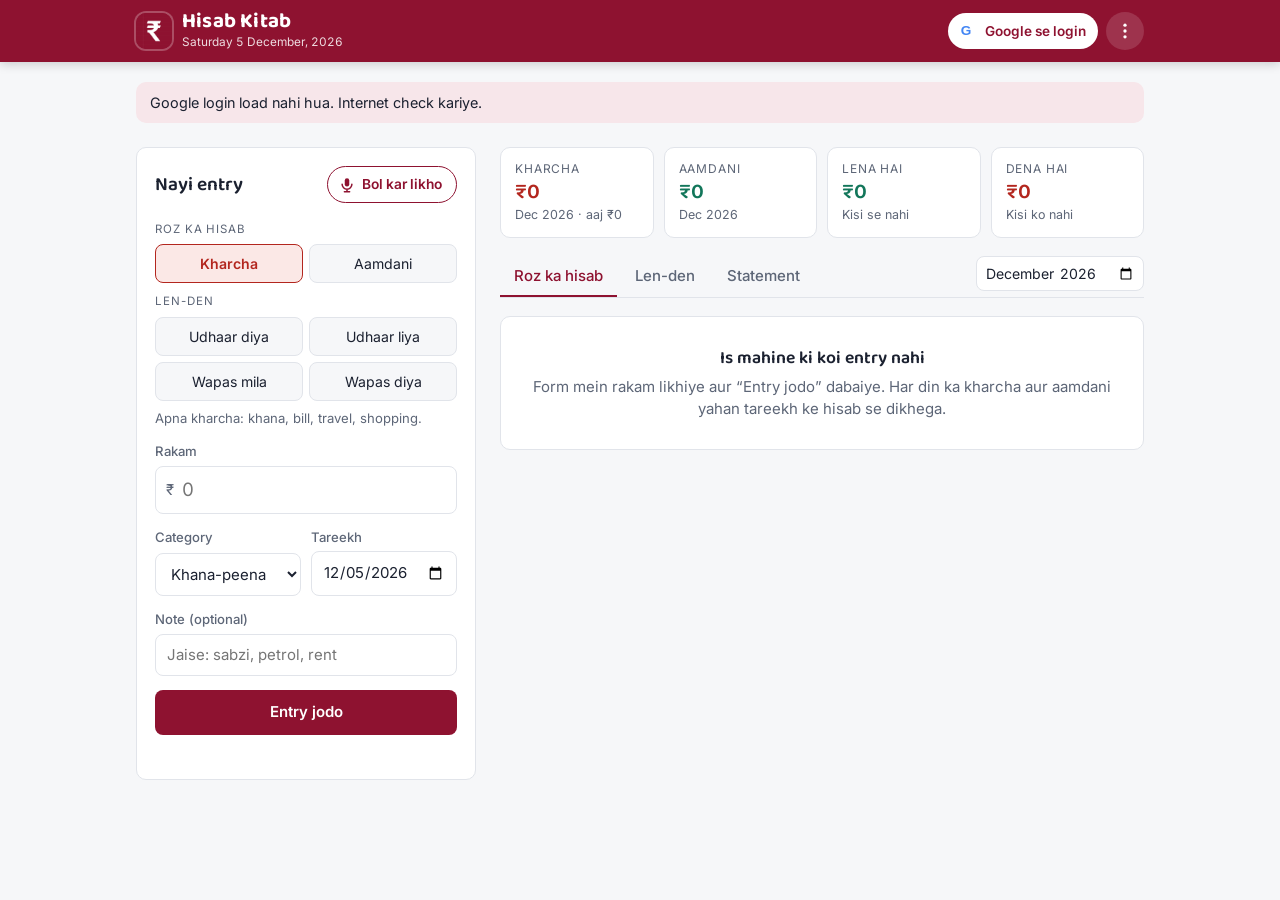
<file: index.html>
<!doctype html>
<html lang="hi-Latn">
<head>
<script>
// Moved from the old address (nazimkhan1.github.io/hisab-kitab). The old page sends this phone's saved data
// in the link after "#migrate=" because each address has its own browser storage. Nothing leaves the phone.
(function () {
  var h = location.hash;
  if (h.indexOf("#migrate=") !== 0) return;
  var ok = "1";
  try {
    var data = JSON.parse(decodeURIComponent(escape(atob(decodeURIComponent(h.slice(9))))));
    for (var k in data) {
      if (k.indexOf("hisab") !== 0 || typeof data[k] !== "string") continue;
      var cur = localStorage.getItem(k);
      if (cur == null) { localStorage.setItem(k, data[k]); continue; }
      if (k === "hisab-kitab-entries-v1") {
        var a = JSON.parse(cur) || [], b = JSON.parse(data[k]) || [], seen = {};
        a.forEach(function (e) { if (e) seen[e.id] = 1; });
        b.forEach(function (e) { if (e && !seen[e.id]) a.push(e); });
        localStorage.setItem(k, JSON.stringify(a));
      }
    }
  } catch (e) { ok = "err"; }
  try { sessionStorage.setItem("hisab-moved", ok); } catch (e) {}
  history.replaceState(null, "", location.pathname + location.search);
})();
</script>
<meta charset="utf-8">
<meta name="viewport" content="width=device-width,initial-scale=1,viewport-fit=cover">
<title>Hisab Kitab</title>
<link rel="manifest" href="manifest.json">
<meta name="theme-color" content="#8E1230">
<link rel="icon" type="image/png" sizes="192x192" href="icons/icon-192.png">
<link rel="apple-touch-icon" href="icons/apple-touch-icon.png">
<meta name="apple-mobile-web-app-capable" content="yes">
<meta name="mobile-web-app-capable" content="yes">
<meta name="apple-mobile-web-app-title" content="Hisab Kitab">
<meta name="apple-mobile-web-app-status-bar-style" content="black-translucent">
<link rel="preconnect" href="https://fonts.googleapis.com">
<link rel="preconnect" href="https://fonts.gstatic.com" crossorigin>
<link rel="stylesheet" href="https://fonts.googleapis.com/css2?family=Baloo+2:wght@600;700&family=Inter:wght@400;500;600&display=swap">
<style>
/* Layout: bahi-khata. A maroon cover band on top, then a ruled ledger page. Wide screens: entry form on the left, ledger on the right. Phones: one column. */
:root {
  --paper: #F6F7F9;
  --surface: #FFFFFF;
  --ink: #1B2130;
  --muted: #5D6677;
  --line: #E1E4EA;
  --khata: #8E1230;
  --khata-ink: #FFFFFF;
  --khata-soft: #F7E6EA;
  --accent-text: #8E1230;
  --jama: #12765A;
  --jama-soft: #E2F2EB;
  --naam: #B3261E;
  --naam-soft: #FBE8E6;
  --font-display: "Baloo 2", "Trebuchet MS", system-ui, sans-serif;
  --font-body: "Inter", system-ui, -apple-system, "Segoe UI", sans-serif;
  --radius: 10px;
}
@media (prefers-color-scheme: dark) {
  :root:not([data-theme="light"]) {
    --paper: #11141B; --surface: #191E28; --ink: #E7EAF0; --muted: #9AA3B3; --line: #2A3141;
    --khata: #6E0F27; --khata-ink: #FBECEF; --khata-soft: #3A1620; --accent-text: #F28DA2;
    --jama: #4FC79C; --jama-soft: #10302A; --naam: #F2786C; --naam-soft: #3A1916;
    color-scheme: dark;
  }
}
:root[data-theme="dark"] {
  --paper: #11141B; --surface: #191E28; --ink: #E7EAF0; --muted: #9AA3B3; --line: #2A3141;
  --khata: #6E0F27; --khata-ink: #FBECEF; --khata-soft: #3A1620; --accent-text: #F28DA2;
  --jama: #4FC79C; --jama-soft: #10302A; --naam: #F2786C; --naam-soft: #3A1916;
  color-scheme: dark;
}
* { box-sizing: border-box; }
[hidden] { display: none !important; }
html, body { margin: 0; }
img { max-width: 100%; }
body { background: var(--paper); color: var(--ink); font-family: var(--font-body); font-size: 15px; line-height: 1.5; }
.wrap { max-width: 1040px; margin: 0 auto; padding-left: max(16px, env(safe-area-inset-left, 0px)); padding-right: max(16px, env(safe-area-inset-right, 0px)); }

header.cover { background: var(--khata); color: var(--khata-ink); }
header.cover .wrap { padding-block: 22px 20px; display: flex; flex-wrap: wrap; align-items: flex-end; justify-content: space-between; gap: 8px 24px; }
header.cover h1 { font-family: var(--font-display); font-weight: 700; font-size: 2rem; line-height: 1; margin: 0; letter-spacing: .01em; }
header.cover p { margin: 4px 0 0; opacity: .85; font-size: .9rem; }
.head-side { display: grid; gap: 8px; justify-items: end; }
@media (max-width: 560px) { .head-side { justify-items: start; } }
.acct { display: flex; gap: 8px; align-items: center; flex-wrap: wrap; justify-content: flex-end; font-size: .82rem; }
@media (max-width: 560px) { .acct { justify-content: flex-start; } }
.acct .who { font-weight: 600; overflow-wrap: anywhere; display: inline-flex; gap: 7px; align-items: center; min-width: 0; }
.acct .avatar { width: 28px; height: 28px; border-radius: 50%; object-fit: cover; border: 2px solid rgba(255,255,255,.7); flex: none; }
.acct .initial { width: 28px; height: 28px; border-radius: 50%; display: inline-grid; place-items: center; background: var(--khata-ink); color: var(--khata); font-size: .85rem; font-weight: 700; flex: none; }
.acct .sync { padding: 2px 9px; border-radius: 999px; background: rgba(255,255,255,.16); white-space: nowrap; }
.acct .sync.err { background: #FFE1DC; color: #8A1C12; }
.acct button, .backup button.solid { font: inherit; font-size: .8rem; padding: 5px 10px; border-radius: 6px; border: 1px solid var(--khata-ink); background: var(--khata-ink); color: var(--khata); cursor: pointer; font-weight: 600; }
.acct button.ghost { background: transparent; color: var(--khata-ink); font-weight: 500; opacity: .9; }
.head-top { display: flex; gap: 10px; align-items: center; flex-wrap: wrap; justify-content: flex-end; }
@media (max-width: 560px) { .head-top { justify-content: flex-start; } }
.lang-pick select { font: inherit; font-size: .82rem; padding: 4px 8px; border-radius: 6px; border: 1px solid var(--khata-ink); background: transparent; color: var(--khata-ink); cursor: pointer; }
.lang-pick select option { color: var(--ink); background: var(--surface); }
.amt, .stat .v { unicode-bidi: isolate; direction: ltr; }
:root[lang="hi"] { --font-body: "Inter", "Noto Sans Devanagari", system-ui, sans-serif; }
:root[lang="bn"] { --font-display: "Baloo Da 2", "Noto Sans Bengali", system-ui, sans-serif; --font-body: "Noto Sans Bengali", system-ui, sans-serif; }
:root[lang="ur"] { --font-display: "Noto Nastaliq Urdu", "Noto Naskh Arabic", serif; --font-body: "Noto Nastaliq Urdu", "Noto Naskh Arabic", serif; }
:root[lang="ur"] body { line-height: 2; }
:root[lang="ur"] header.cover h1 { line-height: 1.6; }
.backup { display: flex; gap: 6px; flex-wrap: wrap; }
.backup button { font: inherit; font-size: .8rem; padding: 5px 10px; border-radius: 6px; border: 1px solid currentColor; background: transparent; color: var(--khata-ink); cursor: pointer; opacity: .9; }
.backup button:hover { opacity: 1; }
header.cover .today { font-size: .85rem; opacity: .9; font-variant-numeric: tabular-nums; }

main.wrap { padding-block: 20px 48px; display: grid; grid-template-columns: 340px minmax(0, 1fr); gap: 24px; align-items: start; }
@media (max-width: 820px) { main.wrap { grid-template-columns: minmax(0, 1fr); } }

.panel { background: var(--surface); border: 1px solid var(--line); border-radius: var(--radius); }
.note { grid-column: 1 / -1; padding: 10px 14px; border-radius: var(--radius); background: var(--khata-soft); color: var(--ink); font-size: .9rem; }

/* Entry form */
form.entry { padding: 18px; display: grid; gap: 14px; position: sticky; top: calc(env(safe-area-inset-top, 0px) + 12px); }
@media (max-width: 820px) { form.entry { position: static; } }
form.entry h2, .section-title { font-family: var(--font-display); font-weight: 600; font-size: 1.2rem; margin: 0; line-height: 1.2; }
.types { display: grid; grid-template-columns: 1fr 1fr; gap: 6px; }
.types button { font: inherit; font-size: .88rem; padding: 8px 6px; border-radius: 8px; border: 1px solid var(--line); background: var(--paper); color: var(--ink); cursor: pointer; }
.types button[aria-pressed="true"].in { background: var(--jama-soft); border-color: var(--jama); color: var(--jama); font-weight: 600; }
.types button[aria-pressed="true"].out { background: var(--naam-soft); border-color: var(--naam); color: var(--naam); font-weight: 600; }
.types .group-label { grid-column: 1 / -1; font-size: .72rem; text-transform: uppercase; letter-spacing: .08em; color: var(--muted); margin-top: 4px; }
.hint { font-size: .82rem; color: var(--muted); margin: -6px 0 0; }
.field { display: grid; gap: 4px; }
.field label { font-size: .82rem; font-weight: 500; color: var(--muted); }
.field input, .field select { font: inherit; padding: 9px 11px; border-radius: 8px; border: 1px solid var(--line); background: var(--surface); color: var(--ink); width: 100%; min-width: 0; }
.field input:focus-visible, .field select:focus-visible, button:focus-visible { outline: 2px solid var(--accent-text); outline-offset: 2px; }
.amount-input { position: relative; }
.amount-input span { position: absolute; inset-inline-start: 11px; top: 50%; transform: translateY(-50%); color: var(--muted); }
.amount-input input { padding-inline-start: 26px; font-size: 1.15rem; font-variant-numeric: tabular-nums; }
.row2 { display: grid; grid-template-columns: 1fr 1fr; gap: 10px; }
.primary { font: inherit; font-weight: 600; padding: 11px; border-radius: 8px; border: 0; background: var(--khata); color: var(--khata-ink); cursor: pointer; }
.primary:disabled { opacity: .6; cursor: default; }
.form-msg { font-size: .85rem; margin: -4px 0 0; min-height: 1.2em; }
.form-msg.err { color: var(--naam); }
.form-msg.ok { color: var(--jama); }

/* Ledger side */
.ledger { display: grid; gap: 18px; min-width: 0; }
.ledger > * { min-width: 0; }
.stats { display: grid; grid-template-columns: repeat(4, minmax(0, 1fr)); gap: 10px; }
@media (max-width: 560px) { .stats { grid-template-columns: repeat(2, minmax(0, 1fr)); } }
.stat { padding: 12px 14px; }
.stat .k { font-size: .75rem; text-transform: uppercase; letter-spacing: .07em; color: var(--muted); }
.stat .v { font-family: var(--font-display); font-size: 1.35rem; font-weight: 600; font-variant-numeric: tabular-nums; line-height: 1.3; overflow-wrap: anywhere; }
.stat .s { font-size: .78rem; color: var(--muted); }
.v.in { color: var(--jama); } .v.out { color: var(--naam); }

.tabs { display: flex; gap: 4px; border-bottom: 1px solid var(--line); flex-wrap: wrap; align-items: center; }
.tabs button { font: inherit; font-weight: 500; padding: 8px 14px; border: 0; background: none; color: var(--muted); cursor: pointer; border-bottom: 2px solid transparent; margin-bottom: -1px; }
.tabs button[aria-selected="true"] { color: var(--accent-text); border-bottom-color: var(--accent-text); }
.tabs .month { margin-inline-start: auto; padding-bottom: 6px; }
.tabs .month input { font: inherit; font-size: .88rem; padding: 5px 8px; border-radius: 8px; border: 1px solid var(--line); background: var(--surface); color: var(--ink); }

.day { overflow: hidden; }
.day-head { display: flex; justify-content: space-between; align-items: baseline; gap: 12px; padding: 10px 14px; background: var(--paper); border-bottom: 1px solid var(--line); flex-wrap: wrap; }
.day-head b { font-weight: 600; }
.day-head .tot { font-size: .85rem; color: var(--muted); font-variant-numeric: tabular-nums; }
.entry-row { display: grid; grid-template-columns: auto minmax(0, 1fr) auto auto; gap: 10px; align-items: center; padding: 10px 14px; border-bottom: 1px solid var(--line); }
.entry-row:last-child { border-bottom: 0; }
.pill { font-size: .72rem; font-weight: 600; padding: 3px 8px; border-radius: 999px; white-space: nowrap; }
.pill.in { background: var(--jama-soft); color: var(--jama); }
.pill.out { background: var(--naam-soft); color: var(--naam); }
.desc { min-width: 0; }
.desc .t { overflow-wrap: anywhere; }
.desc .m { font-size: .8rem; color: var(--muted); overflow-wrap: anywhere; }
.amt { font-weight: 600; font-variant-numeric: tabular-nums; white-space: nowrap; }
.amt.in { color: var(--jama); } .amt.out { color: var(--naam); }
.icon-btn { font: inherit; border: 0; background: none; color: var(--muted); cursor: pointer; padding: 4px 6px; border-radius: 6px; font-size: 1.1rem; line-height: 1; }
.icon-btn:hover { background: var(--paper); color: var(--naam); }
.confirm { display: flex; gap: 6px; align-items: center; font-size: .82rem; flex-wrap: wrap; justify-content: flex-end; }
.confirm button { font: inherit; font-size: .82rem; padding: 4px 9px; border-radius: 6px; border: 1px solid var(--line); background: var(--surface); color: var(--ink); cursor: pointer; }
.confirm button.danger { background: var(--naam); border-color: var(--naam); color: var(--surface); }

.cats { padding: 14px; display: grid; gap: 8px; }
.cat { display: grid; grid-template-columns: 90px minmax(0, 1fr) auto; gap: 10px; align-items: center; font-size: .88rem; }
.bar { height: 8px; background: var(--paper); border-radius: 999px; overflow: hidden; }
.bar i { display: block; height: 100%; background: var(--naam); border-radius: 999px; }
.cat .amt { font-weight: 500; }

.person { overflow: hidden; }
.person-head { width: 100%; font: inherit; color: inherit; display: flex; justify-content: space-between; align-items: center; gap: 12px; padding: 12px 14px; border: 0; background: none; cursor: pointer; text-align: start; flex-wrap: wrap; }
.person-head .name { font-weight: 600; overflow-wrap: anywhere; }
.bal { font-size: .85rem; font-weight: 600; padding: 4px 10px; border-radius: 999px; font-variant-numeric: tabular-nums; white-space: nowrap; }
.bal.in { background: var(--jama-soft); color: var(--jama); }
.bal.out { background: var(--naam-soft); color: var(--naam); }
.bal.zero { background: var(--paper); color: var(--muted); }
.person-body { border-top: 1px solid var(--line); }
.person-actions { display: flex; gap: 8px; padding: 10px 14px; flex-wrap: wrap; background: var(--paper); }
.person-actions button { font: inherit; font-size: .85rem; padding: 6px 12px; border-radius: 8px; border: 1px solid var(--line); background: var(--surface); color: var(--ink); cursor: pointer; }

.empty { padding: 28px 18px; text-align: center; color: var(--muted); }
.empty b { display: block; color: var(--ink); font-family: var(--font-display); font-size: 1.1rem; font-weight: 600; margin-bottom: 4px; }
.list { display: grid; gap: 12px; }
.welcome { position: fixed; inset: 0; z-index: 60; display: grid; place-items: center; padding: max(16px, env(safe-area-inset-top, 0px)) max(16px, env(safe-area-inset-right, 0px)) max(16px, env(safe-area-inset-bottom, 0px)) max(16px, env(safe-area-inset-left, 0px)); background: rgba(10, 12, 18, .55); }
.welcome .card { width: min(420px, 100%); background: var(--surface); color: var(--ink); border-radius: 16px; padding: 24px 20px 18px; display: grid; gap: 12px; text-align: center; box-shadow: 0 20px 60px rgba(0,0,0,.3); border-top: 5px solid var(--khata); }
.welcome img { width: 64px; height: 64px; border-radius: 14px; justify-self: center; }
.welcome h2 { font-family: var(--font-display); font-weight: 700; font-size: 1.35rem; margin: 0; line-height: 1.3; }
.welcome p { margin: 0; color: var(--muted); font-size: .95rem; }
.welcome .g { font: inherit; font-weight: 600; font-size: 1rem; padding: 13px; border-radius: 10px; border: 0; background: var(--khata); color: var(--khata-ink); cursor: pointer; display: flex; gap: 10px; align-items: center; justify-content: center; }
.welcome .g:disabled { opacity: .6; cursor: default; }
.welcome .g b { display: inline-grid; place-items: center; width: 24px; height: 24px; border-radius: 50%; background: #fff; color: #4285F4; font-family: Arial, sans-serif; font-weight: 700; }
.welcome .skip { font: inherit; font-size: .88rem; padding: 8px; border: 0; background: none; color: var(--muted); cursor: pointer; text-decoration: underline; }
.welcome .privacy { font-size: .78rem; color: var(--muted); margin: 0; }
.welcome .privacy a { color: var(--muted); }
.welcome select { justify-self: center; font: inherit; font-size: .85rem; padding: 5px 9px; border-radius: 8px; border: 1px solid var(--line); background: var(--paper); color: var(--ink); }
.install-sheet { position: fixed; left: 0; right: 0; bottom: 0; z-index: 50; padding: 16px max(16px, env(safe-area-inset-right, 0px)) calc(16px + env(safe-area-inset-bottom, 0px)) max(16px, env(safe-area-inset-left, 0px)); background: var(--surface); border-top: 3px solid var(--khata); box-shadow: 0 -8px 30px rgba(0,0,0,.18); }
.install-sheet .in { max-width: 560px; margin: 0 auto; display: grid; grid-template-columns: 56px minmax(0, 1fr); gap: 4px 14px; align-items: center; }
.install-sheet img { width: 56px; height: 56px; border-radius: 12px; grid-row: span 2; }
.install-sheet b { font-family: var(--font-display); font-size: 1.15rem; font-weight: 600; }
.install-sheet p { margin: 0; color: var(--muted); font-size: .88rem; }
.install-sheet ol { grid-column: 1 / -1; margin: 8px 0 0; padding-inline-start: 20px; font-size: .9rem; display: grid; gap: 4px; }
.install-sheet .acts { grid-column: 1 / -1; display: flex; gap: 8px; margin-top: 10px; }
.install-sheet .acts button { flex: 1; font: inherit; font-weight: 600; padding: 11px; border-radius: 8px; cursor: pointer; border: 1px solid var(--line); background: var(--paper); color: var(--ink); }
.install-sheet .acts button.go { background: var(--khata); border-color: var(--khata); color: var(--khata-ink); }
@media (prefers-reduced-motion: no-preference) { .install-sheet { animation: sheet-up .25s ease-out; } @keyframes sheet-up { from { transform: translateY(100%); } to { transform: none; } } }
@media (prefers-reduced-motion: no-preference) { .form-msg.ok { transition: opacity .3s; } }

/* ---- app bar ---- */
header.appbar { position: sticky; top: env(safe-area-inset-top, 0px); z-index: 30; box-shadow: 0 2px 10px rgba(0,0,0,.18); }
body::before { content: ""; position: fixed; inset: 0 0 auto; height: env(safe-area-inset-top, 0px); z-index: 31; background: var(--khata); }
header.appbar .appbar-row { padding-block: 10px; display: flex; align-items: center; justify-content: space-between; gap: 10px; flex-wrap: nowrap; }
.brand { display: flex; align-items: center; gap: 10px; min-width: 0; }
.brand img { width: 36px; height: 36px; border-radius: 10px; flex: none; box-shadow: 0 0 0 2px rgba(255,255,255,.25); }
.brand-text { min-width: 0; }
header.appbar h1 { font-size: 1.3rem; line-height: 1.15; white-space: nowrap; overflow: hidden; text-overflow: ellipsis; }
header.appbar .today { font-size: .74rem; opacity: .85; white-space: nowrap; overflow: hidden; text-overflow: ellipsis; }
.bar-actions { display: flex; align-items: center; gap: 8px; flex: none; }
.bar-actions .acct { display: flex; align-items: center; gap: 8px; flex-wrap: nowrap; }
.icon-round { width: 38px; height: 38px; border-radius: 50%; display: grid; place-items: center; border: 0; background: rgba(255,255,255,.14); color: var(--khata-ink); cursor: pointer; padding: 0; }
.icon-round:hover { background: rgba(255,255,255,.24); }
.bar-actions .acct .login-pill { display: inline-flex; align-items: center; gap: 7px; font: inherit; font-size: .85rem; font-weight: 600; padding: 6px 12px 6px 6px; border-radius: 999px; border: 0; background: var(--khata-ink); color: var(--khata); cursor: pointer; white-space: nowrap; }
.bar-actions .acct .login-pill b { width: 24px; height: 24px; border-radius: 50%; display: inline-grid; place-items: center; background: #fff; color: #4285F4; font-family: Arial, sans-serif; }
.bar-actions .acct .sync-dot { width: 30px; height: 30px; border-radius: 50%; border: 0; display: grid; place-items: center; font: inherit; font-size: .9rem; font-weight: 700; cursor: pointer; padding: 0; }
.bar-actions .acct .sync-dot.ok { background: rgba(255,255,255,.16); color: #B9F6D8; }
.bar-actions .acct .sync-dot.saving { background: rgba(255,255,255,.16); color: var(--khata-ink); }
.bar-actions .acct .sync-dot.warn { background: #FFE9B0; color: #6B4A00; }
.bar-actions .acct .sync-dot.err { background: #FFE1DC; color: #8A1C12; }
.acct .who .nm { max-width: 9em; overflow: hidden; text-overflow: ellipsis; white-space: nowrap; }
@media (max-width: 560px) { .acct .who .nm { display: none; } .bar-actions .acct .login-pill span { display: none; } .bar-actions .acct .login-pill { padding: 5px; } }
.menu-wrap { position: relative; }
.menu { position: absolute; top: calc(100% + 8px); inset-inline-end: 0; min-width: 240px; max-width: calc(100vw - 32px); background: var(--surface); color: var(--ink); border: 1px solid var(--line); border-radius: 14px; box-shadow: 0 14px 40px rgba(0,0,0,.28); padding: 6px; z-index: 40; display: grid; gap: 2px; }
.menu > button, .menu > a { font: inherit; font-size: .95rem; text-align: start; padding: 11px 12px; border-radius: 10px; border: 0; background: none; color: var(--ink); cursor: pointer; text-decoration: none; }
.menu > button:hover, .menu > a:hover, .menu > button:focus-visible, .menu > a:focus-visible { background: var(--paper); }
.menu > a { color: var(--muted); font-size: .88rem; }
.menu .danger { color: var(--naam); font-weight: 600; }
.menu-lang { display: flex; align-items: center; justify-content: space-between; gap: 10px; padding: 8px 12px; font-size: .95rem; }
.menu-lang select { font: inherit; font-size: .9rem; padding: 5px 8px; border-radius: 8px; border: 1px solid var(--line); background: var(--paper); color: var(--ink); }
.menu-sep { height: 1px; background: var(--line); margin: 4px 6px; }

/* ---- bottom tabs (phones) ---- */
.bottom-nav { display: none; }
@media (max-width: 820px) {
  .bottom-nav { display: grid; grid-template-columns: repeat(4, 1fr); position: fixed; left: 0; right: 0; bottom: 0; z-index: 35; background: var(--surface); border-top: 1px solid var(--line); box-shadow: 0 -4px 16px rgba(0,0,0,.08); padding: 6px max(8px, env(safe-area-inset-right, 0px)) calc(6px + env(safe-area-inset-bottom, 0px)) max(8px, env(safe-area-inset-left, 0px)); }
  .bottom-nav button { font: inherit; font-size: .74rem; font-weight: 500; display: grid; justify-items: center; gap: 2px; padding: 6px 4px; border: 0; background: none; color: var(--muted); cursor: pointer; border-radius: 12px; }
  .bottom-nav button svg { padding: 3px 14px; box-sizing: content-box; border-radius: 999px; }
  .bottom-nav button[aria-current="page"] { color: var(--accent-text); font-weight: 600; }
  .bottom-nav button[aria-current="page"] svg { background: var(--khata-soft); }
  main.wrap { padding-bottom: calc(96px + env(safe-area-inset-bottom, 0px)); }
  body[data-view="add"] .ledger { display: none; }
  body[data-view="roz"] form.entry, body[data-view="lenden"] form.entry, body[data-view="stmt"] form.entry { display: none; }
  .tabs [role=tab] { display: none; }
  .tabs { border-bottom: 0; }
  .install-sheet { bottom: calc(64px + env(safe-area-inset-bottom, 0px)); }
}
.stmt-ctl { padding: 12px 14px; display: grid; gap: 10px; }
.seg { display: inline-flex; border: 1px solid var(--line); border-radius: 999px; padding: 3px; gap: 2px; background: var(--paper); justify-self: start; flex-wrap: wrap; }
.seg button { font: inherit; font-size: .86rem; font-weight: 500; border: 0; background: none; color: var(--muted); padding: 6px 14px; border-radius: 999px; cursor: pointer; }
.seg button[aria-pressed="true"] { background: var(--surface); color: var(--accent-text); font-weight: 600; box-shadow: 0 1px 3px rgba(0,0,0,.12); }
.stmt-row { display: flex; flex-wrap: wrap; gap: 8px; align-items: end; }
.stmt-row label { display: grid; gap: 3px; font-size: .78rem; color: var(--muted); }
.stmt-row input, .stmt-row select { font: inherit; font-size: .9rem; padding: 7px 9px; border-radius: 8px; border: 1px solid var(--line); background: var(--surface); color: var(--ink); min-width: 0; }
.stmt-actions { display: flex; flex-wrap: wrap; gap: 8px; }
.stmt-actions button { font: inherit; font-size: .85rem; font-weight: 500; padding: 7px 12px; border-radius: 999px; border: 1px solid var(--line); background: var(--surface); color: var(--accent-text); cursor: pointer; }
.stmt-sum { display: grid; grid-template-columns: repeat(4, minmax(0, 1fr)); }
.stmt-sum > div { padding: 10px 12px; border-inline-end: 1px solid var(--line); }
.stmt-sum > div:last-child { border-inline-end: 0; }
.stmt-sum .k { font-size: .75rem; color: var(--muted); }
.stmt-sum .v { font-weight: 600; font-variant-numeric: tabular-nums; unicode-bidi: isolate; direction: ltr; }
@media (max-width: 560px) { .stmt-sum { grid-template-columns: repeat(2, minmax(0, 1fr)); } .stmt-sum > div:nth-child(2) { border-inline-end: 0; } .stmt-sum > div:nth-child(-n+2) { border-bottom: 1px solid var(--line); } }
.stmt-head { padding: 10px 14px; display: flex; justify-content: space-between; gap: 8px; flex-wrap: wrap; border-bottom: 1px solid var(--line); }
.stmt-head b { font-weight: 600; }
.stmt-head span { color: var(--muted); font-size: .85rem; }
.stmt-scroll { overflow-x: auto; }
table.stmt { width: 100%; border-collapse: collapse; font-size: .85rem; }
table.stmt th { text-align: start; font-weight: 600; font-size: .74rem; color: var(--muted); padding: 8px 10px; background: var(--paper); border-bottom: 1px solid var(--line); white-space: nowrap; }
table.stmt td { padding: 8px 10px; border-bottom: 1px solid var(--line); vertical-align: top; }
table.stmt tr:last-child td { border-bottom: 0; }
table.stmt .num { text-align: end; font-variant-numeric: tabular-nums; white-space: nowrap; unicode-bidi: isolate; direction: ltr; }
table.stmt td.num { text-align: end; }
table.stmt .dt { white-space: nowrap; color: var(--muted); }
table.stmt .ds b { font-weight: 500; display: block; }
table.stmt .ds small { color: var(--muted); }
table.stmt .op td { background: var(--paper); font-weight: 600; }
table.stmt .dr { color: var(--naam); }
table.stmt .cr { color: var(--jama); }
@media (max-width: 420px) { table.stmt { font-size: .78rem; } table.stmt th, table.stmt td { padding: 7px 6px; } }
.print-only { display: none; }
@media print {
  body { background: #fff !important; color: #000 !important; }
  header.cover, form.entry, .bottom-nav, .tabs, #stats, .stmt-ctl, .install-sheet, #welcome, .note, .no-print { display: none !important; }
  main.wrap { display: block !important; padding: 0 !important; max-width: none !important; }
  .ledger { display: block !important; }
  .print-only { display: block; margin: 0 0 10px; }
  .panel { border-color: #ccc !important; box-shadow: none !important; break-inside: auto; }
  table.stmt tr { break-inside: avoid; }
}
#splash { position: fixed; inset: 0; z-index: 100; display: grid; place-content: center; justify-items: center; gap: 14px; background: #8E1230; color: #fff; transition: opacity .3s; }
#splash img { width: 84px; height: 84px; border-radius: 22px; box-shadow: 0 8px 24px rgba(0,0,0,.25); }
#splash b { font: 700 1.5rem/1 "Baloo 2", system-ui, sans-serif; letter-spacing: .3px; }
#splash i { width: 26px; height: 26px; border-radius: 50%; border: 3px solid rgba(255,255,255,.3); border-top-color: #fff; animation: hk-spin .8s linear infinite; }
#splash.gone { opacity: 0; pointer-events: none; }
@keyframes hk-spin { to { transform: rotate(360deg); } }
@media print { #splash { display: none !important; } }
.form-head { display: flex; align-items: center; justify-content: space-between; gap: 10px; }
.mic-btn { font: inherit; font-size: .86rem; font-weight: 600; display: inline-flex; align-items: center; gap: 6px; padding: 7px 14px 7px 10px; border-radius: 999px; border: 1px solid var(--khata); background: var(--surface); color: var(--accent-text); cursor: pointer; white-space: nowrap; }
.mic-btn svg { flex: none; }
.mic-btn.on { background: var(--khata); color: #fff; border-color: var(--khata); }
@media (prefers-reduced-motion: no-preference) { .mic-btn.on { animation: mic-pulse 1.2s ease-out infinite; } @keyframes mic-pulse { 0% { box-shadow: 0 0 0 0 rgba(142,18,48,.45); } 100% { box-shadow: 0 0 0 14px rgba(142,18,48,0); } } }
.voice-msg { font-size: .88rem; margin: -6px 0 0; padding: 8px 12px; border-radius: 10px; background: var(--paper); border: 1px dashed var(--line); color: var(--ink); overflow-wrap: anywhere; }
.voice-msg.ok { border-color: var(--jama); }
.voice-msg.err { border-color: var(--naam); color: var(--naam); }
.vlist-wrap { position: fixed; inset: 0; z-index: 60; background: rgba(10, 12, 18, .5); display: flex; align-items: flex-end; justify-content: center; }
@media (min-width: 640px) { .vlist-wrap { align-items: center; } }
.vlist { width: 100%; max-width: 540px; max-height: 88vh; overflow: auto; border-radius: 18px 18px 0 0; padding: 16px 16px calc(16px + env(safe-area-inset-bottom, 0px)); display: grid; gap: 12px; }
@media (min-width: 640px) { .vlist { border-radius: 18px; } }
.vlist h2 { margin: 0; font-family: var(--font-display); font-size: 1.2rem; }
.vlist .heard { margin: 0; font-size: .85rem; color: var(--muted); overflow-wrap: anywhere; }
.vlist .hint { margin: 0; font-size: .8rem; color: var(--muted); }
.vlist-date { display: flex; align-items: center; gap: 8px; font-size: .85rem; color: var(--muted); }
.vlist-date input, .vrow input[type=text], .vrow input[type=number], .vrow select { font: inherit; font-size: .92rem; padding: 7px 9px; border-radius: 8px; border: 1px solid var(--line); background: var(--surface); color: var(--ink); min-width: 0; }
.vrow { display: grid; grid-template-columns: auto minmax(0, 1fr) 110px; gap: 6px 8px; align-items: center; padding: 10px 0; border-top: 1px solid var(--line); }
.vrow input[type=checkbox] { width: 20px; height: 20px; accent-color: var(--khata); }
.vrow .vamt-wrap { display: flex; align-items: center; gap: 4px; font-weight: 600; }
.vrow .vamt-wrap input { width: 100%; text-align: end; }
.vrow .vmeta { grid-column: 2 / -1; display: flex; gap: 8px; align-items: center; flex-wrap: wrap; font-size: .82rem; color: var(--muted); }
.vrow .vmeta select { font-size: .82rem; padding: 4px 6px; }
.vrow .vqty { padding: 2px 8px; border-radius: 999px; background: var(--paper); border: 1px solid var(--line); }
.vrow.off .vname, .vrow.off .vamt-wrap { opacity: .45; text-decoration: line-through; }
.vlist-foot { display: flex; align-items: center; justify-content: space-between; gap: 10px; border-top: 1px solid var(--line); padding-top: 12px; flex-wrap: wrap; }
.vlist-foot .tot { font-weight: 600; font-size: 1.05rem; unicode-bidi: isolate; }
.vlist-foot .btns { display: flex; gap: 8px; }
.vlist-foot button { font: inherit; font-weight: 600; padding: 10px 16px; border-radius: 10px; border: 1px solid var(--line); background: var(--surface); color: var(--ink); cursor: pointer; }
.vlist-foot button.primary { background: var(--khata); border-color: var(--khata); color: #fff; }
.vlist-foot button:disabled { opacity: .5; cursor: default; }
.toast { position: fixed; left: 50%; bottom: 28px; z-index: 70; transform: translateX(-50%); display: flex; width: max-content; align-items: center; gap: 8px; max-width: calc(100vw - 32px); padding: 12px 20px; border-radius: 999px; background: #12765A; color: #fff; font-weight: 600; font-size: .95rem; box-shadow: 0 8px 24px rgba(0,0,0,.22); pointer-events: none; }
.toast b { display: grid; place-items: center; width: 22px; height: 22px; border-radius: 50%; background: rgba(255,255,255,.25); font-size: .8rem; flex: none; }
@media (max-width: 820px) { .toast { bottom: calc(84px + env(safe-area-inset-bottom, 0px)); } }
@media (prefers-reduced-motion: no-preference) { .toast:not([hidden]) { animation: toast-in .25s ease-out; } @keyframes toast-in { from { opacity: 0; transform: translate(-50%, 12px); } to { opacity: 1; transform: translate(-50%, 0); } } }
@media print { .toast { display: none !important; } }
</style>
<meta name="google-adsense-account" content="ca-pub-4135041725422483">
<script async src="https://pagead2.googlesyndication.com/pagead/js/adsbygoogle.js?client=ca-pub-4135041725422483" crossorigin="anonymous"></script>
</head>
<body>
<div id="splash" aria-hidden="true"><img src="icons/icon-192.png" alt=""><b>Hisab Kitab</b><i></i></div>

<header class="cover appbar">
  <div class="wrap appbar-row">
    <div class="brand">
      <img src="icons/icon-192.png" alt="" width="36" height="36">
      <div class="brand-text">
        <h1 data-i18n="app.title">Hisab Kitab</h1>
        <div class="today" id="todayLabel"></div>
      </div>
    </div>
    <div class="bar-actions">
      <div class="acct" id="acct"></div>
      <div class="menu-wrap">
        <button type="button" class="icon-round" id="menuBtn" aria-haspopup="true" aria-expanded="false" aria-controls="menu" aria-label="Menu"><svg width="20" height="20" viewBox="0 0 24 24" aria-hidden="true"><circle cx="12" cy="5" r="2" fill="currentColor"/><circle cx="12" cy="12" r="2" fill="currentColor"/><circle cx="12" cy="19" r="2" fill="currentColor"/></svg></button>
        <div class="menu" id="menu" role="menu" hidden>
          <label class="menu-lang"><span data-i18n="lang.label">Bhasha</span><select id="langSel" aria-label="Language / भाषा / ভাষা / زبان"></select></label>
          <button type="button" role="menuitem" id="installBtn" data-i18n="btn.install" hidden>App install karo</button>
          <button type="button" role="menuitem" id="menuSync" data-i18n="acc.sync" hidden>Sync karo</button>
          <button type="button" role="menuitem" id="exportBtn" data-i18n="btn.export">Backup lo</button>
          <button type="button" role="menuitem" id="importBtn" data-i18n="btn.import">Backup se wapas lao</button>
          <input type="file" id="importFile" accept="application/json,.json" hidden>
          <div class="menu-sep"></div>
          <a role="menuitem" href="terms.html">Terms</a>
          <a role="menuitem" href="privacy.html">Privacy policy</a>
          <a role="menuitem" href="guide/" data-i18n="menu.guide">Guide &amp; tips</a>
          <button type="button" role="menuitem" id="menuLogout" class="danger" data-i18n="acc.logout" hidden>Logout</button>
        </div>
      </div>
    </div>
  </div>
</header>

<main class="wrap">
  <div class="note" id="note" hidden></div>

  <form class="entry panel" id="entryForm" novalidate>
    <div class="form-head">
      <h2 data-i18n="form.title">Nayi entry</h2>
      <button type="button" class="mic-btn" id="micBtn" aria-pressed="false" hidden><svg width="18" height="18" viewBox="0 0 24 24" aria-hidden="true"><rect x="9" y="3" width="6" height="11" rx="3" fill="currentColor"/><path d="M5.5 11a6.5 6.5 0 0 0 13 0M12 17.5V21M8.5 21h7" stroke="currentColor" stroke-width="2" stroke-linecap="round" fill="none"/></svg><span data-i18n="voice.btn">Bol kar likho</span></button>
    </div>
    <p class="voice-msg" id="voiceMsg" role="status" hidden></p>
    <div class="types" id="types" role="group" data-i18n-aria="form.typesAria" aria-label="Entry ka type">
      <div class="group-label" data-i18n="group.daily">Roz ka hisab</div>
      <button type="button" data-type="kharcha" class="out" data-i18n="type.kharcha">Kharcha</button>
      <button type="button" data-type="aamdani" class="in" data-i18n="type.aamdani">Aamdani</button>
      <div class="group-label" data-i18n="group.lenden">Len-den</div>
      <button type="button" data-type="diya" class="out" data-i18n="type.diya">Udhaar diya</button>
      <button type="button" data-type="liya" class="in" data-i18n="type.liya">Udhaar liya</button>
      <button type="button" data-type="mila" class="in" data-i18n="type.mila">Wapas mila</button>
      <button type="button" data-type="lautaya" class="out" data-i18n="type.lautaya">Wapas diya</button>
    </div>
    <p class="hint" id="typeHint"></p>

    <div class="field">
      <label for="amount" data-i18n="f.amount">Rakam</label>
      <div class="amount-input"><span>₹</span><input id="amount" type="number" inputmode="decimal" min="0" step="0.01" placeholder="0" required></div>
    </div>

    <div class="field" id="personField" hidden>
      <label for="person" data-i18n="f.person">Kiske saath</label>
      <input id="person" list="peopleList" autocomplete="off" data-i18n-ph="f.personPh" placeholder="Naam, jaise Ramesh">
      <datalist id="peopleList"></datalist>
    </div>

    <div class="row2">
      <div class="field" id="categoryField">
        <label for="category" data-i18n="f.category">Category</label>
        <select id="category"></select>
      </div>
      <div class="field">
        <label for="date" data-i18n="f.date">Tareekh</label>
        <input id="date" type="date" required>
      </div>
    </div>

    <div class="field">
      <label for="noteInput" data-i18n="f.note">Note (optional)</label>
      <input id="noteInput" type="text" maxlength="120" data-i18n-ph="f.notePh" placeholder="Jaise: sabzi, petrol, rent">
    </div>

    <button class="primary" id="saveBtn" type="submit" data-i18n="f.save">Entry jodo</button>
    <p class="form-msg" id="formMsg" role="status"></p>
  </form>

  <section class="ledger">
    <div class="stats" id="stats"></div>

    <div class="tabs" role="tablist">
      <button role="tab" id="tab-roz" data-tab="roz" aria-selected="true" data-i18n="group.daily">Roz ka hisab</button>
      <button role="tab" id="tab-lenden" data-tab="lenden" aria-selected="false" data-i18n="group.lenden">Len-den</button>
      <button role="tab" id="tab-stmt" data-tab="stmt" aria-selected="false" data-i18n="stmt.tab">Statement</button>
      <label class="month" id="monthWrap"><input id="month" type="month" data-i18n-aria="f.monthAria" aria-label="Mahina chuno"></label>
    </div>

    <div id="view" class="list"></div>
  </section>
</main>

<div class="toast" id="toast" role="status" aria-live="polite" hidden></div>
<div class="vlist-wrap" id="vlist" hidden>
  <div class="vlist panel" role="dialog" aria-modal="true" aria-labelledby="vlistTitle">
    <h2 id="vlistTitle"></h2>
    <p class="heard" id="vlistHeard"></p>
    <label class="vlist-date"><span data-i18n="f.date">Tareekh</span><input type="date" id="vlistDate"></label>
    <div id="vlistRows"></div>
    <p class="hint" data-i18n="vlist.hint"></p>
    <div class="vlist-foot">
      <span class="tot"><span data-i18n="vlist.total">Total</span> <b id="vlistTotal"></b></span>
      <span class="btns"><button type="button" id="vlistCancel" data-i18n="vlist.cancel">Cancel</button><button type="button" class="primary" id="vlistAdd"></button></span>
    </div>
  </div>
</div>

<nav class="bottom-nav" id="bottomNav" aria-label="Sections">
  <button type="button" data-nav="add"><svg width="24" height="24" viewBox="0 0 24 24" aria-hidden="true"><path d="M12 5v14M5 12h14" stroke="currentColor" stroke-width="2.4" stroke-linecap="round" fill="none"/></svg><span data-i18n="form.title">Nayi entry</span></button>
  <button type="button" data-nav="roz"><svg width="24" height="24" viewBox="0 0 24 24" aria-hidden="true"><rect x="4" y="3" width="16" height="18" rx="2.5" stroke="currentColor" stroke-width="2" fill="none"/><path d="M8 8h8M8 12h8M8 16h5" stroke="currentColor" stroke-width="2" stroke-linecap="round" fill="none"/></svg><span data-i18n="group.daily">Roz ka hisab</span></button>
  <button type="button" data-nav="lenden"><svg width="24" height="24" viewBox="0 0 24 24" aria-hidden="true"><circle cx="9" cy="8" r="3.2" stroke="currentColor" stroke-width="2" fill="none"/><path d="M3 20c0-3.3 2.7-6 6-6s6 2.7 6 6" stroke="currentColor" stroke-width="2" stroke-linecap="round" fill="none"/><path d="M16 4.5a3 3 0 0 1 0 6M18 14.5c1.8.8 3 2.6 3 4.8" stroke="currentColor" stroke-width="2" stroke-linecap="round" fill="none"/></svg><span data-i18n="group.lenden">Len-den</span></button>
  <button type="button" data-nav="stmt"><svg width="24" height="24" viewBox="0 0 24 24" aria-hidden="true"><path d="M6 3h9l4 4v14H6z" stroke="currentColor" stroke-width="2" stroke-linejoin="round" fill="none"/><path d="M9 11h7M9 15h7M9 19h4" stroke="currentColor" stroke-width="2" stroke-linecap="round" fill="none"/></svg><span data-i18n="stmt.tab">Statement</span></button>
</nav>

<div class="welcome" id="welcome" role="dialog" aria-modal="true" aria-labelledby="welcomeTitle" hidden>
  <div class="card">
    <img src="icons/icon-192.png" alt="">
    <h2 id="welcomeTitle" data-i18n="welcome.afterTitle">Pehli entry save ho gayi!</h2>
    <p data-i18n="welcome.afterText"></p>
    <select id="welcomeLang" aria-label="Language / भाषा / ভাষা / زبان"></select>
    <button type="button" class="g" id="welcomeLogin" disabled><b>G</b><span data-i18n="acc.login">Google se login</span></button>
    <button type="button" class="skip" id="welcomeSkip" data-i18n="welcome.skip">Abhi nahi, bina login chalao</button>
    <p class="privacy"><a href="terms.html">Terms</a> · <a href="privacy.html">Privacy policy</a></p>
  </div>
</div>

<div class="install-sheet" id="installSheet" role="dialog" aria-labelledby="installTitle" hidden>
  <div class="in">
    <img src="icons/icon-192.png" alt="">
    <b id="installTitle" data-i18n="install.title">Hisab Kitab app install kariye</b>
    <p id="installText">Home screen se seedha khuliye, bina internet bhi chalega.</p>
    <ol id="iosSteps" hidden>
      <li data-i18n="install.step1">Share button (□↑) dabaiye</li>
      <li data-i18n="install.step2">“Add to Home Screen” chuniye</li>
      <li data-i18n="install.step3">Upar “Add” dabaiye</li>
    </ol>
    <div class="acts">
      <button type="button" id="installLater">Baad mein</button>
      <button type="button" class="go" id="installGo" data-i18n="install.go">Install karo</button>
    </div>
  </div>
</div>

<script>
(function () {
  const TYPES = {
    kharcha: { label: "Kharcha", dir: -1, person: false, hint: "Apna kharcha: khana, bill, travel, shopping." },
    aamdani: { label: "Aamdani", dir: 1, person: false, hint: "Salary, bonus ya koi bhi aane wala paisa." },
    diya:    { label: "Udhaar diya", dir: -1, person: true, bal: 1, hint: "Kisi ko paise diye. Wo aapko lautayega." },
    liya:    { label: "Udhaar liya", dir: 1, person: true, bal: -1, hint: "Kisi se paise liye. Aapko lautane hain." },
    mila:    { label: "Wapas mila", dir: 1, person: true, bal: -1, hint: "Jisko udhaar diya tha, usne paise lautaye." },
    lautaya: { label: "Wapas diya", dir: -1, person: true, bal: 1, hint: "Jisse udhaar liya tha, use paise lautaye." },
  };
  const CATS = {
    kharcha: ["Khana-peena", "Ghar ka saman", "Rent", "Bills", "Travel", "Shopping", "Dawai", "Padhai", "Mobile/Internet", "Other"],
    aamdani: ["Salary", "Business", "Bonus", "Interest", "Gift", "Other"],
  };
  const LOCAL_KEY = "hisab-kitab-entries-v1";          // entries kept on this phone without login
  const WELCOME_SKIP_KEY = "hisab-kitab-welcome-skipped"; // user chose "not now" on the login screen
  const LAST_ACCOUNT_KEY = "hisab-kitab-last-account"; // who was logged in last time
  const ACCOUNT_KEY = (sub) => "hisab-kitab-acct:" + sub; // per-Google-account copy on this phone

  // Google login. Paste the OAuth Web client ID from Google Cloud Console here.
  // Empty = login hidden, app works only on this phone like before.
  const GOOGLE_CLIENT_ID = "801318888296-hhm7bsffkc2kcg5beja2l2lreu0t0oag.apps.googleusercontent.com";
  const SCOPE_FILE = "https://www.googleapis.com/auth/drive.file";       // only files/folders this app creates
  const GOOGLE_SCOPES = SCOPE_FILE + " openid email profile"; // one Drive permission only, so login is a single step
  const FOLDER_NAME = "Hisab Kitab"; // visible folder in the user's My Drive, one JSON file per date
  const DRIVE_FILE = "_sync-data.json"; // full copy used to sync devices; sits in the "Hisab Kitab" folder next to the date files

  const $ = (id) => document.getElementById(id);
  let inr = null, inrLang = "";
  const money = (n) => {
    if (inrLang !== LANG) { inr = new Intl.NumberFormat(LANGS[LANG].locale, { style: "currency", currency: "INR", minimumFractionDigits: 0, maximumFractionDigits: 2 }); inrLang = LANG; }
    return inr.format(Math.abs(n));
  };

  const pad = (n) => String(n).padStart(2, "0");
  const ymd = (d) => d.getFullYear() + "-" + pad(d.getMonth() + 1) + "-" + pad(d.getDate());
  const todayStr = () => ymd(new Date());
  const yesterdayStr = () => { const d = new Date(); d.setDate(d.getDate() - 1); return ymd(d); };
  const parseDate = (s) => { const [y, m, d] = s.split("-").map(Number); return new Date(y, m - 1, d); };
  function dayLabel(s) {
    if (s === todayStr()) return tr("day.today");
    if (s === yesterdayStr()) return tr("day.yesterday");
    return parseDate(s).toLocaleDateString(locale(), { weekday: "short", day: "numeric", month: "short" });
  }

  // Small DOM helper: never sets innerHTML from data.
  function h(tag, props, ...kids) {
    const el = document.createElement(tag);
    if (props) for (const [k, v] of Object.entries(props)) {
      if (v == null || v === false) continue;
      if (k === "class") el.className = v;
      else if (k.startsWith("on")) el.addEventListener(k.slice(2), v);
      else el.setAttribute(k, v === true ? "" : v);
    }
    for (const kid of kids.flat()) if (kid != null && kid !== false) el.append(kid);
    return el;
  }

  const lsGet = (k) => { try { return localStorage.getItem(k); } catch { return null; } };
  const lsSet = (k, v) => { try { localStorage.setItem(k, v); } catch {} };

  // ---------- languages ----------
  const LANGS = {
    hinglish: { name: "Hinglish", locale: "en-IN", html: "hi-Latn" },
    en: { name: "English", locale: "en-IN", html: "en" },
    hi: { name: "हिन्दी", locale: "hi-IN", html: "hi" },
    bn: { name: "বাংলা", locale: "bn-IN", html: "bn" },
    ur: { name: "اردو", locale: "ur-IN", html: "ur", rtl: true },
  };
  const FONT_CSS = {
    hi: "https://fonts.googleapis.com/css2?family=Noto+Sans+Devanagari:wght@400;500;600&display=swap",
    bn: "https://fonts.googleapis.com/css2?family=Baloo+Da+2:wght@600;700&family=Noto+Sans+Bengali:wght@400;500;600&display=swap",
    ur: "https://fonts.googleapis.com/css2?family=Noto+Nastaliq+Urdu:wght@400;600&display=swap",
  };
  const STR = {
    hinglish: {
      "app.title": "Hisab Kitab", "app.tagline": "Roz ka kharcha, aamdani aur len-den, ek jagah", "lang.label": "Bhasha",
      "btn.install": "App install karo", "btn.export": "Backup lo", "btn.import": "Backup se wapas lao",
      "form.title": "Nayi entry", "form.typesAria": "Entry ka type", "group.daily": "Roz ka hisab", "group.lenden": "Len-den",
      "type.kharcha": "Kharcha", "type.aamdani": "Aamdani", "type.diya": "Udhaar diya", "type.liya": "Udhaar liya", "type.mila": "Wapas mila", "type.lautaya": "Wapas diya",
      "hint.kharcha": "Apna kharcha: khana, bill, travel, shopping.", "hint.aamdani": "Salary, bonus ya koi bhi aane wala paisa.",
      "hint.diya": "Kisi ko paise diye. Wo aapko lautayega.", "hint.liya": "Kisi se paise liye. Aapko lautane hain.",
      "hint.mila": "Jisko udhaar diya tha, usne paise lautaye.", "hint.lautaya": "Jisse udhaar liya tha, use paise lautaye.",
      "f.amount": "Rakam", "f.person": "Kiske saath", "f.personPh": "Naam, jaise Ramesh", "f.category": "Category", "f.date": "Tareekh",
      "f.note": "Note (optional)", "f.notePh": "Jaise: sabzi, petrol, rent", "f.save": "Entry jodo", "f.monthAria": "Mahina chuno",
      "install.title": "Hisab Kitab app install kariye", "install.text": "Home screen se seedha khuliye, bina internet bhi chalega.",
      "install.ios": "iPhone par Safari mein in 3 steps se app home screen par aa jayega:",
      "install.inapp": "Ye link app ke andar khula hai. Upar ⋮ ya … menu se “Open in Chrome” (iPhone par Safari) chuniye, phir install hoga.",
      "install.step1": "Share button (□↑) dabaiye", "install.step2": "“Add to Home Screen” chuniye", "install.step3": "Upar “Add” dabaiye",
      "install.later": "Baad mein", "install.ok": "Theek hai", "install.go": "Install karo", "install.done": "Hisab Kitab app install ho gaya. Ab home screen se kholiye.",
      "day.today": "Aaj", "day.yesterday": "Kal",
      "stat.todaySub": "{month} · aaj {amt}", "stat.lena": "Lena hai", "stat.dena": "Dena hai",
      "stat.from1": "1 vyakti se", "stat.fromN": "{n} logon se", "stat.to1": "1 vyakti ko", "stat.toN": "{n} logon ko", "stat.fromNone": "Kisi se nahi", "stat.toNone": "Kisi ko nahi",
      "row.confirm": "Hatana hai?", "row.yes": "Haan, hatao", "row.no": "Nahi", "row.del": "Entry hatao", "err.delete": "Entry hat nahi payi. Dobara try kariye.",
      "empty.monthNow": "Is mahine ki koi entry nahi", "empty.monthOld": "Is mahine ki koi entry nahi mili",
      "empty.monthNowSub": "Form mein rakam likhiye aur “{save}” dabaiye. Har din ka kharcha aur aamdani yahan tareekh ke hisab se dikhega.",
      "empty.monthOldSub": "Upar se koi aur mahina chuniye.", "cats.title": "Kharcha kahan gaya", "day.out": "Gaya {amt}", "day.in": "Aaya {amt}",
      "empty.lenden": "Abhi koi len-den nahi",
      "empty.lendenSub": "Kisi ko udhaar diya ya kisi se liya? Form mein “{lent}” ya “{borrowed}” chuniye aur naam likhiye. Har vyakti ka baaki hisab yahan dikhega.",
      "bal.lena": "Lena hai {amt}", "bal.dena": "Dena hai {amt}", "bal.zero": "Hisab barabar",
      "act.mila": "Wapas mila likho", "act.lautaya": "Wapas diya likho", "act.diya": "Aur udhaar diya", "act.liya": "Aur udhaar liya",
      "v.amount": "Rakam likhiye, 0 se zyada.", "v.date": "Tareekh chuniye.", "v.person": "Naam likhiye, kiske saath len-den hua.", "v.added": "{type} {amt} jud gaya.",
      "err.quota": "Storage bhar gaya hai. Kuch purani entries hatakar dobara try kariye.", "err.save": "Entry save nahi hui. Dobara dabaiye.",
      "bk.done": "Backup file download ho gayi ({n} entries).", "bk.restored": "{n} entries backup se wapas aa gayi.", "bk.none": "Backup mein koi nayi entry nahi mili.",
      "bk.bad": "Ye file Hisab Kitab ka backup nahi lag rahi. Sahi .json file chuniye.",
      "acc.local": "Hisab sirf is phone par", "acc.login": "Google se login", "acc.pending": "Sync baaki hai", "acc.tapSync": "Sync ke liye tap kariye",
      "acc.saving": "Drive mein save ho raha hai…", "acc.saved": "Drive mein saved", "acc.error": "Sync nahi hua", "acc.retry": "Dobara try karo",
      "acc.sync": "Sync karo", "acc.logout": "Logout", "acc.you": "Aap",
      "n.mergedGuest": "Is phone par pehle se {n} entries thi. Wo aapke account mein jod di gayi.",
      "n.noDrive": "Drive ki permission nahi mili. Login karte waqt Drive wala box tick kariye, tabhi hisab save hoga.",
      "n.popup": "Google login ki window nahi khuli. Browser mein popup allow kariye.",
      "n.loginFail": "Google login nahi ho paya. Internet check karke dobara try kariye.",
      "n.logoutDirty": "Kuch entries abhi Drive mein save nahi hui. Pehle “{sync}” dabaiye, phir logout kariye.",
      "n.loggedOut": "Logout ho gaya. Aapka hisab Google Drive mein safe hai, dobara login karke wapas milega.",
      "n.gisFail": "Google login load nahi hua. Internet check kariye.",
      "n.welcomeGoogle": "Google se login kariye, taaki aapka hisab aapke Google Drive mein save rahe aur phone badalne par bhi mile.",
      "n.welcomeLocal": "Entries isi phone par save hoti hain. Browser ka data clear karne se pehle “{export}” se file save kar lijiye.",
      "welcome.title": "Apna hisab safe rakhiye", "welcome.text": "Google (Gmail) se login kariye. Aapka hisab aapke apne Google Drive mein save hoga, aur phone badalne par bhi wapas milega.", "welcome.skip": "Abhi nahi, bina login chalao",
      "welcome.afterTitle": "Entry save ho gayi!", "welcome.afterText": "Ab Google (Gmail) se login kar lijiye, taaki apna data apne Google Drive mein safe rahe aur phone badalne par bhi mile.",
    },
    en: {
      "app.title": "Hisab Kitab", "app.tagline": "Daily expenses, income and loans in one place", "lang.label": "Language",
      "btn.install": "Install app", "btn.export": "Download backup", "btn.import": "Restore backup",
      "form.title": "New entry", "form.typesAria": "Entry type", "group.daily": "Daily", "group.lenden": "Loans",
      "type.kharcha": "Expense", "type.aamdani": "Income", "type.diya": "Lent", "type.liya": "Borrowed", "type.mila": "Got back", "type.lautaya": "Paid back",
      "hint.kharcha": "Your spending: food, bills, travel, shopping.", "hint.aamdani": "Salary, bonus or any money coming in.",
      "hint.diya": "You gave someone money. They will pay you back.", "hint.liya": "You took money from someone. You have to pay it back.",
      "hint.mila": "Someone you lent to paid you back.", "hint.lautaya": "You paid back someone you borrowed from.",
      "f.amount": "Amount", "f.person": "With whom", "f.personPh": "Name, e.g. Ramesh", "f.category": "Category", "f.date": "Date",
      "f.note": "Note (optional)", "f.notePh": "e.g. vegetables, petrol, rent", "f.save": "Add entry", "f.monthAria": "Choose month",
      "install.title": "Install the Hisab Kitab app", "install.text": "Open it straight from your home screen. It works without internet too.",
      "install.ios": "On iPhone, add it to your home screen from Safari in 3 steps:",
      "install.inapp": "This link opened inside another app. Use the ⋮ or … menu to choose “Open in Chrome” (Safari on iPhone), then install.",
      "install.step1": "Tap the Share button (□↑)", "install.step2": "Choose “Add to Home Screen”", "install.step3": "Tap “Add” at the top",
      "install.later": "Later", "install.ok": "OK", "install.go": "Install", "install.done": "Hisab Kitab is installed. Open it from your home screen.",
      "day.today": "Today", "day.yesterday": "Yesterday",
      "stat.todaySub": "{month} · today {amt}", "stat.lena": "To receive", "stat.dena": "To pay",
      "stat.from1": "from 1 person", "stat.fromN": "from {n} people", "stat.to1": "to 1 person", "stat.toN": "to {n} people", "stat.fromNone": "From no one", "stat.toNone": "To no one",
      "row.confirm": "Delete this?", "row.yes": "Yes, delete", "row.no": "No", "row.del": "Delete entry", "err.delete": "Couldn't delete the entry. Try again.",
      "empty.monthNow": "No entries this month", "empty.monthOld": "No entries found for this month",
      "empty.monthNowSub": "Type an amount in the form and tap “{save}”. Each day's expenses and income will show here by date.",
      "empty.monthOldSub": "Pick another month above.", "cats.title": "Where the money went", "day.out": "Out {amt}", "day.in": "In {amt}",
      "empty.lenden": "No loans yet",
      "empty.lendenSub": "Lent money to someone or borrowed from someone? Choose “{lent}” or “{borrowed}” in the form and type their name. Each person's balance will show here.",
      "bal.lena": "To receive {amt}", "bal.dena": "To pay {amt}", "bal.zero": "Settled",
      "act.mila": "Record money received", "act.lautaya": "Record money paid back", "act.diya": "Lent more", "act.liya": "Borrowed more",
      "v.amount": "Enter an amount above 0.", "v.date": "Choose a date.", "v.person": "Type the person's name.", "v.added": "{type} {amt} added.",
      "err.quota": "Storage is full. Delete some old entries and try again.", "err.save": "The entry wasn't saved. Tap again.",
      "bk.done": "Backup file downloaded ({n} entries).", "bk.restored": "{n} entries restored from backup.", "bk.none": "No new entries found in the backup.",
      "bk.bad": "This file doesn't look like a Hisab Kitab backup. Choose the right .json file.",
      "acc.local": "Saved on this phone only", "acc.login": "Sign in with Google", "acc.pending": "Not synced yet", "acc.tapSync": "Tap to sync",
      "acc.saving": "Saving to Drive…", "acc.saved": "Saved to Drive", "acc.error": "Sync failed", "acc.retry": "Try again",
      "acc.sync": "Sync now", "acc.logout": "Sign out", "acc.you": "You",
      "n.mergedGuest": "This phone already had {n} entries. They've been added to your account.",
      "n.noDrive": "Drive permission wasn't given. Tick the Drive box when signing in so your records can be saved.",
      "n.popup": "The Google sign-in window didn't open. Allow pop-ups in your browser.",
      "n.loginFail": "Couldn't sign in with Google. Check your internet and try again.",
      "n.logoutDirty": "Some entries aren't in Drive yet. Tap “{sync}” first, then sign out.",
      "n.loggedOut": "Signed out. Your records are safe in Google Drive. Sign in again to get them back.",
      "n.gisFail": "Google sign-in didn't load. Check your internet.",
      "n.welcomeGoogle": "Sign in with Google so your records are saved in your Google Drive and stay with you if you change phones.",
      "n.welcomeLocal": "Entries are saved on this phone. Before clearing browser data, save a file with “{export}”.",
      "welcome.title": "Keep your records safe", "welcome.text": "Sign in with Google (Gmail). Your records are saved in your own Google Drive and come back even if you change phones.", "welcome.skip": "Not now, use without signing in",
      "welcome.afterTitle": "Entry saved!", "welcome.afterText": "Now sign in with Google (Gmail) to keep your data safe in your own Google Drive, even if you change phones.",
    },
    hi: {
      "app.title": "हिसाब किताब", "app.tagline": "रोज़ का खर्चा, आमदनी और लेन-देन, एक जगह", "lang.label": "भाषा",
      "btn.install": "ऐप इंस्टॉल करें", "btn.export": "बैकअप लें", "btn.import": "बैकअप से वापस लाएँ",
      "form.title": "नई एंट्री", "form.typesAria": "एंट्री का प्रकार", "group.daily": "रोज़ का हिसाब", "group.lenden": "लेन-देन",
      "type.kharcha": "खर्चा", "type.aamdani": "आमदनी", "type.diya": "उधार दिया", "type.liya": "उधार लिया", "type.mila": "वापस मिला", "type.lautaya": "वापस दिया",
      "hint.kharcha": "अपना खर्चा: खाना, बिल, सफ़र, शॉपिंग।", "hint.aamdani": "सैलरी, बोनस या कोई भी आने वाला पैसा।",
      "hint.diya": "किसी को पैसे दिए। वो आपको लौटाएगा।", "hint.liya": "किसी से पैसे लिए। आपको लौटाने हैं।",
      "hint.mila": "जिसको उधार दिया था, उसने पैसे लौटाए।", "hint.lautaya": "जिससे उधार लिया था, उसे पैसे लौटाए।",
      "f.amount": "रकम", "f.person": "किसके साथ", "f.personPh": "नाम, जैसे रमेश", "f.category": "श्रेणी", "f.date": "तारीख़",
      "f.note": "नोट (वैकल्पिक)", "f.notePh": "जैसे: सब्ज़ी, पेट्रोल, किराया", "f.save": "एंट्री जोड़ें", "f.monthAria": "महीना चुनें",
      "install.title": "हिसाब किताब ऐप इंस्टॉल करें", "install.text": "होम स्क्रीन से सीधे खोलें, बिना इंटरनेट भी चलेगा।",
      "install.ios": "iPhone पर Safari में इन 3 स्टेप से ऐप होम स्क्रीन पर आ जाएगा:",
      "install.inapp": "यह लिंक किसी ऐप के अंदर खुला है। ऊपर ⋮ या … मेन्यू से “Open in Chrome” (iPhone पर Safari) चुनें, फिर इंस्टॉल होगा।",
      "install.step1": "Share बटन (□↑) दबाएँ", "install.step2": "“Add to Home Screen” चुनें", "install.step3": "ऊपर “Add” दबाएँ",
      "install.later": "बाद में", "install.ok": "ठीक है", "install.go": "इंस्टॉल करें", "install.done": "हिसाब किताब ऐप इंस्टॉल हो गया। अब होम स्क्रीन से खोलें।",
      "day.today": "आज", "day.yesterday": "कल",
      "stat.todaySub": "{month} · आज {amt}", "stat.lena": "लेना है", "stat.dena": "देना है",
      "stat.from1": "1 व्यक्ति से", "stat.fromN": "{n} लोगों से", "stat.to1": "1 व्यक्ति को", "stat.toN": "{n} लोगों को", "stat.fromNone": "किसी से नहीं", "stat.toNone": "किसी को नहीं",
      "row.confirm": "हटाना है?", "row.yes": "हाँ, हटाएँ", "row.no": "नहीं", "row.del": "एंट्री हटाएँ", "err.delete": "एंट्री हट नहीं पाई। दोबारा कोशिश करें।",
      "empty.monthNow": "इस महीने की कोई एंट्री नहीं", "empty.monthOld": "इस महीने की कोई एंट्री नहीं मिली",
      "empty.monthNowSub": "फ़ॉर्म में रकम लिखें और “{save}” दबाएँ। हर दिन का खर्चा और आमदनी यहाँ तारीख़ के हिसाब से दिखेगी।",
      "empty.monthOldSub": "ऊपर से कोई और महीना चुनें।", "cats.title": "खर्चा कहाँ गया", "day.out": "गया {amt}", "day.in": "आया {amt}",
      "empty.lenden": "अभी कोई लेन-देन नहीं",
      "empty.lendenSub": "किसी को उधार दिया या किसी से लिया? फ़ॉर्म में “{lent}” या “{borrowed}” चुनें और नाम लिखें। हर व्यक्ति का बाकी हिसाब यहाँ दिखेगा।",
      "bal.lena": "लेना है {amt}", "bal.dena": "देना है {amt}", "bal.zero": "हिसाब बराबर",
      "act.mila": "वापस मिला लिखें", "act.lautaya": "वापस दिया लिखें", "act.diya": "और उधार दिया", "act.liya": "और उधार लिया",
      "v.amount": "रकम लिखें, 0 से ज़्यादा।", "v.date": "तारीख़ चुनें।", "v.person": "नाम लिखें, किसके साथ लेन-देन हुआ।", "v.added": "{type} {amt} जुड़ गया।",
      "err.quota": "स्टोरेज भर गया है। कुछ पुरानी एंट्री हटाकर दोबारा कोशिश करें।", "err.save": "एंट्री सेव नहीं हुई। दोबारा दबाएँ।",
      "bk.done": "बैकअप फ़ाइल डाउनलोड हो गई ({n} एंट्री)।", "bk.restored": "{n} एंट्री बैकअप से वापस आ गईं।", "bk.none": "बैकअप में कोई नई एंट्री नहीं मिली।",
      "bk.bad": "यह फ़ाइल हिसाब किताब का बैकअप नहीं लग रही। सही .json फ़ाइल चुनें।",
      "acc.local": "हिसाब सिर्फ़ इस फ़ोन पर", "acc.login": "Google से लॉगिन", "acc.pending": "सिंक बाकी है", "acc.tapSync": "सिंक के लिए टैप करें",
      "acc.saving": "Drive में सेव हो रहा है…", "acc.saved": "Drive में सेव", "acc.error": "सिंक नहीं हुआ", "acc.retry": "दोबारा कोशिश करें",
      "acc.sync": "सिंक करें", "acc.logout": "लॉगआउट", "acc.you": "आप",
      "n.mergedGuest": "इस फ़ोन पर पहले से {n} एंट्री थीं। वो आपके अकाउंट में जोड़ दी गईं।",
      "n.noDrive": "Drive की अनुमति नहीं मिली। लॉगिन करते समय Drive वाला बॉक्स टिक करें, तभी हिसाब सेव होगा।",
      "n.popup": "Google लॉगिन की विंडो नहीं खुली। ब्राउज़र में पॉपअप की अनुमति दें।",
      "n.loginFail": "Google लॉगिन नहीं हो पाया। इंटरनेट देखकर दोबारा कोशिश करें।",
      "n.logoutDirty": "कुछ एंट्री अभी Drive में सेव नहीं हुईं। पहले “{sync}” दबाएँ, फिर लॉगआउट करें।",
      "n.loggedOut": "लॉगआउट हो गया। आपका हिसाब Google Drive में सुरक्षित है, दोबारा लॉगिन करके वापस मिलेगा।",
      "n.gisFail": "Google लॉगिन लोड नहीं हुआ। इंटरनेट देखें।",
      "n.welcomeGoogle": "Google से लॉगिन करें, ताकि आपका हिसाब आपके Google Drive में सेव रहे और फ़ोन बदलने पर भी मिले।",
      "n.welcomeLocal": "एंट्री इसी फ़ोन पर सेव होती हैं। ब्राउज़र का डेटा मिटाने से पहले “{export}” से फ़ाइल सेव कर लें।",
      "welcome.title": "अपना हिसाब सुरक्षित रखें", "welcome.text": "Google (Gmail) से लॉगिन करें। आपका हिसाब आपके अपने Google Drive में सेव होगा, और फ़ोन बदलने पर भी वापस मिलेगा।", "welcome.skip": "अभी नहीं, बिना लॉगिन चलाएँ",
      "welcome.afterTitle": "एंट्री सेव हो गई!", "welcome.afterText": "अब Google (Gmail) से लॉगिन कर लीजिए, ताकि आपका डेटा आपके अपने Google Drive में सुरक्षित रहे और फ़ोन बदलने पर भी मिले।",
    },
    bn: {
      "app.title": "হিসাব কিতাব", "app.tagline": "রোজকার খরচ, আয় আর লেনদেন, এক জায়গায়", "lang.label": "ভাষা",
      "btn.install": "অ্যাপ ইনস্টল করুন", "btn.export": "ব্যাকআপ নিন", "btn.import": "ব্যাকআপ থেকে ফেরত আনুন",
      "form.title": "নতুন এন্ট্রি", "form.typesAria": "এন্ট্রির ধরন", "group.daily": "রোজকার হিসাব", "group.lenden": "লেনদেন",
      "type.kharcha": "খরচ", "type.aamdani": "আয়", "type.diya": "ধার দিলাম", "type.liya": "ধার নিলাম", "type.mila": "ফেরত পেলাম", "type.lautaya": "ফেরত দিলাম",
      "hint.kharcha": "নিজের খরচ: খাবার, বিল, যাতায়াত, কেনাকাটা।", "hint.aamdani": "বেতন, বোনাস বা যেকোনো আসা টাকা।",
      "hint.diya": "কাউকে টাকা দিয়েছেন। সে আপনাকে ফেরত দেবে।", "hint.liya": "কারো কাছ থেকে টাকা নিয়েছেন। আপনাকে ফেরত দিতে হবে।",
      "hint.mila": "যাকে ধার দিয়েছিলেন, সে টাকা ফেরত দিয়েছে।", "hint.lautaya": "যার কাছ থেকে ধার নিয়েছিলেন, তাকে টাকা ফেরত দিয়েছেন।",
      "f.amount": "টাকার পরিমাণ", "f.person": "কার সাথে", "f.personPh": "নাম, যেমন রমেশ", "f.category": "বিভাগ", "f.date": "তারিখ",
      "f.note": "নোট (ঐচ্ছিক)", "f.notePh": "যেমন: সবজি, পেট্রোল, ভাড়া", "f.save": "এন্ট্রি যোগ করুন", "f.monthAria": "মাস বেছে নিন",
      "install.title": "হিসাব কিতাব অ্যাপ ইনস্টল করুন", "install.text": "হোম স্ক্রিন থেকে সরাসরি খুলুন, ইন্টারনেট ছাড়াও চলবে।",
      "install.ios": "iPhone-এ Safari থেকে এই ৩টি ধাপে অ্যাপ হোম স্ক্রিনে চলে আসবে:",
      "install.inapp": "লিংকটি অন্য একটি অ্যাপের ভেতরে খুলেছে। ওপরের ⋮ বা … মেনু থেকে “Open in Chrome” (iPhone-এ Safari) বেছে নিন, তারপর ইনস্টল হবে।",
      "install.step1": "Share বোতাম (□↑) চাপুন", "install.step2": "“Add to Home Screen” বেছে নিন", "install.step3": "ওপরে “Add” চাপুন",
      "install.later": "পরে", "install.ok": "ঠিক আছে", "install.go": "ইনস্টল করুন", "install.done": "হিসাব কিতাব অ্যাপ ইনস্টল হয়ে গেছে। এখন হোম স্ক্রিন থেকে খুলুন।",
      "day.today": "আজ", "day.yesterday": "গতকাল",
      "stat.todaySub": "{month} · আজ {amt}", "stat.lena": "পাওনা", "stat.dena": "দেনা",
      "stat.from1": "১ জনের কাছে", "stat.fromN": "{n} জনের কাছে", "stat.to1": "১ জনকে", "stat.toN": "{n} জনকে", "stat.fromNone": "কারো কাছে নয়", "stat.toNone": "কাউকে নয়",
      "row.confirm": "মুছবেন?", "row.yes": "হ্যাঁ, মুছুন", "row.no": "না", "row.del": "এন্ট্রি মুছুন", "err.delete": "এন্ট্রি মোছা গেল না। আবার চেষ্টা করুন।",
      "empty.monthNow": "এই মাসে কোনো এন্ট্রি নেই", "empty.monthOld": "এই মাসের কোনো এন্ট্রি পাওয়া যায়নি",
      "empty.monthNowSub": "ফর্মে টাকার পরিমাণ লিখে “{save}” চাপুন। প্রতিদিনের খরচ আর আয় এখানে তারিখ অনুযায়ী দেখাবে।",
      "empty.monthOldSub": "ওপর থেকে অন্য মাস বেছে নিন।", "cats.title": "টাকা কোথায় খরচ হলো", "day.out": "গেছে {amt}", "day.in": "এসেছে {amt}",
      "empty.lenden": "এখনো কোনো লেনদেন নেই",
      "empty.lendenSub": "কাউকে ধার দিয়েছেন বা কারো কাছ থেকে নিয়েছেন? ফর্মে “{lent}” বা “{borrowed}” বেছে নিয়ে নাম লিখুন। প্রত্যেকের বাকি হিসাব এখানে দেখাবে।",
      "bal.lena": "পাওনা {amt}", "bal.dena": "দেনা {amt}", "bal.zero": "হিসাব মিটে গেছে",
      "act.mila": "ফেরত পেলাম লিখুন", "act.lautaya": "ফেরত দিলাম লিখুন", "act.diya": "আরও ধার দিলাম", "act.liya": "আরও ধার নিলাম",
      "v.amount": "০-এর বেশি টাকার পরিমাণ লিখুন।", "v.date": "তারিখ বেছে নিন।", "v.person": "যার সাথে লেনদেন হয়েছে, তার নাম লিখুন।", "v.added": "{type} {amt} যোগ হয়েছে।",
      "err.quota": "স্টোরেজ ভরে গেছে। কিছু পুরনো এন্ট্রি মুছে আবার চেষ্টা করুন।", "err.save": "এন্ট্রি সেভ হয়নি। আবার চাপুন।",
      "bk.done": "ব্যাকআপ ফাইল ডাউনলোড হয়েছে ({n}টি এন্ট্রি)।", "bk.restored": "ব্যাকআপ থেকে {n}টি এন্ট্রি ফেরত এসেছে।", "bk.none": "ব্যাকআপে কোনো নতুন এন্ট্রি পাওয়া যায়নি।",
      "bk.bad": "এই ফাইলটি হিসাব কিতাবের ব্যাকআপ মনে হচ্ছে না। সঠিক .json ফাইল বেছে নিন।",
      "acc.local": "হিসাব শুধু এই ফোনে", "acc.login": "Google দিয়ে লগইন", "acc.pending": "সিঙ্ক বাকি", "acc.tapSync": "সিঙ্কের জন্য ট্যাপ করুন",
      "acc.saving": "Drive-এ সেভ হচ্ছে…", "acc.saved": "Drive-এ সেভ হয়েছে", "acc.error": "সিঙ্ক হয়নি", "acc.retry": "আবার চেষ্টা করুন",
      "acc.sync": "সিঙ্ক করুন", "acc.logout": "লগআউট", "acc.you": "আপনি",
      "n.mergedGuest": "এই ফোনে আগে থেকে {n}টি এন্ট্রি ছিল। সেগুলো আপনার অ্যাকাউন্টে যোগ করা হয়েছে।",
      "n.noDrive": "Drive-এর অনুমতি পাওয়া যায়নি। লগইনের সময় Drive-এর বাক্সে টিক দিন, তবেই হিসাব সেভ হবে।",
      "n.popup": "Google লগইনের উইন্ডো খোলেনি। ব্রাউজারে পপ-আপ চালু করুন।",
      "n.loginFail": "Google লগইন হয়নি। ইন্টারনেট দেখে আবার চেষ্টা করুন।",
      "n.logoutDirty": "কিছু এন্ট্রি এখনো Drive-এ সেভ হয়নি। আগে “{sync}” চাপুন, তারপর লগআউট করুন।",
      "n.loggedOut": "লগআউট হয়েছে। আপনার হিসাব Google Drive-এ নিরাপদ আছে, আবার লগইন করলে ফেরত পাবেন।",
      "n.gisFail": "Google লগইন লোড হয়নি। ইন্টারনেট দেখুন।",
      "n.welcomeGoogle": "Google দিয়ে লগইন করুন, যাতে আপনার হিসাব আপনার Google Drive-এ সেভ থাকে আর ফোন বদলালেও পাওয়া যায়।",
      "n.welcomeLocal": "এন্ট্রি এই ফোনেই সেভ হয়। ব্রাউজারের ডেটা মোছার আগে “{export}” দিয়ে ফাইল সেভ করে রাখুন।",
      "welcome.title": "আপনার হিসাব নিরাপদ রাখুন", "welcome.text": "Google (Gmail) দিয়ে লগইন করুন। আপনার হিসাব আপনার নিজের Google Drive-এ সেভ হবে, ফোন বদলালেও ফেরত পাবেন।", "welcome.skip": "এখন না, লগইন ছাড়া চালান",
      "welcome.afterTitle": "এন্ট্রি সেভ হয়েছে!", "welcome.afterText": "এবার Google (Gmail) দিয়ে লগইন করুন, যাতে আপনার ডেটা আপনার নিজের Google Drive-এ নিরাপদ থাকে আর ফোন বদলালেও পাওয়া যায়।",
    },
    ur: {
      "app.title": "حساب کتاب", "app.tagline": "روز کا خرچہ، آمدنی اور لین دین، ایک جگہ", "lang.label": "زبان",
      "btn.install": "ایپ انسٹال کریں", "btn.export": "بیک اپ لیں", "btn.import": "بیک اپ سے واپس لائیں",
      "form.title": "نئی انٹری", "form.typesAria": "انٹری کی قسم", "group.daily": "روز کا حساب", "group.lenden": "لین دین",
      "type.kharcha": "خرچہ", "type.aamdani": "آمدنی", "type.diya": "ادھار دیا", "type.liya": "ادھار لیا", "type.mila": "واپس ملا", "type.lautaya": "واپس دیا",
      "hint.kharcha": "اپنا خرچہ: کھانا، بل، سفر، شاپنگ۔", "hint.aamdani": "تنخواہ، بونس یا کوئی بھی آنے والا پیسہ۔",
      "hint.diya": "کسی کو پیسے دیے۔ وہ آپ کو لوٹائے گا۔", "hint.liya": "کسی سے پیسے لیے۔ آپ کو لوٹانے ہیں۔",
      "hint.mila": "جسے ادھار دیا تھا، اس نے پیسے لوٹائے۔", "hint.lautaya": "جس سے ادھار لیا تھا، اسے پیسے لوٹائے۔",
      "f.amount": "رقم", "f.person": "کس کے ساتھ", "f.personPh": "نام، جیسے رمیش", "f.category": "زمرہ", "f.date": "تاریخ",
      "f.note": "نوٹ (اختیاری)", "f.notePh": "جیسے: سبزی، پیٹرول، کرایہ", "f.save": "انٹری شامل کریں", "f.monthAria": "مہینہ منتخب کریں",
      "install.title": "حساب کتاب ایپ انسٹال کریں", "install.text": "ہوم اسکرین سے سیدھا کھولیں، بغیر انٹرنیٹ بھی چلے گی۔",
      "install.ios": "iPhone پر Safari میں ان 3 مراحل سے ایپ ہوم اسکرین پر آ جائے گی:",
      "install.inapp": "یہ لنک کسی ایپ کے اندر کھلا ہے۔ اوپر ⋮ یا … مینو سے “Open in Chrome” (iPhone پر Safari) منتخب کریں، پھر انسٹال ہوگی۔",
      "install.step1": "Share بٹن (□↑) دبائیں", "install.step2": "“Add to Home Screen” منتخب کریں", "install.step3": "اوپر “Add” دبائیں",
      "install.later": "بعد میں", "install.ok": "ٹھیک ہے", "install.go": "انسٹال کریں", "install.done": "حساب کتاب ایپ انسٹال ہو گئی۔ اب ہوم اسکرین سے کھولیں۔",
      "day.today": "آج", "day.yesterday": "کل",
      "stat.todaySub": "{month} · آج {amt}", "stat.lena": "لینا ہے", "stat.dena": "دینا ہے",
      "stat.from1": "1 شخص سے", "stat.fromN": "{n} لوگوں سے", "stat.to1": "1 شخص کو", "stat.toN": "{n} لوگوں کو", "stat.fromNone": "کسی سے نہیں", "stat.toNone": "کسی کو نہیں",
      "row.confirm": "ہٹانا ہے؟", "row.yes": "ہاں، ہٹائیں", "row.no": "نہیں", "row.del": "انٹری ہٹائیں", "err.delete": "انٹری ہٹ نہیں سکی۔ دوبارہ کوشش کریں۔",
      "empty.monthNow": "اس مہینے کی کوئی انٹری نہیں", "empty.monthOld": "اس مہینے کی کوئی انٹری نہیں ملی",
      "empty.monthNowSub": "فارم میں رقم لکھیں اور “{save}” دبائیں۔ ہر دن کا خرچہ اور آمدنی یہاں تاریخ کے حساب سے دکھے گی۔",
      "empty.monthOldSub": "اوپر سے کوئی اور مہینہ منتخب کریں۔", "cats.title": "خرچہ کہاں گیا", "day.out": "گیا {amt}", "day.in": "آیا {amt}",
      "empty.lenden": "ابھی کوئی لین دین نہیں",
      "empty.lendenSub": "کسی کو ادھار دیا یا کسی سے لیا؟ فارم میں “{lent}” یا “{borrowed}” منتخب کریں اور نام لکھیں۔ ہر شخص کا باقی حساب یہاں دکھے گا۔",
      "bal.lena": "لینا ہے {amt}", "bal.dena": "دینا ہے {amt}", "bal.zero": "حساب برابر",
      "act.mila": "واپس ملا لکھیں", "act.lautaya": "واپس دیا لکھیں", "act.diya": "اور ادھار دیا", "act.liya": "اور ادھار لیا",
      "v.amount": "رقم لکھیں، 0 سے زیادہ۔", "v.date": "تاریخ منتخب کریں۔", "v.person": "نام لکھیں، کس کے ساتھ لین دین ہوا۔", "v.added": "{type} {amt} شامل ہو گیا۔",
      "err.quota": "اسٹوریج بھر گیا ہے۔ کچھ پرانی انٹریاں ہٹا کر دوبارہ کوشش کریں۔", "err.save": "انٹری محفوظ نہیں ہوئی۔ دوبارہ دبائیں۔",
      "bk.done": "بیک اپ فائل ڈاؤن لوڈ ہو گئی ({n} انٹریاں)۔", "bk.restored": "{n} انٹریاں بیک اپ سے واپس آ گئیں۔", "bk.none": "بیک اپ میں کوئی نئی انٹری نہیں ملی۔",
      "bk.bad": "یہ فائل حساب کتاب کا بیک اپ نہیں لگ رہی۔ صحیح .json فائل منتخب کریں۔",
      "acc.local": "حساب صرف اس فون پر", "acc.login": "Google سے لاگ اِن", "acc.pending": "سنک باقی ہے", "acc.tapSync": "سنک کے لیے ٹیپ کریں",
      "acc.saving": "Drive میں محفوظ ہو رہا ہے…", "acc.saved": "Drive میں محفوظ", "acc.error": "سنک نہیں ہوا", "acc.retry": "دوبارہ کوشش کریں",
      "acc.sync": "سنک کریں", "acc.logout": "لاگ آؤٹ", "acc.you": "آپ",
      "n.mergedGuest": "اس فون پر پہلے سے {n} انٹریاں تھیں۔ وہ آپ کے اکاؤنٹ میں شامل کر دی گئیں۔",
      "n.noDrive": "Drive کی اجازت نہیں ملی۔ لاگ اِن کرتے وقت Drive والے خانے پر ٹِک کریں، تبھی حساب محفوظ ہوگا۔",
      "n.popup": "Google لاگ اِن کی ونڈو نہیں کھلی۔ براؤزر میں پاپ اَپ کی اجازت دیں۔",
      "n.loginFail": "Google لاگ اِن نہیں ہو سکا۔ انٹرنیٹ چیک کر کے دوبارہ کوشش کریں۔",
      "n.logoutDirty": "کچھ انٹریاں ابھی Drive میں محفوظ نہیں ہوئیں۔ پہلے “{sync}” دبائیں، پھر لاگ آؤٹ کریں۔",
      "n.loggedOut": "لاگ آؤٹ ہو گیا۔ آپ کا حساب Google Drive میں محفوظ ہے، دوبارہ لاگ اِن کر کے واپس ملے گا۔",
      "n.gisFail": "Google لاگ اِن لوڈ نہیں ہوا۔ انٹرنیٹ چیک کریں۔",
      "n.welcomeGoogle": "Google سے لاگ اِن کریں، تاکہ آپ کا حساب آپ کے Google Drive میں محفوظ رہے اور فون بدلنے پر بھی ملے۔",
      "n.welcomeLocal": "انٹریاں اسی فون پر محفوظ ہوتی ہیں۔ براؤزر کا ڈیٹا صاف کرنے سے پہلے “{export}” سے فائل محفوظ کر لیں۔",
      "welcome.title": "اپنا حساب محفوظ رکھیں", "welcome.text": "Google (Gmail) سے لاگ اِن کریں۔ آپ کا حساب آپ کے اپنے Google Drive میں محفوظ ہوگا، اور فون بدلنے پر بھی واپس ملے گا۔", "welcome.skip": "ابھی نہیں، بغیر لاگ اِن چلائیں",
      "welcome.afterTitle": "انٹری محفوظ ہو گئی!", "welcome.afterText": "اب Google (Gmail) سے لاگ اِن کر لیجیے، تاکہ آپ کا ڈیٹا آپ کے اپنے Google Drive میں محفوظ رہے اور فون بدلنے پر بھی ملے۔",
    },
  };
  // Saved category values stay in Hinglish so old entries keep working; only the label changes.
  const CAT_LABELS = {
    en: { "Khana-peena": "Food", "Ghar ka saman": "Household", "Rent": "Rent", "Bills": "Bills", "Travel": "Travel", "Shopping": "Shopping", "Dawai": "Medicine", "Padhai": "Education", "Mobile/Internet": "Mobile/Internet", "Other": "Other", "Salary": "Salary", "Business": "Business", "Bonus": "Bonus", "Interest": "Interest", "Gift": "Gift" },
    hi: { "Khana-peena": "खाना-पीना", "Ghar ka saman": "घर का सामान", "Rent": "किराया", "Bills": "बिल", "Travel": "सफ़र", "Shopping": "शॉपिंग", "Dawai": "दवाई", "Padhai": "पढ़ाई", "Mobile/Internet": "मोबाइल/इंटरनेट", "Other": "अन्य", "Salary": "सैलरी", "Business": "बिज़नेस", "Bonus": "बोनस", "Interest": "ब्याज", "Gift": "तोहफ़ा" },
    bn: { "Khana-peena": "খাবার-দাবার", "Ghar ka saman": "ঘরের জিনিস", "Rent": "ভাড়া", "Bills": "বিল", "Travel": "যাতায়াত", "Shopping": "কেনাকাটা", "Dawai": "ওষুধ", "Padhai": "পড়াশোনা", "Mobile/Internet": "মোবাইল/ইন্টারনেট", "Other": "অন্যান্য", "Salary": "বেতন", "Business": "ব্যবসা", "Bonus": "বোনাস", "Interest": "সুদ", "Gift": "উপহার" },
    ur: { "Khana-peena": "کھانا پینا", "Ghar ka saman": "گھر کا سامان", "Rent": "کرایہ", "Bills": "بل", "Travel": "سفر", "Shopping": "شاپنگ", "Dawai": "دوائی", "Padhai": "پڑھائی", "Mobile/Internet": "موبائل/انٹرنیٹ", "Other": "دیگر", "Salary": "تنخواہ", "Business": "کاروبار", "Bonus": "بونس", "Interest": "سود", "Gift": "تحفہ" },
  };
  function pickLang() {
    let q = null;
    try { q = new URLSearchParams(location.search).get("lang"); } catch {}
    if (q && LANGS[q]) { lsSet("hisab-lang", q); return q; }
    const saved = lsGet("hisab-lang");
    if (saved && LANGS[saved]) return saved;
    const nav = ((navigator.languages && navigator.languages[0]) || navigator.language || "").toLowerCase();
    if (nav.startsWith("bn")) return "bn";
    if (nav.startsWith("ur")) return "ur";
    if (nav.startsWith("hi")) return "hi";
    return "hinglish";
  }
  const STMT_STR = {
    hinglish: { "stmt.tab": "Statement", "stmt.month": "Mahina", "stmt.year": "Saal", "stmt.range": "Date range", "stmt.from": "Se", "stmt.to": "Tak",
      "stmt.filter": "Kaun si entries", "stmt.all": "Sab entries", "stmt.opening": "Shuru ka balance", "stmt.credit": "Aaya (Jama)", "stmt.debit": "Gaya (Nikasi)",
      "stmt.closing": "Aakhri balance", "stmt.date": "Tareekh", "stmt.desc": "Vivran", "stmt.dr": "Gaya", "stmt.cr": "Aaya", "stmt.bal": "Balance",
      "stmt.count": "{n} transactions", "stmt.empty": "Is samay ki koi entry nahi", "stmt.emptySub": "Koi aur mahina, saal ya date range chuniye.",
      "stmt.csv": "Excel (CSV) download", "stmt.print": "PDF / Print", "stmt.title": "Hisab Kitab statement", "stmt.csvDone": "Statement file download ho gayi." },
    en: { "stmt.tab": "Statement", "stmt.month": "Month", "stmt.year": "Year", "stmt.range": "Date range", "stmt.from": "From", "stmt.to": "To",
      "stmt.filter": "Which entries", "stmt.all": "All entries", "stmt.opening": "Opening balance", "stmt.credit": "Money in (Credit)", "stmt.debit": "Money out (Debit)",
      "stmt.closing": "Closing balance", "stmt.date": "Date", "stmt.desc": "Details", "stmt.dr": "Debit", "stmt.cr": "Credit", "stmt.bal": "Balance",
      "stmt.count": "{n} transactions", "stmt.empty": "No entries in this period", "stmt.emptySub": "Pick another month, year or date range.",
      "stmt.csv": "Download Excel (CSV)", "stmt.print": "PDF / Print", "stmt.title": "Hisab Kitab statement", "stmt.csvDone": "Statement file downloaded." },
    hi: { "stmt.tab": "स्टेटमेंट", "stmt.month": "महीना", "stmt.year": "साल", "stmt.range": "तारीख़ रेंज", "stmt.from": "से", "stmt.to": "तक",
      "stmt.filter": "कौन सी एंट्री", "stmt.all": "सभी एंट्री", "stmt.opening": "शुरुआती बैलेंस", "stmt.credit": "आया (जमा)", "stmt.debit": "गया (नामे)",
      "stmt.closing": "अंतिम बैलेंस", "stmt.date": "तारीख़", "stmt.desc": "विवरण", "stmt.dr": "गया", "stmt.cr": "आया", "stmt.bal": "बैलेंस",
      "stmt.count": "{n} लेन-देन", "stmt.empty": "इस समय की कोई एंट्री नहीं", "stmt.emptySub": "कोई दूसरा महीना, साल या तारीख़ रेंज चुनिए।",
      "stmt.csv": "Excel (CSV) डाउनलोड", "stmt.print": "PDF / प्रिंट", "stmt.title": "हिसाब किताब स्टेटमेंट", "stmt.csvDone": "स्टेटमेंट फ़ाइल डाउनलोड हो गई।" },
    bn: { "stmt.tab": "স্টেটমেন্ট", "stmt.month": "মাস", "stmt.year": "বছর", "stmt.range": "তারিখের পরিসর", "stmt.from": "থেকে", "stmt.to": "পর্যন্ত",
      "stmt.filter": "কোন এন্ট্রি", "stmt.all": "সব এন্ট্রি", "stmt.opening": "শুরুর ব্যালেন্স", "stmt.credit": "এসেছে (জমা)", "stmt.debit": "গেছে (খরচ)",
      "stmt.closing": "শেষ ব্যালেন্স", "stmt.date": "তারিখ", "stmt.desc": "বিবরণ", "stmt.dr": "গেছে", "stmt.cr": "এসেছে", "stmt.bal": "ব্যালেন্স",
      "stmt.count": "{n}টি লেনদেন", "stmt.empty": "এই সময়ের কোনো এন্ট্রি নেই", "stmt.emptySub": "অন্য মাস, বছর বা তারিখের পরিসর বেছে নিন।",
      "stmt.csv": "Excel (CSV) ডাউনলোড", "stmt.print": "PDF / প্রিন্ট", "stmt.title": "হিসাব কিতাব স্টেটমেন্ট", "stmt.csvDone": "স্টেটমেন্ট ফাইল ডাউনলোড হয়েছে।" },
    ur: { "stmt.tab": "اسٹیٹمنٹ", "stmt.month": "مہینہ", "stmt.year": "سال", "stmt.range": "تاریخ کی حد", "stmt.from": "سے", "stmt.to": "تک",
      "stmt.filter": "کون سی انٹریاں", "stmt.all": "سب انٹریاں", "stmt.opening": "شروع کا بیلنس", "stmt.credit": "آیا (جمع)", "stmt.debit": "گیا (نکاسی)",
      "stmt.closing": "آخری بیلنس", "stmt.date": "تاریخ", "stmt.desc": "تفصیل", "stmt.dr": "گیا", "stmt.cr": "آیا", "stmt.bal": "بیلنس",
      "stmt.count": "{n} لین دین", "stmt.empty": "اس مدت کی کوئی انٹری نہیں", "stmt.emptySub": "کوئی اور مہینہ، سال یا تاریخ کی حد چنیے۔",
      "stmt.csv": "Excel (CSV) ڈاؤن لوڈ", "stmt.print": "PDF / پرنٹ", "stmt.title": "حساب کتاب اسٹیٹمنٹ", "stmt.csvDone": "اسٹیٹمنٹ فائل ڈاؤن لوڈ ہو گئی۔" },
  };
  for (const [l, o] of Object.entries(STMT_STR)) Object.assign(STR[l], o);
  const VOICE_STR = {
    hinglish: { "voice.btn": "Bol kar likho", "voice.listening": "Boliye… jaise “Sabzi 250” ya “Ramesh ko 500 udhaar diya”",
      "voice.heard": "Suna: “{t}”. Check karke “{save}” dabaiye.", "voice.noAmount": "Rakam samajh nahi aayi (“{t}”). Dobara boliye ya rakam likh dijiye.",
      "voice.none": "Kuch sunai nahi diya. Mic dabakar dobara boliye.", "voice.denied": "Mic ki permission nahi mili. Browser settings mein mic allow kariye.",
      "voice.net": "Bolkar likhne ke liye internet chahiye." },
    en: { "voice.btn": "Speak", "voice.listening": "Speak now… e.g. “Vegetables 250” or “Lent 500 to Ramesh”",
      "voice.heard": "Heard: “{t}”. Check it and tap “{save}”.", "voice.noAmount": "Couldn't catch the amount (“{t}”). Try again or type it.",
      "voice.none": "Didn't hear anything. Tap the mic and speak again.", "voice.denied": "No microphone permission. Allow the mic in browser settings.",
      "voice.net": "Speaking needs an internet connection." },
    hi: { "voice.btn": "बोलकर लिखें", "voice.listening": "बोलिए… जैसे “सब्ज़ी 250” या “रमेश को 500 उधार दिया”",
      "voice.heard": "सुना: “{t}”। जाँचकर “{save}” दबाइए।", "voice.noAmount": "रकम समझ नहीं आई (“{t}”)। फिर से बोलिए या रकम लिख दीजिए।",
      "voice.none": "कुछ सुनाई नहीं दिया। माइक दबाकर फिर बोलिए।", "voice.denied": "माइक की अनुमति नहीं मिली। ब्राउज़र सेटिंग में माइक की अनुमति दीजिए।",
      "voice.net": "बोलकर लिखने के लिए इंटरनेट चाहिए।" },
    bn: { "voice.btn": "বলে লিখুন", "voice.listening": "বলুন… যেমন “সবজি ২৫০” বা “রমেশকে ৫০০ ধার দিলাম”",
      "voice.heard": "শুনেছি: “{t}”। দেখে নিয়ে “{save}” চাপুন।", "voice.noAmount": "টাকার পরিমাণ বোঝা যায়নি (“{t}”)। আবার বলুন বা লিখে দিন।",
      "voice.none": "কিছু শোনা যায়নি। মাইক চেপে আবার বলুন।", "voice.denied": "মাইকের অনুমতি পাওয়া যায়নি। ব্রাউজার সেটিংসে মাইক চালু করুন।",
      "voice.net": "বলে লেখার জন্য ইন্টারনেট দরকার।" },
    ur: { "voice.btn": "بول کر لکھیں", "voice.listening": "بولیے… جیسے “سبزی 250” یا “رمیش کو 500 ادھار دیا”",
      "voice.heard": "سنا: “{t}”۔ دیکھ کر “{save}” دبائیے۔", "voice.noAmount": "رقم سمجھ نہیں آئی (“{t}”)۔ دوبارہ بولیے یا رقم لکھ دیجیے۔",
      "voice.none": "کچھ سنائی نہیں دیا۔ مائیک دبا کر دوبارہ بولیے۔", "voice.denied": "مائیک کی اجازت نہیں ملی۔ براؤزر سیٹنگز میں مائیک کی اجازت دیجیے۔",
      "voice.net": "بول کر لکھنے کے لیے انٹرنیٹ چاہیے۔" },
  };
  const VLIST_STR = {
    hinglish: { "voice.listening": "Boliye… jaise “Sabzi 250”, “Pyaj 1 kg 60, aalu 1 kg 30” ya “Ramesh ko 500 udhaar diya”",
      "vlist.title": "{n} cheezein mili", "vlist.hint": "Galat ho to naam ya rakam badal dijiye, ya tick hata dijiye.", "vlist.total": "Total",
      "vlist.add": "{n} entry jodo", "vlist.cancel": "Cancel", "vlist.added": "{n} entry jud gayi · kul {amt}" },
    en: { "voice.listening": "Speak now… e.g. “Vegetables 250”, “Onion 1 kg 60, potato 1 kg 30” or “Lent 500 to Ramesh”",
      "vlist.title": "{n} items found", "vlist.hint": "Fix a name or amount if needed, or untick an item.", "vlist.total": "Total",
      "vlist.add": "Add {n} entries", "vlist.cancel": "Cancel", "vlist.added": "{n} entries added · total {amt}" },
    hi: { "voice.listening": "बोलिए… जैसे “सब्ज़ी 250”, “प्याज़ 1 किलो 60, आलू 1 किलो 30” या “रमेश को 500 उधार दिया”",
      "vlist.title": "{n} चीज़ें मिलीं", "vlist.hint": "गलत हो तो नाम या रकम बदल दीजिए, या टिक हटा दीजिए।", "vlist.total": "कुल",
      "vlist.add": "{n} एंट्री जोड़ें", "vlist.cancel": "रद्द करें", "vlist.added": "{n} एंट्री जुड़ गईं · कुल {amt}" },
    bn: { "voice.listening": "বলুন… যেমন “সবজি ২৫০”, “পেঁয়াজ ১ কেজি ৬০, আলু ১ কেজি ৩০” বা “রমেশকে ৫০০ ধার দিলাম”",
      "vlist.title": "{n}টি জিনিস পাওয়া গেছে", "vlist.hint": "ভুল হলে নাম বা টাকা বদলে দিন, বা টিক তুলে দিন।", "vlist.total": "মোট",
      "vlist.add": "{n}টি এন্ট্রি যোগ করুন", "vlist.cancel": "বাতিল", "vlist.added": "{n}টি এন্ট্রি যোগ হয়েছে · মোট {amt}" },
    ur: { "voice.listening": "بولیے… جیسے “سبزی 250”، “پیاز 1 کلو 60، آلو 1 کلو 30” یا “رمیش کو 500 ادھار دیا”",
      "vlist.title": "{n} چیزیں ملیں", "vlist.hint": "غلط ہو تو نام یا رقم بدل دیجیے، یا ٹک ہٹا دیجیے۔", "vlist.total": "کل",
      "vlist.add": "{n} انٹریاں جوڑیں", "vlist.cancel": "منسوخ", "vlist.added": "{n} انٹریاں جڑ گئیں · کل {amt}" },
  };
  for (const [l, o] of Object.entries(VOICE_STR)) Object.assign(STR[l], o);
  for (const [l, o] of Object.entries(VLIST_STR)) Object.assign(STR[l], o);
  const MOVE_STR = {
    hinglish: { "n.moved": "Hisab Kitab ka naya address: hisab.nextgrade.in. Is phone ka purana hisab yahan aa gaya hai ✓ App dobara install kar lijiye.",
      "n.moveErr": "Purana hisab apne aap nahi aa paya. Purane link par “Backup file lo” dabaiye, phir yahan ⋮ menu se “Backup se wapas lao” kariye." },
    en: { "n.moved": "Hisab Kitab has a new address: hisab.nextgrade.in. This phone's old records have come along ✓ Please install the app again.",
      "n.moveErr": "Old records could not move by themselves. On the old link tap “Download backup file”, then use ⋮ menu → “Restore backup” here." },
    hi: { "n.moved": "हिसाब किताब का नया पता: hisab.nextgrade.in। इस फ़ोन का पुराना हिसाब यहाँ आ गया है ✓ ऐप दोबारा इंस्टॉल कर लीजिए।",
      "n.moveErr": "पुराना हिसाब अपने आप नहीं आ पाया। पुराने लिंक पर “बैकअप फ़ाइल लो” दबाइए, फिर यहाँ ⋮ मेनू से “बैकअप से वापस लाओ” कीजिए।" },
    bn: { "n.moved": "হিসাব কিতাবের নতুন ঠিকানা: hisab.nextgrade.in। এই ফোনের পুরনো হিসাব এখানে চলে এসেছে ✓ অ্যাপটি আবার ইনস্টল করুন।",
      "n.moveErr": "পুরনো হিসাব নিজে থেকে আসেনি। পুরনো লিংকে “ব্যাকআপ ফাইল নিন” চাপুন, তারপর এখানে ⋮ মেনু থেকে “ব্যাকআপ থেকে ফেরত আনুন”।" },
    ur: { "n.moved": "حساب کتاب کا نیا پتہ: hisab.nextgrade.in۔ اس فون کا پرانا حساب یہاں آ گیا ہے ✓ ایپ دوبارہ انسٹال کر لیجیے۔",
      "n.moveErr": "پرانا حساب خود سے نہیں آ سکا۔ پرانے لنک پر “بیک اپ فائل لو” دبائیے، پھر یہاں ⋮ مینو سے “بیک اپ سے واپس لاؤ” کیجیے۔" },
  };
  for (const [l, o] of Object.entries(MOVE_STR)) Object.assign(STR[l], o);
  const GUIDE_STR = { hinglish: { "menu.guide": "Guide aur tips" }, en: { "menu.guide": "Guide & tips" }, hi: { "menu.guide": "गाइड और टिप्स" }, bn: { "menu.guide": "গাইড ও টিপস" }, ur: { "menu.guide": "گائیڈ اور ٹپس" } };
  for (const [l, o] of Object.entries(GUIDE_STR)) Object.assign(STR[l], o);
  let LANG = pickLang();
  function tr(key, vars) {
    let s = (STR[LANG] && STR[LANG][key]) || STR.hinglish[key] || key;
    if (vars) s = s.replace(/\{(\w+)\}/g, (m, k) => (vars[k] != null ? String(vars[k]) : m));
    return s;
  }
  const typeLabel = (type) => tr("type." + type);
  const catLabel = (c) => (CAT_LABELS[LANG] && CAT_LABELS[LANG][c]) || c;
  const locale = () => LANGS[LANG].locale;
  const fmtNum = (n) => new Intl.NumberFormat(locale()).format(n);

  function applyLanguage() {
    const L = LANGS[LANG];
    document.documentElement.lang = L.html;
    document.documentElement.dir = L.rtl ? "rtl" : "ltr";
    if (FONT_CSS[LANG] && !document.getElementById("font-" + LANG)) {
      const ln = document.createElement("link");
      ln.id = "font-" + LANG; ln.rel = "stylesheet"; ln.href = FONT_CSS[LANG];
      document.head.append(ln);
    }
    for (const el of document.querySelectorAll("[data-i18n]")) el.textContent = tr(el.dataset.i18n);
    for (const el of document.querySelectorAll("[data-i18n-ph]")) el.placeholder = tr(el.dataset.i18nPh);
    for (const el of document.querySelectorAll("[data-i18n-aria]")) el.setAttribute("aria-label", tr(el.dataset.i18nAria));
    for (const id of ["langSel", "welcomeLang"]) {
      const sel = document.getElementById(id);
      if (!sel) continue;
      if (!sel.options.length) for (const [k, v] of Object.entries(LANGS)) sel.append(new Option(v.name, k));
      sel.value = LANG;
    }
  }

  // ---------- state ----------
  const state = {
    entries: [],
    deleted: [],          // ids removed, so other devices drop them too
    dirty: false,         // changes not yet in Drive
    account: null,        // { sub, email, name } when logged in with Google
    mirror: { folderId: null, hashes: {} }, // visible "Hisab Kitab" folder: which dates are already written
    sync: "off",          // off | needs-login | saving | saved | error
    lastSync: 0,
    loaded: true,
    type: "kharcha",
    tab: ["lenden", "stmt"].includes(lsGet("hisab-tab")) ? lsGet("hisab-tab") : "roz",
    stmt: { mode: "month", month: todayStr().slice(0, 7), year: todayStr().slice(0, 4), from: todayStr().slice(0, 8) + "01", to: todayStr(), filter: "all" },
    month: todayStr().slice(0, 7),
    confirmId: null,
    openPerson: null,
  };
  const newId = () => "l" + Date.now().toString(36) + Math.random().toString(36).slice(2, 7);

  // ---------- storage on this phone ----------
  function loadLocal() { try { const a = JSON.parse(lsGet(LOCAL_KEY) || "[]"); return Array.isArray(a) ? a : []; } catch { return []; } }
  function saveLocal() { lsSet(LOCAL_KEY, JSON.stringify(state.entries)); }
  function loadAccountLocal(sub) {
    try { const o = JSON.parse(lsGet(ACCOUNT_KEY(sub)) || "null"); if (o && Array.isArray(o.entries)) return o; } catch {}
    return { entries: [], deleted: [], dirty: false };
  }
  function saveAccountLocal() {
    if (!state.account) return;
    lsSet(ACCOUNT_KEY(state.account.sub), JSON.stringify({ entries: state.entries, deleted: state.deleted, dirty: state.dirty, lastSync: state.lastSync, mirror: state.mirror }));
  }
  function saveCurrent() { if (state.account) saveAccountLocal(); else saveLocal(); }
  function lsRemove(k) { try { localStorage.removeItem(k); } catch {} }

  const store = {
    async add(doc) {
      state.entries.push({ id: newId(), ...doc });
      changed();
    },
    async remove(id) {
      state.entries = state.entries.filter((e) => e.id !== id);
      if (state.account && !state.deleted.includes(id)) state.deleted.push(id);
      changed();
    },
  };
  function changed() {
    if (state.account) state.dirty = true;
    saveCurrent();
    render();
    if (state.account) { if (hasToken()) scheduleSync(); else { state.sync = "needs-login"; renderAccount(); } }
  }

  function showNote(text) { const n = $("note"); n.textContent = text; n.hidden = !text; }

  // ---------- Google login (token in memory only) ----------
  let tokenClient = null, accessToken = null, tokenExp = 0, pendingToken = null, fileScopeOk = false;
  const hasToken = () => !!accessToken && Date.now() < tokenExp;
  function loadGis() {
    if (!GOOGLE_CLIENT_ID || document.getElementById("gis")) return;
    const sc = document.createElement("script");
    sc.id = "gis"; sc.src = "https://accounts.google.com/gsi/client"; sc.async = true;
    sc.onload = () => { setupGis(); renderAccount(); $("welcomeLogin").disabled = !tokenClient; };
    sc.onerror = () => { showNote(tr("n.gisFail")); };
    document.head.append(sc);
  }
  function setupGis() {
    if (tokenClient || !GOOGLE_CLIENT_ID || !(window.google && google.accounts && google.accounts.oauth2)) return;
    tokenClient = google.accounts.oauth2.initTokenClient({
      client_id: GOOGLE_CLIENT_ID,
      scope: GOOGLE_SCOPES,
      callback: (resp) => {
        const p = pendingToken; pendingToken = null;
        if (!p) return;
        if (resp.error || !google.accounts.oauth2.hasGrantedAllScopes(resp, SCOPE_FILE)) {
          p.rej({ code: resp.error ? "denied" : "no-drive" }); return;
        }
        fileScopeOk = true;
        accessToken = resp.access_token;
        tokenExp = Date.now() + (Number(resp.expires_in || 3600) - 60) * 1000;
        p.res(accessToken);
      },
      error_callback: (err) => { const p = pendingToken; pendingToken = null; if (p) p.rej({ code: (err && err.type) || "popup" }); },
    });
  }
  // Must be called straight from a tap, or the browser blocks the Google popup.
  function requestToken(prompt) {
    setupGis();
    if (!tokenClient) return Promise.reject({ code: "not-ready" });
    return new Promise((res, rej) => {
      pendingToken = { res, rej };
      const opts = { prompt };
      if (state.account && state.account.email) opts.login_hint = state.account.email;
      tokenClient.requestAccessToken(opts);
    });
  }

  // ---------- Google Drive (hidden app folder) ----------
  async function gfetch(url, opts = {}) {
    const r = await fetch(url, { ...opts, headers: { ...(opts.headers || {}), Authorization: "Bearer " + accessToken } });
    if (r.status === 401) { accessToken = null; throw { code: "auth" }; }
    if (!r.ok) throw { code: "http", status: r.status };
    return r;
  }
  async function driveFind() {
    const folderId = await ensureFolder();
    const q = encodeURIComponent("name='" + DRIVE_FILE + "' and '" + folderId + "' in parents and trashed=false");
    const r = await gfetch("https://www.googleapis.com/drive/v3/files?pageSize=10&fields=files(id,modifiedTime)&orderBy=modifiedTime%20desc&q=" + q);
    const j = await r.json();
    return (j.files && j.files[0]) || null;
  }
  async function driveRead(id) {
    const r = await gfetch("https://www.googleapis.com/drive/v3/files/" + encodeURIComponent(id) + "?alt=media");
    try { return await r.json(); } catch { return { entries: [], deleted: [] }; }
  }
  async function driveCreate(body, name, parents) {
    const b = "hk" + Math.random().toString(36).slice(2);
    const meta = { name, parents, mimeType: "application/json" };
    if (name === DRIVE_FILE) meta.description = "Hisab Kitab uses this file to sync your phones. Please don't delete it.";
    const payload = "--" + b + "\r\nContent-Type: application/json; charset=UTF-8\r\n\r\n" + JSON.stringify(meta) +
      "\r\n--" + b + "\r\nContent-Type: application/json\r\n\r\n" + JSON.stringify(body, null, 2) + "\r\n--" + b + "--";
    const r = await gfetch("https://www.googleapis.com/upload/drive/v3/files?uploadType=multipart&fields=id", {
      method: "POST", headers: { "Content-Type": "multipart/related; boundary=" + b }, body: payload,
    });
    return (await r.json()).id;
  }
  async function driveUpdate(id, body) {
    await gfetch("https://www.googleapis.com/upload/drive/v3/files/" + encodeURIComponent(id) + "?uploadType=media", {
      method: "PATCH", headers: { "Content-Type": "application/json" }, body: JSON.stringify(body, null, 2),
    });
  }

  // Entries never change after saving, so combining two copies = all entries minus deleted ids.
  function merge(a, b) {
    const deleted = new Set([...(a.deleted || []), ...(b.deleted || [])]);
    const map = new Map();
    for (const e of [...(a.entries || []), ...(b.entries || [])]) if (e && e.id && !deleted.has(e.id) && TYPES[e.type]) map.set(e.id, e);
    return { entries: [...map.values()], deleted: [...deleted] };
  }

  let fileId = null, syncing = false, syncAgain = false, syncTimer = null;
  function scheduleSync() { clearTimeout(syncTimer); syncTimer = setTimeout(syncNow, 1200); }
  async function syncNow() {
    if (!state.account) return;
    if (!hasToken()) { state.sync = "needs-login"; renderAccount(); return; }
    if (syncing) { syncAgain = true; return; }
    syncing = true; state.sync = "saving"; renderAccount();
    try {
      if (!fileId) { const f = await driveFind(); fileId = f ? f.id : null; }
      let remote = { entries: [], deleted: [] };
      if (fileId) {
        try { remote = await driveRead(fileId); }
        catch (e) { if (e && e.code === "http" && e.status === 404) fileId = null; else throw e; } // file was deleted: write a fresh one
      }
      const m = merge({ entries: state.entries, deleted: state.deleted }, remote);
      const body = { app: "hisab-kitab", version: 2, updatedAt: new Date().toISOString(), entries: m.entries, deleted: m.deleted };
      if (fileId) {
        try { await driveUpdate(fileId, body); }
        catch (e) { if (e && e.code === "http" && e.status === 404) fileId = null; else throw e; }
      }
      if (!fileId) fileId = await driveCreate(body, DRIVE_FILE, [await ensureFolder()]);
      state.entries = m.entries; state.deleted = m.deleted;
      state.dirty = false; state.lastSync = Date.now(); state.sync = "saved";
      saveAccountLocal();
      mirrorDays();
    } catch (e) {
      state.sync = e && e.code === "auth" ? "needs-login" : "error";
    } finally {
      syncing = false; render();
      if (syncAgain) { syncAgain = false; syncNow(); }
    }
  }

  // ---------- visible "Hisab Kitab" folder: one JSON file per date ----------
  let dayFileIds = null, mirrorBusy = false, mirrorAgain = false;
  function dayHash(list) {
    const str = JSON.stringify(list.map((e) => [e.id, e.type, e.amount, e.date, e.note || "", e.person || "", e.category || ""]).sort());
    let h = 5381;
    for (let i = 0; i < str.length; i++) h = ((h << 5) + h + str.charCodeAt(i)) | 0;
    return String(h >>> 0);
  }
  function dayDoc(date, list) {
    const totals = { kharcha: 0, aamdani: 0, udhaarDiya: 0, udhaarLiya: 0, wapasMila: 0, wapasDiya: 0 };
    const key = { kharcha: "kharcha", aamdani: "aamdani", diya: "udhaarDiya", liya: "udhaarLiya", mila: "wapasMila", lautaya: "wapasDiya" };
    const entries = [...list].sort((a, b) => (a.createdAt || 0) - (b.createdAt || 0)).map((e) => {
      if (key[e.type]) totals[key[e.type]] = Math.round((totals[key[e.type]] + Number(e.amount)) * 100) / 100;
      const o = { id: e.id, type: e.type, typeName: STR.en["type." + e.type] || e.type, amount: Number(e.amount) };
      if (e.category) o.category = e.category;
      if (e.person) o.person = e.person;
      if (e.note) o.note = e.note;
      if (e.createdAt) o.createdAt = new Date(e.createdAt).toISOString();
      return o;
    });
    return { app: "hisab-kitab", date, updatedAt: new Date().toISOString(), totals, entries };
  }
  async function ensureFolder() {
    if (state.mirror.folderId) {
      try {
        const r = await gfetch("https://www.googleapis.com/drive/v3/files/" + encodeURIComponent(state.mirror.folderId) + "?fields=id,trashed");
        const j = await r.json();
        if (!j.trashed) return j.id;
      } catch (e) { if (e && e.code === "auth") throw e; }
    }
    const q = encodeURIComponent("mimeType='application/vnd.google-apps.folder' and name='" + FOLDER_NAME + "' and trashed=false and 'root' in parents");
    const r = await gfetch("https://www.googleapis.com/drive/v3/files?pageSize=5&fields=files(id)&q=" + q);
    const j = await r.json();
    let id = j.files && j.files[0] && j.files[0].id;
    if (!id) {
      const r2 = await gfetch("https://www.googleapis.com/drive/v3/files?fields=id", {
        method: "POST", headers: { "Content-Type": "application/json" },
        body: JSON.stringify({ name: FOLDER_NAME, mimeType: "application/vnd.google-apps.folder" }),
      });
      id = (await r2.json()).id;
    }
    if (id !== state.mirror.folderId) { state.mirror = { folderId: id, hashes: {} }; dayFileIds = null; fileId = null; }
    return id;
  }
  async function listDayFiles(folderId) {
    const map = {};
    let page = "";
    do {
      const q = encodeURIComponent("'" + folderId + "' in parents and trashed=false");
      const r = await gfetch("https://www.googleapis.com/drive/v3/files?pageSize=1000&fields=nextPageToken,files(id,name)&q=" + q + (page ? "&pageToken=" + encodeURIComponent(page) : ""));
      const j = await r.json();
      for (const f of j.files || []) map[f.name] = f.id;
      page = j.nextPageToken || "";
    } while (page);
    return map;
  }
  async function mirrorDays() {
    if (!fileScopeOk || !state.account || !hasToken()) return;
    if (mirrorBusy) { mirrorAgain = true; return; }
    mirrorBusy = true;
    try {
      const folderId = await ensureFolder();
      if (!dayFileIds) dayFileIds = await listDayFiles(folderId);
      const byDate = new Map();
      for (const e of state.entries) { if (!byDate.has(e.date)) byDate.set(e.date, []); byDate.get(e.date).push(e); }
      const dates = [...new Set([...byDate.keys(), ...Object.keys(state.mirror.hashes)])].sort();
      for (const date of dates) {
        const list = byDate.get(date) || [];
        const name = date + ".json";
        const h = list.length ? dayHash(list) : "";
        if (!list.length) {
          if (dayFileIds[name]) {
            try { await gfetch("https://www.googleapis.com/drive/v3/files/" + encodeURIComponent(dayFileIds[name]), { method: "DELETE" }); }
            catch (e) { if (e && e.code === "auth") throw e; }
            delete dayFileIds[name];
          }
          delete state.mirror.hashes[date];
          continue;
        }
        if (h === state.mirror.hashes[date] && dayFileIds[name]) continue;
        const body = dayDoc(date, list);
        if (dayFileIds[name]) {
          try { await driveUpdate(dayFileIds[name], body); }
          catch (e) { if (e && e.code === "http" && e.status === 404) dayFileIds[name] = await driveCreate(body, name, [folderId]); else throw e; }
        } else dayFileIds[name] = await driveCreate(body, name, [folderId]);
        state.mirror.hashes[date] = h;
        saveAccountLocal();
      }
      saveAccountLocal();
    } catch (e) {
      if (e && e.code === "auth") { state.sync = "needs-login"; renderAccount(); }
    } finally {
      mirrorBusy = false;
      if (mirrorAgain) { mirrorAgain = false; mirrorDays(); }
    }
  }

  function useAccount(acct) {
    const saved = loadAccountLocal(acct.sub);
    state.account = acct;
    state.entries = saved.entries; state.deleted = saved.deleted || []; state.dirty = !!saved.dirty; state.lastSync = saved.lastSync || 0;
    state.mirror = saved.mirror && saved.mirror.hashes ? saved.mirror : { folderId: null, hashes: {} }; dayFileIds = null;
    fileId = null;
    lsSet(LAST_ACCOUNT_KEY, JSON.stringify(acct));
  }

  function login() {
    // Called from the button tap, so requestToken runs inside the tap.
    requestToken(state.account ? "" : "select_account").then(async () => {
      const r = await gfetch("https://www.googleapis.com/oauth2/v3/userinfo");
      const info = await r.json();
      const clean = (v) => (v && v !== "null" && v !== "undefined" ? String(v) : "");
      const acct = { sub: info.sub, email: clean(info.email), name: clean(info.given_name) || clean(info.name), picture: clean(info.picture) };
      if (state.account && state.account.sub === acct.sub) {
        // Same person: refresh name and photo in case they changed.
        Object.assign(state.account, acct);
        lsSet(LAST_ACCOUNT_KEY, JSON.stringify(state.account));
      } else {
        const guest = loadLocal();
        useAccount(acct);
        if (guest.length) {
          const m = merge({ entries: state.entries, deleted: state.deleted }, { entries: guest });
          state.entries = m.entries; state.dirty = true;
          lsRemove(LOCAL_KEY);
          showNote(tr("n.mergedGuest", { n: fmtNum(guest.length) }));
        } else showNote("");
        saveAccountLocal();
      }
      $("welcome").hidden = true;
      render();
      await syncNow();
    }).catch((e) => {
      const code = e && e.code;
      if (code === "no-drive") showNote(tr("n.noDrive"));
      else if (code === "popup_closed" || code === "denied") showNote("");
      else if (code === "popup_failed_to_open") showNote(tr("n.popup"));
      else showNote(tr("n.loginFail"));
      renderAccount();
    });
  }

  function logout() {
    if (state.dirty) { showNote(tr("n.logoutDirty", { sync: tr("acc.sync") })); return; }
    try { if (accessToken && window.google) google.accounts.oauth2.revoke(accessToken, () => {}); } catch {}
    if (state.account) lsRemove(ACCOUNT_KEY(state.account.sub));
    lsRemove(LAST_ACCOUNT_KEY);
    accessToken = null; tokenExp = 0; fileId = null; dayFileIds = null; state.mirror = { folderId: null, hashes: {} };
    state.account = null; state.deleted = []; state.dirty = false; state.sync = "off";
    state.entries = loadLocal();
    showNote(tr("n.loggedOut"));
    render();
  }

  // Google photo of the signed-in user, or their first letter if there is no photo.
  function displayName(a) {
    const ok = (v) => v && v !== "null" && v !== "undefined";
    return (ok(a.name) && a.name) || (ok(a.email) && a.email.split("@")[0]) || tr("acc.you");
  }
  function whoEl(a) {
    const name = displayName(a);
    const initial = h("span", { class: "initial", "aria-hidden": "true" }, (name.trim()[0] || "?").toUpperCase());
    let pic = initial;
    if (a.picture && /^https:\/\//.test(a.picture)) {
      pic = h("img", { class: "avatar", src: a.picture, alt: "", referrerpolicy: "no-referrer", width: "28", height: "28",
        onerror: (ev) => ev.target.replaceWith(initial) });
    }
    return h("span", { class: "who", title: a.email || name }, pic, h("span", { class: "nm" }, name));
  }

  function renderAccount() {
    const box = $("acct");
    $("menuSync").hidden = !state.account;
    $("menuLogout").hidden = !state.account;
    if (!GOOGLE_CLIENT_ID) { box.replaceChildren(); return; }
    if (!state.account) {
      box.replaceChildren(h("button", { type: "button", class: "login-pill", id: "loginBtn", onclick: login, title: tr("acc.local") },
        h("b", null, "G"), h("span", null, tr("acc.login"))));
      return;
    }
    const time = state.lastSync ? new Date(state.lastSync).toLocaleTimeString(locale(), { hour: "numeric", minute: "2-digit" }) : "";
    const st = state.sync;
    const info = {
      saved: ["\u2713", "ok", tr("acc.saved") + (time ? " \u00B7 " + time : "")],
      saving: ["\u2026", "saving", tr("acc.saving")],
      error: ["!", "err", tr("acc.error")],
      "needs-login": ["\u21BB", "warn", state.dirty ? tr("acc.pending") : tr("acc.tapSync")],
    }[st] || ["\u21BB", "warn", tr("acc.tapSync")];
    box.replaceChildren(
      h("button", { type: "button", class: "sync-dot " + info[1], title: info[2], "aria-label": info[2],
        onclick: () => { if (st === "saving") { showNote(info[2]); return; } if (hasToken()) syncNow(); else login(); } }, info[0]),
      whoEl(state.account));
  }

  function init() {
    let last = null;
    try { last = JSON.parse(lsGet(LAST_ACCOUNT_KEY) || "null"); } catch {}
    if (GOOGLE_CLIENT_ID && last && last.sub) {
      useAccount(last);
      state.sync = "needs-login";
    } else {
      state.entries = loadLocal();
      if (GOOGLE_CLIENT_ID) {
        showNote(state.entries.length ? "" : tr("n.welcomeGoogle"));
      }
      else if (!state.entries.length) showNote(tr("n.welcomeLocal", { export: tr("btn.export") }));
    }
    loadGis();
    render();
  }

  // ---------- calculations ----------
  const personKey = (name) => name.trim().toLowerCase().replace(/\s+/g, " ");
  function people() {
    const map = new Map();
    for (const e of state.entries) {
      const t = TYPES[e.type];
      if (!t || !t.person || !e.personKey) continue;
      if (!map.has(e.personKey)) map.set(e.personKey, { key: e.personKey, name: e.person, bal: 0, entries: [] });
      const p = map.get(e.personKey);
      p.bal += t.bal * (Number(e.amount) || 0);
      p.entries.push(e);
    }
    for (const p of map.values()) { p.bal = Math.round(p.bal * 100) / 100; p.entries.sort(byDateDesc); }
    return [...map.values()];
  }
  function byDateDesc(a, b) { return a.date === b.date ? (b.createdAt || 0) - (a.createdAt || 0) : (a.date < b.date ? 1 : -1); }

  // ---------- render ----------
  function render() {
    renderAccount();
    // Logged-in users are saved to Drive automatically, so the manual backup buttons only show without login.
    $("exportBtn").hidden = $("importBtn").hidden = !!state.account;
    $("todayLabel").textContent = parseDate(todayStr()).toLocaleDateString(locale(), { weekday: "long", day: "numeric", month: "long", year: "numeric" });
    renderForm();
    renderStats();
    renderTabs();
    const view = $("view");
    view.replaceChildren();
    if (state.tab === "roz") renderDaily(view); else if (state.tab === "stmt") renderStatement(view); else renderLenden(view);
  }

  function renderForm() {
    const t = TYPES[state.type];
    for (const b of $("types").querySelectorAll("button")) b.setAttribute("aria-pressed", String(b.dataset.type === state.type));
    $("typeHint").textContent = tr("hint." + state.type);
    $("personField").hidden = !t.person;
    const cats = CATS[state.type];
    $("categoryField").hidden = !cats;
    if (cats) {
      const sel = $("category");
      if (sel.dataset.for !== state.type + LANG) {
        const keep = sel.value;
        sel.replaceChildren(...cats.map((c) => h("option", { value: c }, catLabel(c))));
        if (cats.includes(keep)) sel.value = keep;
        sel.dataset.for = state.type + LANG;
      }
    }
    const dl = $("peopleList");
    dl.replaceChildren(...people().map((p) => h("option", { value: p.name })));
  }

  function renderStats() {
    const m = state.month;
    let kharcha = 0, aamdani = 0, aajKharcha = 0;
    const today = todayStr();
    for (const e of state.entries) {
      const a = Number(e.amount) || 0;
      if (e.type === "kharcha" && e.date === today) aajKharcha += a;
      if (!e.date || e.date.slice(0, 7) !== m) continue;
      if (e.type === "kharcha") kharcha += a;
      if (e.type === "aamdani") aamdani += a;
    }
    let lena = 0, dena = 0, lenaN = 0, denaN = 0;
    for (const p of people()) { if (p.bal > 0) { lena += p.bal; lenaN++; } else if (p.bal < 0) { dena += -p.bal; denaN++; } }
    const monthName = parseDate(m + "-01").toLocaleDateString(locale(), { month: "short", year: "numeric" });
    const stat = (k, v, cls, s) => h("div", { class: "panel stat" }, h("div", { class: "k" }, k), h("div", { class: "v " + cls }, v), h("div", { class: "s" }, s));
    $("stats").replaceChildren(
      stat(typeLabel("kharcha"), money(kharcha), "out", tr("stat.todaySub", { month: monthName, amt: money(aajKharcha) })),
      stat(typeLabel("aamdani"), money(aamdani), "in", monthName),
      stat(tr("stat.lena"), money(lena), "in", lenaN ? (lenaN === 1 ? tr("stat.from1") : tr("stat.fromN", { n: fmtNum(lenaN) })) : tr("stat.fromNone")),
      stat(tr("stat.dena"), money(dena), "out", denaN ? (denaN === 1 ? tr("stat.to1") : tr("stat.toN", { n: fmtNum(denaN) })) : tr("stat.toNone")),
    );
  }

  function renderTabs() {
    for (const b of document.querySelectorAll(".tabs [role=tab]")) b.setAttribute("aria-selected", String(b.dataset.tab === state.tab));
    $("month").value = state.month;
    $("monthWrap").hidden = state.tab !== "roz";
  }

  function entryRow(e, showPerson) {
    const t = TYPES[e.type] || { dir: -1 };
    const cls = t.dir > 0 ? "in" : "out";
    const label = typeLabel(e.type);
    const title = e.note || (t.person ? (label + (showPerson && e.person ? " · " + e.person : "")) : (e.category ? catLabel(e.category) : label));
    const meta = [];
    if (t.person && e.person && showPerson && e.note) meta.push(e.person);
    if (!t.person && e.category && e.note) meta.push(catLabel(e.category));
    if (!showPerson) meta.push(dayLabel(e.date));
    const right = state.confirmId === e.id
      ? h("div", { class: "confirm" }, tr("row.confirm"),
          h("button", { type: "button", class: "danger", onclick: () => doDelete(e.id) }, tr("row.yes")),
          h("button", { type: "button", onclick: () => { state.confirmId = null; render(); } }, tr("row.no")))
      : h("button", { type: "button", class: "icon-btn", "aria-label": tr("row.del"), title: tr("row.del"), onclick: () => { state.confirmId = e.id; render(); } }, "×");
    return h("div", { class: "entry-row" },
      h("span", { class: "pill " + cls }, label),
      h("div", { class: "desc" }, h("div", { class: "t" }, title), meta.length ? h("div", { class: "m" }, meta.join(" · ")) : null),
      h("span", { class: "amt " + cls }, (t.dir > 0 ? "+" : "−") + money(e.amount)),
      right);
  }

  async function doDelete(id) {
    state.confirmId = null;
    try { await store.remove(id); } catch { showNote(tr("err.delete")); }
    render();
  }

  function renderDaily(view) {
    const list = state.entries.filter((e) => e.date && e.date.slice(0, 7) === state.month).sort(byDateDesc);
    if (!list.length) {
      const isNow = state.month === todayStr().slice(0, 7);
      view.append(h("div", { class: "panel empty" },
        h("b", null, isNow ? tr("empty.monthNow") : tr("empty.monthOld")),
        isNow ? tr("empty.monthNowSub", { save: tr("f.save") }) : tr("empty.monthOldSub")));
      return;
    }
    // Category breakdown of this month's kharcha
    const byCat = new Map();
    let total = 0;
    for (const e of list) if (e.type === "kharcha") { const c = e.category || "Other"; byCat.set(c, (byCat.get(c) || 0) + Number(e.amount)); total += Number(e.amount); }
    if (byCat.size) {
      const rows = [...byCat.entries()].sort((a, b) => b[1] - a[1]);
      const max = rows[0][1];
      view.append(h("div", { class: "panel cats" },
        h("div", { class: "section-title" }, tr("cats.title")),
        rows.map(([c, a]) => h("div", { class: "cat" },
          h("span", null, catLabel(c)),
          h("div", { class: "bar", title: Math.round((a / total) * 100) + "%" }, h("i", { style: "width:" + Math.max(3, (a / max) * 100) + "%" })),
          h("span", { class: "amt" }, money(a))))));
    }
    const groups = new Map();
    for (const e of list) { if (!groups.has(e.date)) groups.set(e.date, []); groups.get(e.date).push(e); }
    for (const [date, items] of groups) {
      let out = 0, inn = 0;
      for (const e of items) { const t = TYPES[e.type]; if (!t) continue; if (t.dir > 0) inn += Number(e.amount); else out += Number(e.amount); }
      const parts = [];
      if (out) parts.push(tr("day.out", { amt: money(out) }));
      if (inn) parts.push(tr("day.in", { amt: money(inn) }));
      view.append(h("div", { class: "panel day" },
        h("div", { class: "day-head" }, h("b", null, dayLabel(date)), h("span", { class: "tot" }, parts.join(" · "))),
        items.map((e) => entryRow(e, true))));
    }
  }

  function renderLenden(view) {
    const ps = people().sort((a, b) => (b.bal !== 0) - (a.bal !== 0) || Math.abs(b.bal) - Math.abs(a.bal) || a.name.localeCompare(b.name));
    if (!ps.length) {
      view.append(h("div", { class: "panel empty" },
        h("b", null, tr("empty.lenden")),
        tr("empty.lendenSub", { lent: typeLabel("diya"), borrowed: typeLabel("liya") })));
      return;
    }
    for (const p of ps) {
      const open = state.openPerson === p.key;
      const balEl = p.bal > 0 ? h("span", { class: "bal in" }, tr("bal.lena", { amt: money(p.bal) }))
        : p.bal < 0 ? h("span", { class: "bal out" }, tr("bal.dena", { amt: money(p.bal) }))
        : h("span", { class: "bal zero" }, tr("bal.zero"));
      const card = h("div", { class: "panel person" },
        h("button", { type: "button", class: "person-head", "aria-expanded": String(open), onclick: () => { state.openPerson = open ? null : p.key; render(); } },
          h("span", { class: "name" }, p.name), balEl));
      if (open) {
        const actions = h("div", { class: "person-actions" });
        if (p.bal > 0) actions.append(h("button", { type: "button", onclick: () => prefill("mila", p.name, p.bal) }, tr("act.mila")));
        if (p.bal < 0) actions.append(h("button", { type: "button", onclick: () => prefill("lautaya", p.name, -p.bal) }, tr("act.lautaya")));
        actions.append(h("button", { type: "button", onclick: () => prefill("diya", p.name) }, tr("act.diya")));
        actions.append(h("button", { type: "button", onclick: () => prefill("liya", p.name) }, tr("act.liya")));
        card.append(h("div", { class: "person-body" }, actions, p.entries.map((e) => entryRow(e, false))));
      }
      view.append(card);
    }
  }

  // ---------- bank-style statement ----------
  function stmtPeriod() {
    const st = state.stmt;
    if (st.mode === "year") return [st.year + "-01-01", st.year + "-12-31"];
    if (st.mode === "range") { let a = st.from || todayStr(), b = st.to || todayStr(); if (a > b) [a, b] = [b, a]; return [a, b]; }
    const [y, m] = st.month.split("-").map(Number);
    return [st.month + "-01", st.month + "-" + pad(new Date(y, m, 0).getDate())];
  }
  function stmtPeriodLabel(from, to) {
    const st = state.stmt;
    if (st.mode === "month") return parseDate(from).toLocaleDateString(locale(), { month: "long", year: "numeric" });
    if (st.mode === "year") return st.year;
    const f = (d) => parseDate(d).toLocaleDateString(locale(), { day: "numeric", month: "short", year: "numeric" });
    return f(from) + " – " + f(to);
  }
  function stmtMatches(e) {
    const t = TYPES[e.type];
    if (!t || !e.date) return false;
    if (state.stmt.filter === "daily") return !t.person;
    if (state.stmt.filter === "lenden") return !!t.person;
    return true;
  }
  function stmtDesc(e) {
    const t = TYPES[e.type];
    const main = t.person ? typeLabel(e.type) + (e.person ? " · " + e.person : "") : (e.category ? catLabel(e.category) : typeLabel(e.type));
    const sub = t.person ? (e.note || "") : [typeLabel(e.type), e.note].filter(Boolean).join(" · ");
    return [main, sub];
  }
  function stmtData() {
    const [from, to] = stmtPeriod();
    let opening = 0;
    const rows = [];
    for (const e of state.entries) {
      if (!stmtMatches(e)) continue;
      const v = TYPES[e.type].dir * (Number(e.amount) || 0);
      if (e.date < from) opening += v;
      else if (e.date <= to) rows.push(e);
    }
    rows.sort((a, b) => a.date === b.date ? (a.createdAt || 0) - (b.createdAt || 0) : (a.date < b.date ? -1 : 1));
    let bal = opening, credit = 0, debit = 0;
    const out = rows.map((e) => {
      const a = Number(e.amount) || 0, dir = TYPES[e.type].dir;
      if (dir > 0) credit += a; else debit += a;
      bal += dir * a;
      return { e, dr: dir < 0 ? a : 0, cr: dir > 0 ? a : 0, bal: Math.round(bal * 100) / 100 };
    });
    return { from, to, opening: Math.round(opening * 100) / 100, credit, debit, closing: Math.round(bal * 100) / 100, rows: out };
  }
  const signed = (n) => (n < 0 ? "−" : "") + money(n);
  const shortDate = (d) => parseDate(d).toLocaleDateString(locale(), { day: "2-digit", month: "short" }) + (state.stmt.mode === "month" ? "" : " '" + d.slice(2, 4));

  function renderStatement(view) {
    const st = state.stmt;
    const setSt = (patch) => { Object.assign(st, patch); render(); };
    const seg = h("div", { class: "seg", role: "group" },
      ["month", "year", "range"].map((m) => h("button", { type: "button", "aria-pressed": String(st.mode === m), onclick: () => setSt({ mode: m }) }, tr("stmt." + m))));
    const pick = h("div", { class: "stmt-row" });
    if (st.mode === "month") {
      pick.append(h("label", null, tr("stmt.month"), h("input", { type: "month", value: st.month, onchange: (ev) => ev.target.value && setSt({ month: ev.target.value }) })));
    } else if (st.mode === "year") {
      const nowY = Number(todayStr().slice(0, 4));
      let minY = nowY;
      for (const e of state.entries) if (e.date) minY = Math.min(minY, Number(e.date.slice(0, 4)) || nowY);
      const sel = h("select", { onchange: (ev) => setSt({ year: ev.target.value }) });
      for (let y = nowY; y >= minY; y--) sel.append(new Option(String(y), String(y)));
      sel.value = st.year;
      pick.append(h("label", null, tr("stmt.year"), sel));
    } else {
      pick.append(
        h("label", null, tr("stmt.from"), h("input", { type: "date", value: st.from, max: todayStr(), onchange: (ev) => ev.target.value && setSt({ from: ev.target.value }) })),
        h("label", null, tr("stmt.to"), h("input", { type: "date", value: st.to, onchange: (ev) => ev.target.value && setSt({ to: ev.target.value }) })));
    }
    const fsel = h("select", { onchange: (ev) => setSt({ filter: ev.target.value }) },
      h("option", { value: "all" }, tr("stmt.all")), h("option", { value: "daily" }, tr("group.daily")), h("option", { value: "lenden" }, tr("group.lenden")));
    fsel.value = st.filter;
    pick.append(h("label", null, tr("stmt.filter"), fsel));

    const d = stmtData();
    const label = stmtPeriodLabel(d.from, d.to);
    view.append(h("div", { class: "panel stmt-ctl" }, seg, pick,
      h("div", { class: "stmt-actions" },
        h("button", { type: "button", onclick: () => downloadStatement(d, label), disabled: !d.rows.length }, "⬇ " + tr("stmt.csv")),
        h("button", { type: "button", onclick: () => window.print(), disabled: !d.rows.length }, "🖨 " + tr("stmt.print")))));

    const who = state.account ? [displayName(state.account), state.account.email].filter(Boolean).join(" · ") : "";
    view.append(h("div", { class: "print-only" }, h("h2", { style: "margin:0" }, tr("stmt.title")), h("div", null, label + (who ? " · " + who : ""))));

    const sum = (k, v, cls) => h("div", null, h("div", { class: "k" }, k), h("div", { class: "v " + (cls || "") }, v));
    view.append(h("div", { class: "panel stmt-sum" },
      sum(tr("stmt.opening"), signed(d.opening)),
      sum(tr("stmt.credit"), "+" + money(d.credit), "in"),
      sum(tr("stmt.debit"), "−" + money(d.debit), "out"),
      sum(tr("stmt.closing"), signed(d.closing))));

    if (!d.rows.length) {
      view.append(h("div", { class: "panel empty" }, h("b", null, tr("stmt.empty")), tr("stmt.emptySub")));
      return;
    }
    const body = h("tbody", null,
      h("tr", { class: "op" }, h("td", { class: "dt" }, shortDate(d.from)), h("td", null, tr("stmt.opening")), h("td"), h("td"), h("td", { class: "num" }, signed(d.opening))),
      d.rows.map((r) => {
        const [main, sub] = stmtDesc(r.e);
        return h("tr", null,
          h("td", { class: "dt" }, shortDate(r.e.date)),
          h("td", { class: "ds" }, h("b", null, main), sub ? h("small", null, sub) : null),
          h("td", { class: "num dr" }, r.dr ? money(r.dr) : ""),
          h("td", { class: "num cr" }, r.cr ? money(r.cr) : ""),
          h("td", { class: "num" }, signed(r.bal)));
      }));
    view.append(h("div", { class: "panel" },
      h("div", { class: "stmt-head" }, h("b", null, label), h("span", null, tr("stmt.count", { n: fmtNum(d.rows.length) }))),
      h("div", { class: "stmt-scroll" }, h("table", { class: "stmt" },
        h("thead", null, h("tr", null, h("th", null, tr("stmt.date")), h("th", null, tr("stmt.desc")), h("th", { class: "num" }, tr("stmt.dr")), h("th", { class: "num" }, tr("stmt.cr")), h("th", { class: "num" }, tr("stmt.bal")))),
        body))));
  }

  function downloadStatement(d, label) {
    const q = (v) => { const s = String(v == null ? "" : v); return /[",\n]/.test(s) ? '"' + s.replace(/"/g, '""') + '"' : s; };
    const lines = [[tr("stmt.title"), label].map(q).join(",")];
    lines.push([tr("stmt.date"), "Type", tr("stmt.desc"), "Note", tr("stmt.dr"), tr("stmt.cr"), tr("stmt.bal")].map(q).join(","));
    lines.push([d.from, "", tr("stmt.opening"), "", "", "", d.opening].map(q).join(","));
    for (const r of d.rows) {
      const e = r.e, t = TYPES[e.type];
      lines.push([e.date, typeLabel(e.type), t.person ? (e.person || "") : catLabel(e.category || ""), e.note || "", r.dr || "", r.cr || "", r.bal].map(q).join(","));
    }
    lines.push(["", "", tr("stmt.closing"), "", d.debit, d.credit, d.closing].map(q).join(","));
    const blob = new Blob(["﻿" + lines.join("\r\n")], { type: "text/csv;charset=utf-8" });
    const a = h("a", { href: URL.createObjectURL(blob), download: "hisab-statement-" + d.from + "-to-" + d.to + ".csv" });
    document.body.append(a); a.click(); a.remove();
    setTimeout(() => URL.revokeObjectURL(a.href), 4000);
  }

  // Short green "saved" message that fades away by itself.
  let toastTimer = null;
  function showToast(text) {
    const t = $("toast");
    t.replaceChildren(h("b", null, "✓"), h("span", null, text));
    t.hidden = false;
    clearTimeout(toastTimer);
    toastTimer = setTimeout(() => { t.hidden = true; }, 2600);
  }

  function prefill(type, name, amount) {
    if (state.view !== "add") { state.view = "add"; document.body.dataset.view = "add"; for (const b of document.querySelectorAll("#bottomNav [data-nav]")) { if (b.dataset.nav === "add") b.setAttribute("aria-current", "page"); else b.removeAttribute("aria-current"); } render(); }
    state.type = type;
    renderForm();
    $("person").value = name;
    $("amount").value = amount ? String(amount) : "";
    $("formMsg").textContent = ""; $("formMsg").className = "form-msg";
    $("entryForm").scrollIntoView({ behavior: matchMedia("(prefers-reduced-motion: reduce)").matches ? "auto" : "smooth", block: "start" });
    $("amount").focus({ preventScroll: true });
  }

  // ---------- voice entry: turn a spoken sentence into form fields ----------
  // Works on Hinglish/English (Latin), Hindi (Devanagari), Bangla and Urdu text from the browser's speech service.
  const VOICE = (() => {
    const W = (s) => s.split("|");
    const kw = {
      wapas: W("wapas|vapas|wapis|vapis|back|return|returned|lauta|lautaya|lautaye|lautai|वापस|वापिस|लौटा|लौटाया|लौटाए|লৌটা|ফেরত|ফেরৎ|واپس|لوٹا|لوٹایا"),
      udhaar: W("udhaar|udhar|udhaari|udhari|loan|lend|lent|borrow|borrowed|karz|karza|qarz|qarza|उधार|कर्ज|कर्ज़|क़र्ज़|ধার|কর্জ|ঋণ|ادھار|قرض|قرضہ"),
      from: W("se|from|से|থেকে|থে‌কে|কাছ|سے"),
      to: W("ko|to|को|কে|کو"),
      got: W("mila|mile|mili|milа|got|received|aaya|aaye|aayi|aya|aye|ayi|मिला|मिले|मिली|आया|आए|आये|आई|পেলাম|পেয়েছি|এসেছে|ملا|ملے|ملی|آیا|آئے|آئی"),
      gave: W("diya|diye|di|dia|gave|given|paid|pay|दिया|दिए|दिये|दी|দিলাম|দিয়েছি|দিল|دیا|دیے|دی"),
      took: W("liya|liye|li|lia|took|taken|लिया|लिए|लिये|ली|নিলাম|নিয়েছি|নিল|لیا|لیے|لی"),
      income: W("salary|salery|income|aamdani|amdani|kamai|kamaya|earning|earned|tankhwah|tankha|vetan|bonus|आमदनी|कमाई|कमाया|सैलरी|तनख्वाह|तनख़्वाह|वेतन|बोनस|আয়|বেতন|বোনাস|রোজগার|آمدنی|تنخواہ|کمائی|بونس"),
      yesterday: W("kal|yesterday|कल|গতকাল|کل"),
      dayBefore: W("parso|parson|परसों|পরশু|پرسوں"),
      currency: W("rupaye|rupaya|rupay|rupee|rupees|rupiya|rs|inr|₹|रुपये|रुपए|रुपया|रूपये|रु|টাকা|রুপি|روپے|روپیہ"),
      filler: W("i|my|ka|ki|ke|kiya|kiye|hai|hain|tha|the|ho|gaya|gaye|gayi|maine|mene|mujhe|main|me|mein|aur|and|for|the|a|of|on|in|kharcha|kharch|spent|spend|expense|का|की|के|किया|किए|है|हैं|था|थे|गया|गए|गई|मैंने|मुझे|में|और|खर्चा|खर्च|এর|করলাম|খরচ|হয়েছে|আমি|আমার|এবং|کا|کی|کے|کیا|ہے|ہیں|تھا|گیا|میں|نے|مجھے|اور|خرچ|خرچہ"),
    };
    const CAT_WORDS = {
      kharcha: {
        "Khana-peena": W("sabzi|sabji|sabziyan|vegetable|vegetables|food|pyaj|pyaaz|pyaz|piyaj|piyaz|onion|onions|aloo|alu|aalu|potato|potatoes|bhindi|vindi|bhendi|tamatar|tamater|tomato|tomatoes|gobhi|gobi|mirch|mirchi|dhaniya|adrak|lahsun|lehsun|palak|baingan|bengan|kheera|khira|gajar|matar|nimbu|kela|kele|seb|aam|angoor|papita|santra|lauki|tinda|karela|paneer|dahi|makhan|butter|bread|chini|sugar|namak|प्याज|प्याज़|आलू|भिंडी|टमाटर|गोभी|मिर्च|धनिया|अदरक|लहसुन|पालक|बैंगन|खीरा|गाजर|मटर|नींबू|केला|केले|सेब|आम|अंगूर|लौकी|पनीर|दही|चीनी|নুন|পেঁয়াজ|আলু|ঢেঁড়স|টমেটো|বেগুন|লঙ্কা|ধনে|আদা|রসুন|কলা|আপেল|پیاز|آلو|بھنڈی|ٹماٹر|گوبھی|مرچ|دھنیا|ادرک|لہسن|پالک|بینگن|کیلا|سیب|khana|khane|doodh|dudh|milk|chai|tea|coffee|nashta|breakfast|lunch|dinner|restaurant|hotel|zomato|swiggy|fal|fruit|fruits|anda|ande|roti|biryani|pizza|samosa|mithai|सब्जी|सब्ज़ी|खाना|दूध|चाय|नाश्ता|फल|अंडे|होटल|मिठाई|সবজি|খাবার|দুধ|চা|নাস্তা|ফল|ডিম|سبزی|کھانا|دودھ|چائے|ناشتہ|پھل"),
        "Ghar ka saman": W("ration|kirana|grocery|groceries|saman|samaan|sabun|soap|atta|chawal|rice|dal|tel|oil|bazaar|bazar|राशन|किराना|सामान|आटा|चावल|दाल|तेल|साबुन|বাজার|চাল|ডাল|তেল|সাবান|راشن|سامان|آٹا|چاول|دال|تیل"),
        "Rent": W("rent|kiraya|kiraaya|bhada|bhaada|किराया|भाड़ा|भाडा|ভাড়া|کرایہ"),
        "Bills": W("bill|bills|bijli|light|electricity|pani|water|gas|cylinder|wifi|broadband|dth|बिल|बिजली|पानी|गैस|सिलेंडर|বিল|বিদ্যুৎ|গ্যাস|بل|بجلی|پانی|گیس"),
        "Travel": W("petrol|diesel|auto|rickshaw|bus|train|taxi|cab|uber|ola|rapido|metro|ticket|travel|safar|fare|पेट्रोल|डीजल|ऑटो|रिक्शा|बस|ट्रेन|टैक्सी|मेट्रो|टिकट|सफर|সফর|পেট্রোল|অটো|বাস|ট্রেন|ট্যাক্সি|টিকিট|پیٹرول|آٹو|بس|ٹرین|ٹیکسی|ٹکٹ"),
        "Shopping": W("shopping|kapde|kapda|clothes|shirt|jeans|joote|juta|shoes|amazon|flipkart|myntra|meesho|कपड़े|कपडे|जूते|शॉपिंग|কাপড়|জামা|জুতো|কেনাকাটা|کپڑے|جوتے|شاپنگ"),
        "Dawai": W("dawai|dawa|dava|medicine|medicines|tablet|doctor|hospital|clinic|test|दवाई|दवा|डॉक्टर|डाक्टर|अस्पताल|ওষুধ|ডাক্তার|হাসপাতাল|دوائی|دوا|ڈاکٹر|ہسپتال"),
        "Padhai": W("fees|fee|school|college|tuition|coaching|book|books|kitab|copy|pen|padhai|फीस|स्कूल|कॉलेज|ट्यूशन|कोचिंग|किताब|पढ़ाई|ফি|স্কুল|কলেজ|বই|টিউশন|فیس|اسکول|کالج|کتاب|ٹیوشن"),
        "Mobile/Internet": W("recharge|mobile|phone|internet|data|jio|airtel|vi|bsnl|रिचार्ज|मोबाइल|फोन|इंटरनेट|রিচার্জ|মোবাইল|ফোন|ইন্টারনেট|ریچارج|موبائل|فون|انٹرنیٹ"),
      },
      aamdani: {
        "Salary": W("salary|salery|tankhwah|tankha|vetan|सैलरी|तनख्वाह|तनख़्वाह|वेतन|বেতন|تنخواہ"),
        "Business": W("business|dukaan|dukan|shop|sale|bikri|profit|munafa|बिज़नेस|बिजनेस|दुकान|बिक्री|मुनाफा|ব্যবসা|দোকান|বিক্রি|کاروبار|دکان"),
        "Bonus": W("bonus|बोनस|বোনাস|بونس"),
        "Interest": W("interest|byaj|biyaj|ब्याज|সুদ|سود"),
        "Gift": W("gift|tohfa|shagun|shagan|गिफ्ट|तोहफा|शगुन|উপহার|তোহফা|تحفہ|شگون"),
      },
    };
    const DIGITS = { "०": 0, "१": 1, "२": 2, "३": 3, "४": 4, "५": 5, "६": 6, "७": 7, "८": 8, "९": 9,
      "০": 0, "১": 1, "২": 2, "৩": 3, "৪": 4, "৫": 5, "৬": 6, "৭": 7, "৮": 8, "৯": 9,
      "٠": 0, "١": 1, "٢": 2, "٣": 3, "٤": 4, "٥": 5, "٦": 6, "٧": 7, "٨": 8, "٩": 9,
      "۰": 0, "۱": 1, "۲": 2, "۳": 3, "۴": 4, "۵": 5, "۶": 6, "۷": 7, "۸": 8, "۹": 9 };
    const MULT = [[W("hazar|hazaar|hajar|thousand|k|हज़ार|हजार|হাজার|ہزار"), 1000], [W("lakh|lac|lakhs|लाख|লাখ|لاکھ"), 100000], [W("sau|hundred|सौ|শো|سو"), 100]];
    const has = (tokens, list) => tokens.some((t) => list.includes(t));

    function parse(raw, ctx) {
      const today = ctx.today, people = ctx.people || [];
      let text = String(raw || "").toLowerCase().replace(/[०-९০-৯٠-٩۰-۹]/g, (d) => DIGITS[d]);
      text = text.replace(/(\d),(?=\d)/g, "$1").replace(/₹\s*/g, " ₹ ").replace(/(\d)(rs|k)\b/g, "$1 $2");
      const tokens = [];
      for (const t of text.split(/[\s,.!?।؟]+/).filter(Boolean)) {
        // Bangla joins "ke"/"theke" to the name: রমেশকে → রমেশ কে
        if (t !== "থেকে" && t.endsWith("থেকে") && t.length > 5) tokens.push(t.slice(0, -4), "থেকে");
        else if (t !== "কে" && t.endsWith("কে") && t.length > 3) tokens.push(t.slice(0, -2), "কে");
        else tokens.push(t);
      }
      // amount: first number, with an optional hazar/lakh/sau after it
      let amount = 0, amtIdx = -1, amtLen = 0;
      for (let i = 0; i < tokens.length; i++) {
        const m = tokens[i].match(/^(\d+(?:\.\d+)?)$/);
        if (!m) continue;
        amount = parseFloat(m[1]); amtIdx = i; amtLen = 1;
        const next = tokens[i + 1];
        for (const [words, mul] of MULT) if (next && words.includes(next)) { amount *= mul; amtLen = 2; break; }
        break;
      }
      if (amtIdx < 0) {
        // "do hazar", "paanch sau" style number words
        const NUMW = { ek: 1, do: 2, teen: 3, char: 4, chaar: 4, paanch: 5, panch: 5, chhe: 6, che: 6, saat: 7, aath: 8, nau: 9, das: 10, dus: 10, bees: 20, pachas: 50, pachaas: 50,
          one: 1, two: 2, three: 3, four: 4, five: 5, six: 6, seven: 7, eight: 8, nine: 9, ten: 10, twenty: 20, fifty: 50,
          "एक": 1, "दो": 2, "तीन": 3, "चार": 4, "पांच": 5, "पाँच": 5, "छह": 6, "सात": 7, "आठ": 8, "नौ": 9, "दस": 10, "बीस": 20, "पचास": 50, "डेढ़": 1.5, "ढाई": 2.5 };
        for (let i = 0; i < tokens.length - 1; i++) {
          if (NUMW[tokens[i]] == null) continue;
          for (const [words, mul] of MULT) if (words.includes(tokens[i + 1])) { amount = NUMW[tokens[i]] * mul; amtIdx = i; amtLen = 2; break; }
          if (amtIdx >= 0) break;
        }
      }
      amount = Math.round(amount * 100) / 100;

      // type
      const isWapas = has(tokens, kw.wapas), isUdhaar = has(tokens, kw.udhaar);
      const hasFrom = has(tokens, kw.from), hasTo = has(tokens, kw.to);
      let type = "kharcha";
      if (isWapas) type = hasFrom ? "mila" : hasTo ? "lautaya" : has(tokens, kw.got) ? "mila" : "lautaya";
      else if (isUdhaar) type = has(tokens, kw.took) || (hasFrom && !hasTo) ? "liya" : "diya";
      else if (has(tokens, kw.income)) type = "aamdani";
      else if (has(tokens, kw.got) && !has(tokens, kw.gave)) {
        // "<name> se 500 mile" = money came from someone; other "mila" = income
        type = hasFrom ? "mila" : "aamdani";
      }

      // person (len-den only): words just before "ko"/"se", or a known name anywhere
      let person = "";
      const isLen = ["diya", "liya", "mila", "lautaya"].includes(type);
      const skip = new Set([...kw.wapas, ...kw.udhaar, ...kw.got, ...kw.gave, ...kw.took, ...kw.currency, ...kw.filler, ...kw.yesterday, ...kw.dayBefore, ...kw.from, ...kw.to]);
      if (isLen) {
        const known = people.find((p) => {
          const n = p.toLowerCase();
          return n.length > 1 && (" " + text + " ").includes(" " + n + " ") ;
        }) || people.find((p) => tokens.includes(p.toLowerCase().split(" ")[0]));
        if (known) person = known;
        else {
          const pi = tokens.findIndex((t) => kw.from.includes(t) || kw.to.includes(t));
          if (pi >= 0) {
            const words = [];
            for (let j = pi - 1; j >= 0 && words.length < 2; j--) {
              const t = tokens[j];
              if (/\d/.test(t) || skip.has(t) || (j >= amtIdx && j < amtIdx + amtLen)) break;
              words.unshift(t);
            }
            if (!words.length && ["to", "from"].includes(tokens[pi])) {
              for (let j = pi + 1; j < tokens.length && words.length < 2; j++) {
                const t = tokens[j];
                if (/\d/.test(t) || skip.has(t)) break;
                words.push(t);
              }
            }
            person = words.map((w) => /^[a-z]/.test(w) ? w[0].toUpperCase() + w.slice(1) : w).join(" ");
          }
        }
      }

      // category
      let category = "";
      if (CAT_WORDS[type]) {
        for (const [cat, words] of Object.entries(CAT_WORDS[type])) if (has(tokens, words)) { category = cat; break; }
      }
      // date
      let date = today;
      const back = has(tokens, kw.dayBefore) ? 2 : has(tokens, kw.yesterday) ? 1 : 0;
      if (back) {
        const x = new Date(today + "T00:00:00"); x.setDate(x.getDate() - back);
        date = x.getFullYear() + "-" + String(x.getMonth() + 1).padStart(2, "0") + "-" + String(x.getDate()).padStart(2, "0");
      }

      // note: whatever is left after taking out amount, person and helper words
      const personWords = person.toLowerCase().split(" ");
      const multWords = MULT.flatMap(([w]) => w);
      const left = tokens.filter((t, i) => !(i >= amtIdx && i < amtIdx + amtLen) && !/^\d/.test(t) && !skip.has(t) && !multWords.includes(t) && !personWords.includes(t) && t !== "₹");
      let note = left.join(" ").trim();
      if (note) note = note[0].toUpperCase() + note.slice(1);
      return { type, amount, person, category, date, note: note.slice(0, 120) };
    }
    // ---- several items in one sentence: "pyaj 1 kg 60, aalu ek kg 30, bhindi ek kg 70" ----
    const UNITS = [
      [W("kg|kgs|kilo|kilos|kilogram|kilograms|किलो|किग्रा|কেজি|কিলো|کلو"), "kg"],
      [W("g|gm|gms|gram|grams|gramme|ग्राम|গ্রাম|گرام"), "g"],
      [W("l|ltr|litre|liter|litres|liters|लीटर|लिटर|লিটার|لیٹر"), "L"],
      [W("ml|मिली|এমএল"), "ml"],
      [W("dozen|darjan|darjen|दर्जन|ডজন|درجن"), "dozen"],
      [W("packet|packets|pack|pkt|पैकेट|প্যাকেট|پیکٹ"), "packet"],
      [W("piece|pieces|pc|pcs|nag|पीस|नग|পিস|টা|پیس"), "pc"],
    ];
    const unitOf = (t) => { for (const [w, u] of UNITS) if (w.includes(t)) return u; return null; };
    const QTYW = { ek: 1, do: 2, teen: 3, char: 4, chaar: 4, paanch: 5, panch: 5, aadha: 0.5, adha: 0.5, half: 0.5, dedh: 1.5, dhai: 2.5, one: 1, two: 2, three: 3, four: 4, five: 5,
      "एक": 1, "दो": 2, "तीन": 3, "चार": 4, "पांच": 5, "पाँच": 5, "आधा": 0.5, "डेढ़": 1.5, "ढाई": 2.5, "এক": 1, "দুই": 2, "আধা": 0.5, "ایک": 1, "دو": 2, "آدھا": 0.5 };
    const SEP = W("aur|and|or|phir|fir|plus|और|फिर|এবং|আর|اور|پھر");
    function parseList(raw, ctx) {
      let text = String(raw || "").toLowerCase().replace(/[०-९০-৯٠-٩۰-۹]/g, (d) => DIGITS[d]);
      text = text.replace(/(\d),(?=\d{3}\b)/g, "$1").replace(/₹\s*/g, " ₹ ").replace(/(\d)(kg|kgs|gm|gms|g|ltr|l|ml|rs|pcs|pc)\b/g, "$1 $2");
      const raw0 = text.split(/[\s,.!?।؟;]+/).filter(Boolean);
      const tokens = [];
      for (const t of raw0) {
        if (t !== "থেকে" && t.endsWith("থেকে") && t.length > 5) tokens.push(t.slice(0, -4), "থেকে");
        else if (t !== "কে" && t.endsWith("কে") && t.length > 3) tokens.push(t.slice(0, -2), "কে");
        else tokens.push(t);
      }
      // a list is only for shopping: no loan, return or income words
      if (has(tokens, kw.wapas) || has(tokens, kw.udhaar) || has(tokens, kw.income)) return null;
      const back = has(tokens, kw.dayBefore) ? 2 : has(tokens, kw.yesterday) ? 1 : 0;
      let date = ctx.today;
      if (back) { const x = new Date(ctx.today + "T00:00:00"); x.setDate(x.getDate() - back); date = x.getFullYear() + "-" + String(x.getMonth() + 1).padStart(2, "0") + "-" + String(x.getDate()).padStart(2, "0"); }
      const skipName = new Set([...kw.currency, ...kw.filler, ...kw.yesterday, ...kw.dayBefore, ...kw.gave, ...kw.took, ...SEP]);
      const items = [];
      let cur = { words: [], qty: null, unit: null };
      const multOf = (t) => { for (const [w, m] of MULT) if (w.includes(t)) return m; return 0; };
      for (let i = 0; i < tokens.length; i++) {
        const t = tokens[i], next = tokens[i + 1];
        const num = /^\d+(\.\d+)?$/.test(t) ? parseFloat(t) : (QTYW[t] != null && next && unitOf(next) ? QTYW[t] : null);
        if (num != null) {
          if (next && unitOf(next)) { cur.qty = num; cur.unit = unitOf(next); i++; continue; }
          let amt = num;
          const m = next ? multOf(next) : 0;
          if (m) { amt *= m; i++; }
          if (cur.words.length || cur.qty != null) {
            items.push({ ...cur, amount: Math.round(amt * 100) / 100 });
          } else if (items.length) {
            // a stray number with no item name: probably the price said again; ignore
          }
          cur = { words: [], qty: null, unit: null };
          continue;
        }
        if (unitOf(t) && !cur.qty && cur.words.length) { cur.qty = 1; cur.unit = unitOf(t); continue; }
        if (unitOf(t)) continue;
        if (skipName.has(t) || t === "₹") continue;
        cur.words.push(t);
      }
      if (items.length < 2) return null;
      const cap = (w) => /^[a-z]/.test(w) ? w[0].toUpperCase() + w.slice(1) : w;
      const out = items.map((it) => {
        const name = cap(it.words.join(" ").slice(0, 60)) || "Saman";
        const qty = it.qty != null ? (Number.isInteger(it.qty) ? it.qty : it.qty) + " " + it.unit : "";
        let category = "";
        for (const [cat, words] of Object.entries(CAT_WORDS.kharcha)) if (it.words.some((w) => words.includes(w))) { category = cat; break; }
        if (!category) category = it.unit && ["kg", "g", "dozen"].includes(it.unit) ? "Khana-peena" : "Other";
        return { name, qty, amount: it.amount, category, note: (name + (qty ? " " + qty : "")).slice(0, 120) };
      }).filter((x) => x.amount > 0);
      return out.length >= 2 ? { date, items: out } : null;
    }
    return { parse, parseList };
  })();

  // The browser's own speech service (Google's in Chrome) turns speech into text. Nothing is saved until the user taps "Entry jodo".
  const SpeechRec = window.SpeechRecognition || window.webkitSpeechRecognition;
  const VOICE_LANG = { hinglish: "hi-IN", hi: "hi-IN", en: "en-IN", bn: "bn-IN", ur: "ur-IN" };
  let rec = null, recOn = false;
  function voiceSay(text, kind) { const m = $("voiceMsg"); m.textContent = text; m.className = "voice-msg " + (kind || ""); m.hidden = !text; }
  function setMic(on) { recOn = on; $("micBtn").classList.toggle("on", on); $("micBtn").setAttribute("aria-pressed", String(on)); }
  function startVoice() {
    if (!SpeechRec) return;
    if (recOn && rec) { rec.stop(); return; }
    rec = new SpeechRec();
    rec.lang = VOICE_LANG[LANG] || "hi-IN";
    rec.interimResults = true;
    rec.continuous = true; // a shopping list can be long; we stop after a short silence
    let silence = null;
    const arm = (ms) => { clearTimeout(silence); silence = setTimeout(() => { try { rec.stop(); } catch {} }, ms); };
    rec.maxAlternatives = 1;
    let heard = "", failed = false;
    rec.onstart = () => { setMic(true); voiceSay(tr("voice.listening")); arm(8000); };
    rec.onresult = (ev) => {
      // Some Android versions repeat earlier text inside later results, so keep only the longest version of each phrase.
      const parts = [];
      for (const r of ev.results) {
        const t = r[0].transcript.trim();
        if (!t) continue;
        const last = parts[parts.length - 1];
        if (last && t.toLowerCase().startsWith(last.toLowerCase())) parts[parts.length - 1] = t;
        else if (!(last && last.toLowerCase().startsWith(t.toLowerCase()))) parts.push(t);
      }
      heard = parts.join(" ");
      voiceSay("“" + heard + "”");
      arm(2500);
    };
    rec.onerror = (ev) => {
      failed = true; setMic(false); clearTimeout(silence);
      const e = ev.error;
      if (e === "aborted") { voiceSay(""); return; }
      voiceSay(e === "not-allowed" || e === "service-not-allowed" ? tr("voice.denied") : e === "network" ? tr("voice.net") : tr("voice.none"), "err");
    };
    rec.onend = () => {
      setMic(false); clearTimeout(silence);
      if (failed) return;
      if (!heard.trim()) { voiceSay(tr("voice.none"), "err"); return; }
      applyVoice(heard.trim());
    };
    try { rec.start(); } catch { setMic(false); voiceSay(tr("voice.denied"), "err"); }
  }
  function applyVoice(text) {
    const list = VOICE.parseList(text, { today: todayStr() });
    if (list) { showVoiceList(list, text); return; }
    const r = VOICE.parse(text, { today: todayStr(), people: people().map((p) => p.name) });
    state.type = r.type;
    renderForm();
    $("amount").value = r.amount > 0 ? String(r.amount) : "";
    if (TYPES[r.type].person) $("person").value = r.person || "";
    if (r.category && CATS[r.type]) $("category").value = r.category;
    $("date").value = r.date;
    $("noteInput").value = r.note || "";
    $("formMsg").textContent = ""; $("formMsg").className = "form-msg";
    if (!(r.amount > 0)) { voiceSay(tr("voice.noAmount", { t: text }), "err"); return; }
    voiceSay(tr("voice.heard", { t: text, save: tr("f.save") }), "ok");
    if (TYPES[r.type].person && !r.person) $("person").focus();
  }
  if (SpeechRec) { $("micBtn").hidden = false; $("micBtn").addEventListener("click", startVoice); }

  // ---------- several items from one voice sentence: review, then add all ----------
  function vlistRows() { return [...document.querySelectorAll("#vlistRows .vrow")]; }
  function vlistUpdate() {
    let total = 0, n = 0;
    for (const r of vlistRows()) {
      const on = r.querySelector("input[type=checkbox]").checked;
      r.classList.toggle("off", !on);
      const a = parseFloat(r.querySelector(".vamt").value);
      if (on && a > 0) { total += a; n++; }
    }
    $("vlistTotal").textContent = money(total);
    $("vlistAdd").textContent = tr("vlist.add", { n: fmtNum(n) });
    $("vlistAdd").disabled = !n;
  }
  function showVoiceList(list, text) {
    voiceSay("");
    $("vlistTitle").textContent = tr("vlist.title", { n: fmtNum(list.items.length) });
    $("vlistHeard").textContent = "“" + text + "”";
    $("vlistDate").value = list.date;
    $("vlistRows").replaceChildren(...list.items.map((it) => {
      const cat = h("select", { class: "vcat", "aria-label": tr("f.category") }, CATS.kharcha.map((c) => h("option", { value: c }, catLabel(c))));
      cat.value = it.category;
      return h("div", { class: "vrow", "data-qty": it.qty || null },
        h("input", { type: "checkbox", checked: true, "aria-label": it.name, onchange: vlistUpdate }),
        h("input", { type: "text", class: "vname", value: it.name, maxlength: "60", "aria-label": tr("f.note") }),
        h("label", { class: "vamt-wrap" }, "₹", h("input", { type: "number", class: "vamt", inputmode: "decimal", min: "0", step: "0.01", value: String(it.amount), oninput: vlistUpdate, "aria-label": tr("f.amount") })),
        h("div", { class: "vmeta" }, it.qty ? h("span", { class: "vqty" }, it.qty) : null, cat));
    }));
    vlistUpdate();
    $("vlist").hidden = false;
    $("vlistAdd").focus();
  }
  function closeVoiceList() { $("vlist").hidden = true; $("vlistRows").replaceChildren(); }
  async function addVoiceList() {
    const date = $("vlistDate").value || todayStr();
    const rows = vlistRows().filter((r) => r.querySelector("input[type=checkbox]").checked);
    if (state.account && !hasToken() && tokenClient && !pendingToken) requestToken("").then(() => syncNow()).catch(() => renderAccount());
    $("vlistAdd").disabled = true;
    let n = 0, total = 0;
    try {
      for (const r of rows) {
        const amount = Math.round(parseFloat(r.querySelector(".vamt").value) * 100) / 100;
        if (!(amount > 0)) continue;
        const name = r.querySelector(".vname").value.trim().replace(/\s+/g, " ");
        const qty = r.dataset.qty || "";
        await store.add({ type: "kharcha", amount, date, category: r.querySelector(".vcat").value, note: (name + (qty ? " " + qty : "")).slice(0, 120), createdAt: Date.now() + n });
        n++; total += amount;
      }
    } catch (err) {
      closeVoiceList();
      voiceSay(err && err.code === "quota_exceeded" ? tr("err.quota") : tr("err.save"), "err");
      return;
    }
    closeVoiceList();
    $("formMsg").textContent = tr("vlist.added", { n: fmtNum(n), amt: money(total) });
    $("formMsg").className = "form-msg ok";
    showToast(tr("vlist.added", { n: fmtNum(n), amt: money(total) }));
    setTimeout(maybeAskLogin, 700);
    if (date.slice(0, 7) !== state.month && state.tab === "roz") { state.month = date.slice(0, 7); render(); }
  }
  $("vlistAdd").addEventListener("click", addVoiceList);
  $("vlistCancel").addEventListener("click", closeVoiceList);
  $("vlist").addEventListener("click", (ev) => { if (ev.target === $("vlist")) closeVoiceList(); });
  document.addEventListener("keydown", (ev) => { if (ev.key === "Escape" && !$("vlist").hidden) closeVoiceList(); });

  // ---------- events ----------
  $("types").addEventListener("click", (ev) => {
    const b = ev.target.closest("button[data-type]");
    if (!b) return;
    state.type = b.dataset.type;
    $("formMsg").textContent = "";
    renderForm();
  });
  for (const b of document.querySelectorAll(".tabs [role=tab]")) b.addEventListener("click", () => {
    state.tab = b.dataset.tab; state.confirmId = null; lsSet("hisab-tab", state.tab); render();
  });
  $("month").addEventListener("change", (ev) => { if (ev.target.value) { state.month = ev.target.value; render(); } });

  $("entryForm").addEventListener("submit", async (ev) => {
    ev.preventDefault();
    const msg = $("formMsg");
    const say = (text, kind) => { msg.textContent = text; msg.className = "form-msg " + (kind || ""); };
    const t = TYPES[state.type];
    const amount = Math.round(parseFloat($("amount").value) * 100) / 100;
    const date = $("date").value;
    const person = $("person").value.trim().replace(/\s+/g, " ");
    if (!(amount > 0)) { say(tr("v.amount"), "err"); $("amount").focus(); return; }
    if (!date) { say(tr("v.date"), "err"); $("date").focus(); return; }
    if (t.person && !person) { say(tr("v.person"), "err"); $("person").focus(); return; }
    const doc = { type: state.type, amount, date, note: $("noteInput").value.trim(), createdAt: Date.now() };
    if (t.person) {
      // Reuse the existing spelling for a known person.
      const key = personKey(person);
      const known = people().find((p) => p.key === key);
      doc.person = known ? known.name : person; doc.personKey = key;
    }
    if (CATS[state.type]) doc.category = $("category").value;
    // Logged in but token expired: ask Google again now, while we are still inside the tap.
    if (state.account && !hasToken() && tokenClient && !pendingToken) requestToken("").then(() => syncNow()).catch(() => renderAccount());
    const btn = $("saveBtn");
    btn.disabled = true;
    try {
      await store.add(doc);
      $("amount").value = ""; $("noteInput").value = "";
      voiceSay("");
      say(tr("v.added", { type: typeLabel(state.type), amt: money(amount) }), "ok");
      showToast(tr("v.added", { type: typeLabel(state.type), amt: money(amount) }));
      setTimeout(maybeAskLogin, 700);
      if (date.slice(0, 7) !== state.month && state.tab === "roz") { state.month = date.slice(0, 7); render(); }
      $("amount").focus();
    } catch (err) {
      say(err && err.code === "quota_exceeded" ? tr("err.quota") : tr("err.save"), "err");
    } finally { btn.disabled = false; }
  });

  $("exportBtn").addEventListener("click", () => {
    const data = JSON.stringify({ app: "hisab-kitab", version: 1, exportedAt: new Date().toISOString(), entries: state.entries.map(({ id, ...rest }) => ({ id, ...rest })) }, null, 2);
    const url = URL.createObjectURL(new Blob([data], { type: "application/json" }));
    const a = h("a", { href: url, download: "hisab-kitab-backup-" + todayStr() + ".json" });
    document.body.append(a); a.click(); a.remove();
    setTimeout(() => URL.revokeObjectURL(url), 1000);
    showNote(tr("bk.done", { n: fmtNum(state.entries.length) }));
  });
  $("importBtn").addEventListener("click", () => $("importFile").click());
  $("importFile").addEventListener("change", async (ev) => {
    const file = ev.target.files[0];
    ev.target.value = "";
    if (!file) return;
    try {
      const parsed = JSON.parse(await file.text());
      const list = Array.isArray(parsed) ? parsed : parsed.entries;
      if (!Array.isArray(list)) throw new Error("bad");
      const have = new Set(state.entries.map((e) => e.id));
      let added = 0;
      for (const e of list) {
        if (!e || !TYPES[e.type] || !(Number(e.amount) > 0) || !/^\d{4}-\d{2}-\d{2}$/.test(e.date || "")) continue;
        if (e.id && have.has(e.id)) continue;
        const { id, ...doc } = e;
        state.entries.push({ id: id || newId(), ...doc });
        added++;
      }
      if (added) changed();
      showNote(added ? tr("bk.restored", { n: fmtNum(added) }) : tr("bk.none"));
      render();
    } catch {
      showNote(tr("bk.bad"));
    }
  });

  // ---------- top menu ----------
  function setMenu(open) { $("menu").hidden = !open; $("menuBtn").setAttribute("aria-expanded", String(open)); }
  $("menuBtn").addEventListener("click", (ev) => { ev.stopPropagation(); setMenu($("menu").hidden); });
  document.addEventListener("click", (ev) => { if (!$("menu").hidden && !ev.target.closest(".menu-wrap")) setMenu(false); });
  document.addEventListener("keydown", (ev) => { if (ev.key === "Escape" && !$("menu").hidden) { setMenu(false); $("menuBtn").focus(); } });
  $("menu").addEventListener("click", (ev) => { if (ev.target.closest("button, a")) setMenu(false); });
  $("menuSync").addEventListener("click", () => { if (hasToken()) syncNow(); else login(); });
  $("menuLogout").addEventListener("click", logout);

  // ---------- bottom tabs (phones) ----------
  function setView(v) {
    state.view = v;
    if (v === "roz" || v === "lenden" || v === "stmt") { state.tab = v; lsSet("hisab-tab", v); }
    document.body.dataset.view = v;
    for (const b of document.querySelectorAll("#bottomNav [data-nav]")) {
      if (b.dataset.nav === v) b.setAttribute("aria-current", "page"); else b.removeAttribute("aria-current");
    }
    state.confirmId = null;
    render();
    window.scrollTo({ top: 0 });
  }
  for (const b of document.querySelectorAll("#bottomNav [data-nav]")) b.addEventListener("click", () => setView(b.dataset.nav));

  $("welcomeLogin").addEventListener("click", login);
  $("welcomeSkip").addEventListener("click", () => { lsSet(WELCOME_SKIP_KEY, String(Date.now())); $("welcome").hidden = true; });
  // Ask to sign in only after the user has saved an entry; after "not now", ask again 3 days later.
  function maybeAskLogin() {
    if (!GOOGLE_CLIENT_ID || state.account) return;
    const t = Number(lsGet(WELCOME_SKIP_KEY) || 0);
    if (t && Date.now() - t < 3 * 24 * 3600 * 1000) return;
    $("installSheet").hidden = true;
    $("welcome").hidden = false;
  }
  $("welcomeLang").addEventListener("change", (ev) => { $("langSel").value = ev.target.value; $("langSel").dispatchEvent(new Event("change")); });
  $("langSel").addEventListener("change", (ev) => {
    if (!LANGS[ev.target.value]) return;
    LANG = ev.target.value; lsSet("hisab-lang", LANG);
    applyLanguage();
    $("formMsg").textContent = "";
    showNote("");
    render();
    if (!$("installSheet").hidden && sheetKind) { $("installSheet").hidden = true; showSheet(sheetKind); }
  });

  $("date").value = todayStr();
  applyLanguage();
  init();
  setView(state.entries.length ? state.tab : "add");
  try {
    const moved = sessionStorage.getItem("hisab-moved");
    if (moved) { sessionStorage.removeItem("hisab-moved"); showNote(tr(moved === "1" ? "n.moved" : "n.moveErr")); }
  } catch {}
  // Loading screen: shown while the page opens, removed once the app is ready.
  setTimeout(() => { const sp = $("splash"); if (!sp) return; sp.classList.add("gone"); setTimeout(() => sp.remove(), 350); }, 450);

  // ---------- install popup ----------
  // Browsers never install on their own: Android lets us show this sheet and install with one tap,
  // iPhone has no install API, so the sheet shows the Share > Add to Home Screen steps.
  const DISMISS_KEY = "hisab-install-dismissed";
  const isStandalone = () => matchMedia("(display-mode: standalone)").matches || navigator.standalone === true;
  const ua = navigator.userAgent;
  const isIOS = /iPhone|iPad|iPod/.test(ua) || (navigator.platform === "MacIntel" && navigator.maxTouchPoints > 1);
  const inAppBrowser = /FBAN|FBAV|Instagram|WhatsApp|Line\/|Snapchat|GSA\//.test(ua);
  const recentlyDismissed = () => { const t = Number(lsGet(DISMISS_KEY) || 0); return t && Date.now() - t < 3 * 24 * 3600 * 1000; };
  let installEvt = null, sheetKind = null;

  function showSheet(kind) {
    if (isStandalone() || recentlyDismissed()) return;
    const ios = kind === "ios", inapp = kind === "inapp";
    $("iosSteps").hidden = !ios;
    $("installGo").hidden = ios || inapp;
    sheetKind = kind;
    $("installText").textContent = inapp ? tr("install.inapp") : ios ? tr("install.ios") : tr("install.text");
    $("installLater").textContent = ios || inapp ? tr("install.ok") : tr("install.later");
    $("installSheet").hidden = false;
    $("installBtn").hidden = !installEvt;
  }
  function hideSheet(remember) { $("installSheet").hidden = true; if (remember) lsSet(DISMISS_KEY, String(Date.now())); }

  window.addEventListener("beforeinstallprompt", (ev) => { ev.preventDefault(); installEvt = ev; $("installBtn").hidden = false; showSheet("android"); });
  window.addEventListener("appinstalled", () => { installEvt = null; $("installBtn").hidden = true; hideSheet(false); showNote(tr("install.done")); });
  async function doInstall() {
    if (!installEvt) return;
    const ev = installEvt; installEvt = null;
    ev.prompt();
    let outcome = "dismissed";
    try { outcome = (await ev.userChoice).outcome; } catch {}
    hideSheet(outcome !== "accepted");
    $("installBtn").hidden = true;
  }
  $("installGo").addEventListener("click", doInstall);
  $("installBtn").addEventListener("click", () => { if (installEvt) doInstall(); });
  $("installLater").addEventListener("click", () => hideSheet(true));
  if (!isStandalone()) {
    if (inAppBrowser) setTimeout(() => showSheet("inapp"), 800);
    else if (isIOS) setTimeout(() => showSheet("ios"), 1200);
  }

  if ("serviceWorker" in navigator && location.protocol === "https:") {
    navigator.serviceWorker.register("sw.js").catch(() => {});
  }
})();
</script>
</body>
</html>
</file>
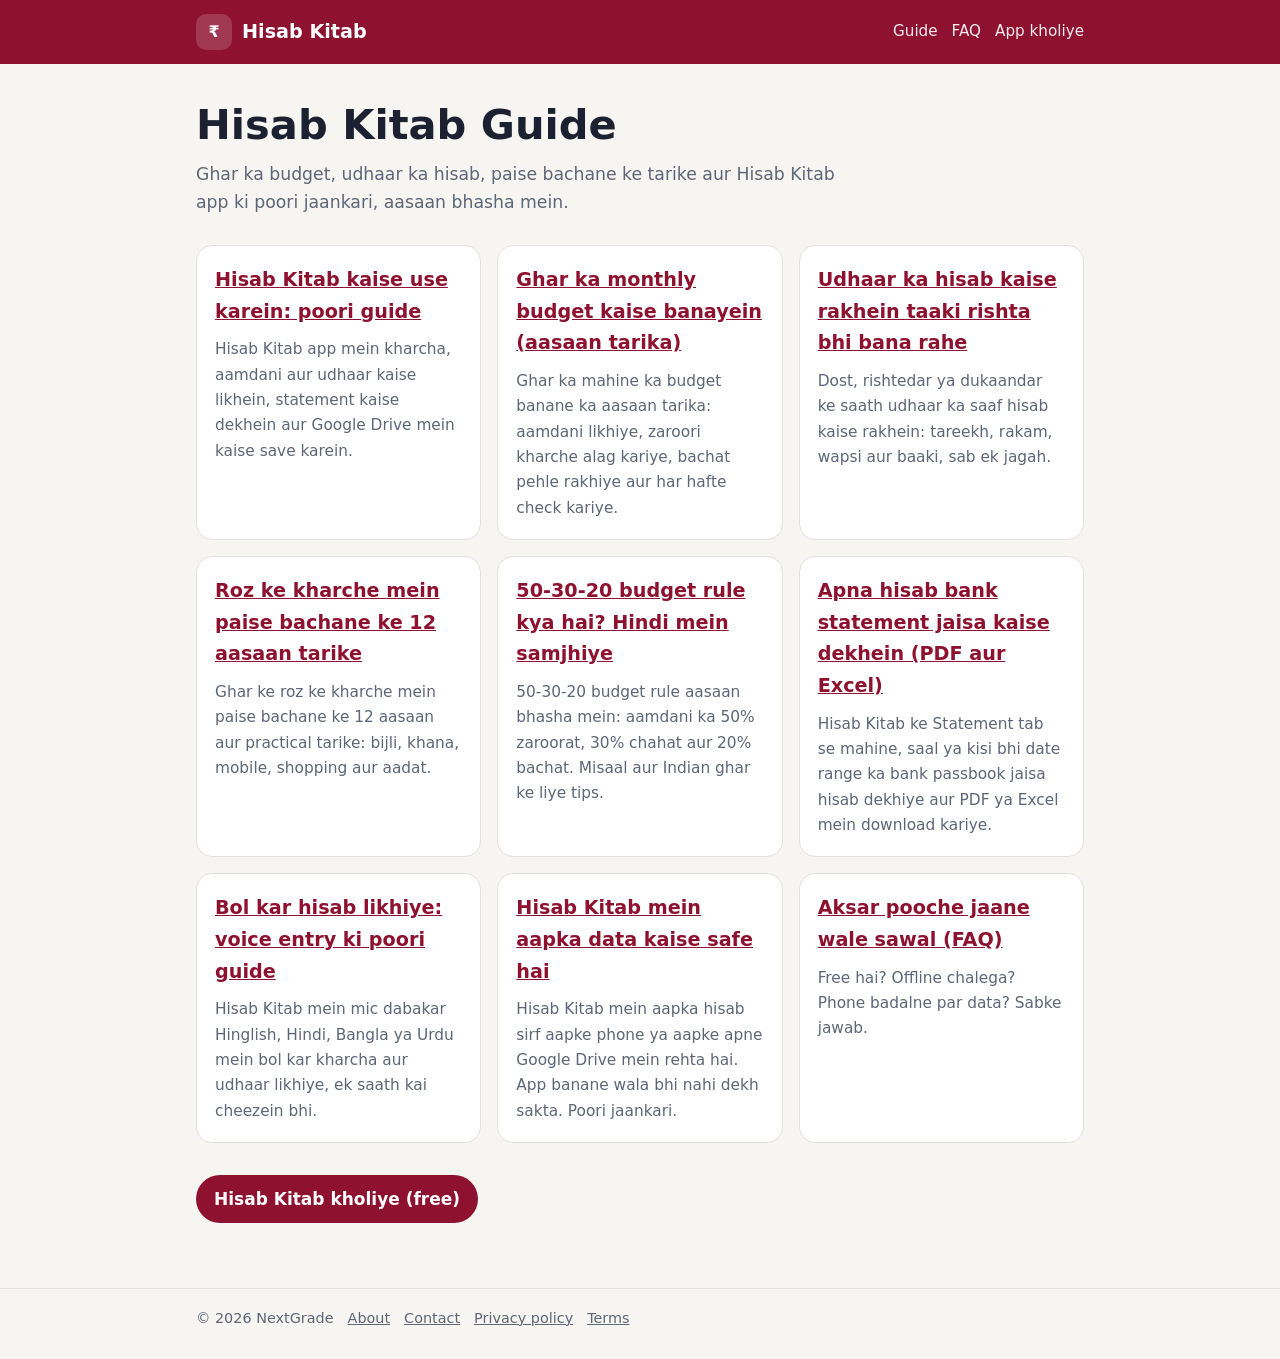
<file: guide/index.html>
<!doctype html>
<html lang="hi-Latn">
<head>
<meta charset="utf-8">
<meta name="viewport" content="width=device-width,initial-scale=1">
<title>Guide: budget, udhaar aur bachat | Hisab Kitab</title>
<meta name="description" content="Ghar ka budget, udhaar ka hisab, paise bachane ke tarike aur Hisab Kitab app ki guide.">
<meta name="theme-color" content="#8E1230">
<link rel="icon" type="image/png" href="../icons/icon-192.png">
<link rel="stylesheet" href="style.css">
<meta name="google-adsense-account" content="ca-pub-4135041725422483">
<script async src="https://pagead2.googlesyndication.com/pagead/js/adsbygoogle.js?client=ca-pub-4135041725422483" crossorigin="anonymous"></script>
</head>
<body>
<header class="top"><div class="in">
  <a class="logo" href="../"><b>₹</b>Hisab Kitab</a>
  <nav><a href="./">Guide</a><a href="faq.html">FAQ</a><a href="../">App kholiye</a></nav>
</div></header>
<main>
<section class="hero"><h1>Hisab Kitab Guide</h1><p>Ghar ka budget, udhaar ka hisab, paise bachane ke tarike aur Hisab Kitab app ki poori jaankari, aasaan bhasha mein.</p></section>
<div class="cards"><div class="card"><h2><a href="hisab-kitab-kaise-use-karein.html">Hisab Kitab kaise use karein: poori guide</a></h2><p>Hisab Kitab app mein kharcha, aamdani aur udhaar kaise likhein, statement kaise dekhein aur Google Drive mein kaise save karein.</p></div><div class="card"><h2><a href="ghar-ka-budget-kaise-banayein.html">Ghar ka monthly budget kaise banayein (aasaan tarika)</a></h2><p>Ghar ka mahine ka budget banane ka aasaan tarika: aamdani likhiye, zaroori kharche alag kariye, bachat pehle rakhiye aur har hafte check kariye.</p></div><div class="card"><h2><a href="udhaar-ka-hisab-kaise-rakhein.html">Udhaar ka hisab kaise rakhein taaki rishta bhi bana rahe</a></h2><p>Dost, rishtedar ya dukaandar ke saath udhaar ka saaf hisab kaise rakhein: tareekh, rakam, wapsi aur baaki, sab ek jagah.</p></div><div class="card"><h2><a href="paise-bachane-ke-tarike.html">Roz ke kharche mein paise bachane ke 12 aasaan tarike</a></h2><p>Ghar ke roz ke kharche mein paise bachane ke 12 aasaan aur practical tarike: bijli, khana, mobile, shopping aur aadat.</p></div><div class="card"><h2><a href="50-30-20-budget-rule.html">50-30-20 budget rule kya hai? Hindi mein samjhiye</a></h2><p>50-30-20 budget rule aasaan bhasha mein: aamdani ka 50% zaroorat, 30% chahat aur 20% bachat. Misaal aur Indian ghar ke liye tips.</p></div><div class="card"><h2><a href="bank-statement-jaisa-hisab.html">Apna hisab bank statement jaisa kaise dekhein (PDF aur Excel)</a></h2><p>Hisab Kitab ke Statement tab se mahine, saal ya kisi bhi date range ka bank passbook jaisa hisab dekhiye aur PDF ya Excel mein download kariye.</p></div><div class="card"><h2><a href="bol-kar-hisab-likhein.html">Bol kar hisab likhiye: voice entry ki poori guide</a></h2><p>Hisab Kitab mein mic dabakar Hinglish, Hindi, Bangla ya Urdu mein bol kar kharcha aur udhaar likhiye, ek saath kai cheezein bhi.</p></div><div class="card"><h2><a href="data-kaise-safe-hai.html">Hisab Kitab mein aapka data kaise safe hai</a></h2><p>Hisab Kitab mein aapka hisab sirf aapke phone ya aapke apne Google Drive mein rehta hai. App banane wala bhi nahi dekh sakta. Poori jaankari.</p></div><div class="card"><h2><a href="faq.html">Aksar pooche jaane wale sawal (FAQ)</a></h2><p>Free hai? Offline chalega? Phone badalne par data? Sabke jawab.</p></div></div>
<p style="margin-top:32px"><a class="btn" href="../">Hisab Kitab kholiye (free)</a></p>
</main>
<footer><div class="in">
  <span>© 2026 NextGrade</span>
  <a href="about.html">About</a>
  <a href="contact.html">Contact</a>
  <a href="../privacy.html">Privacy policy</a>
  <a href="../terms.html">Terms</a>
</div></footer>
</body>
</html>
</file>
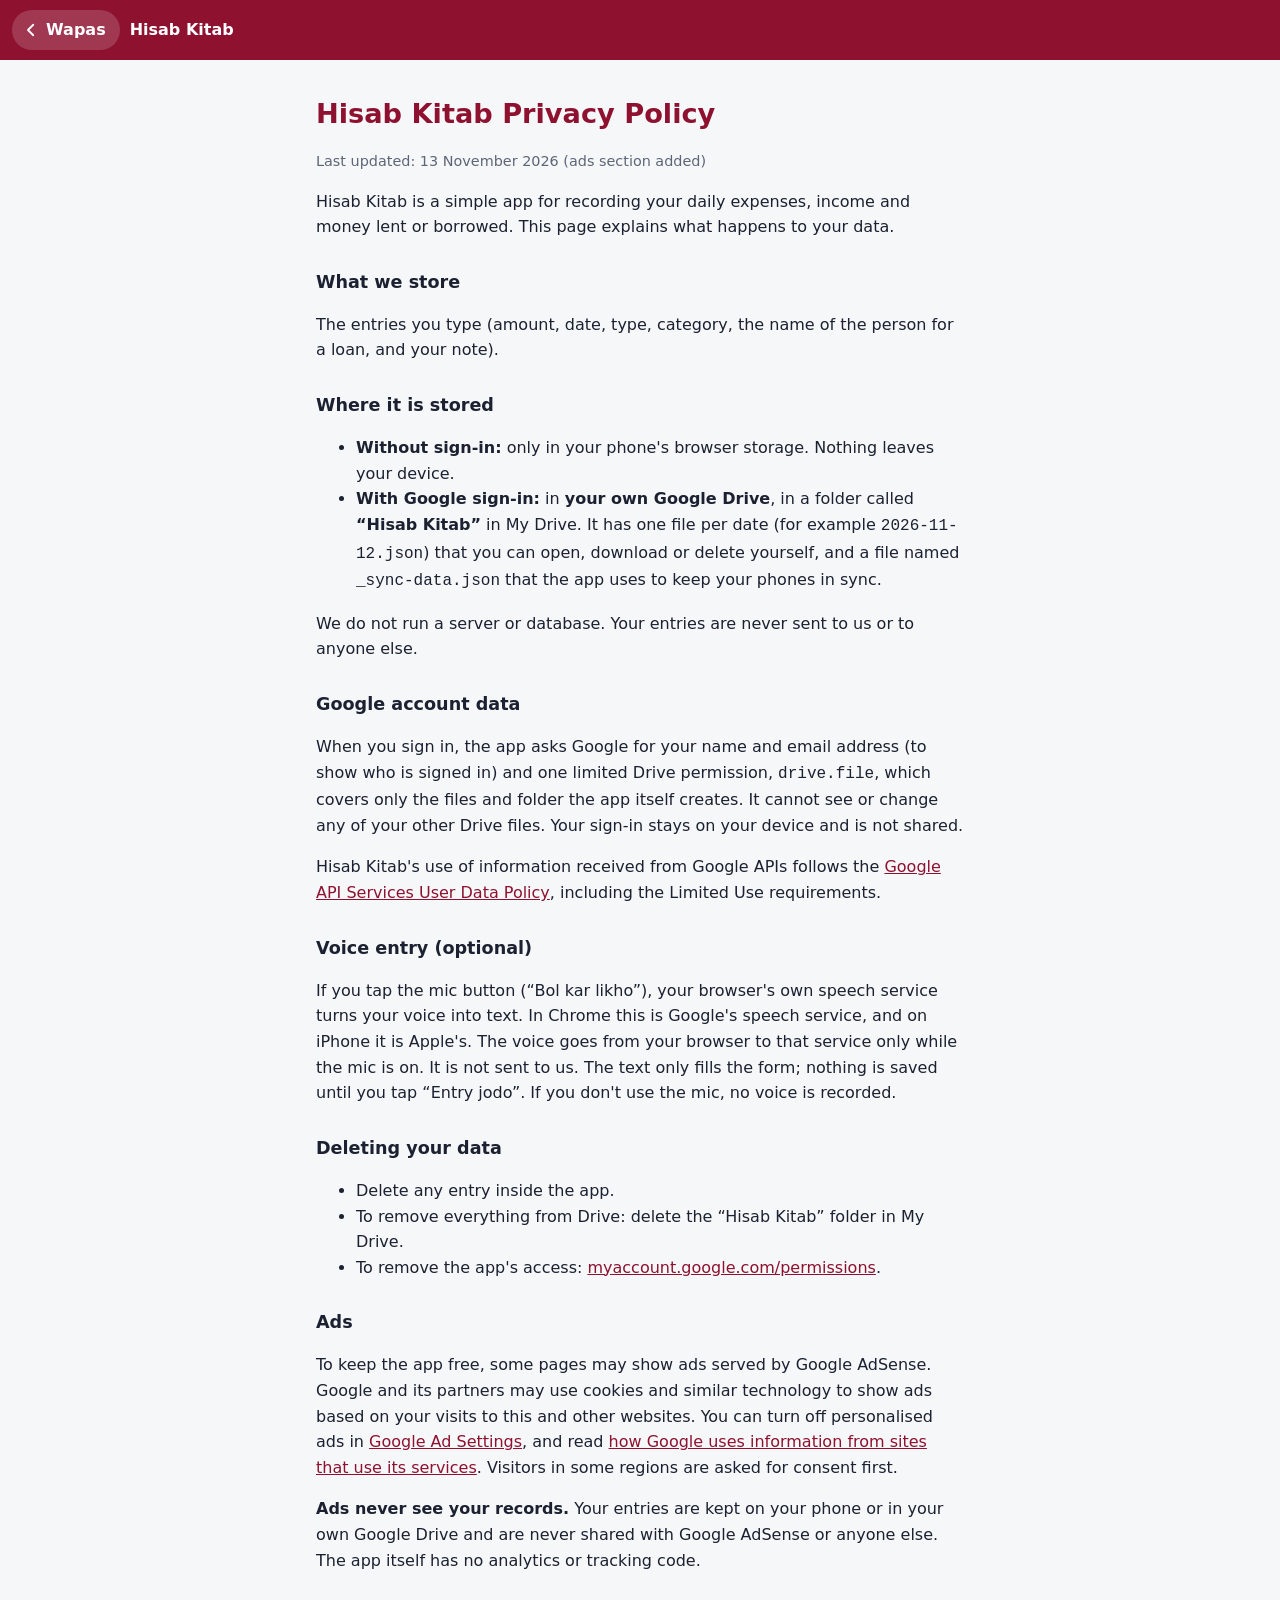
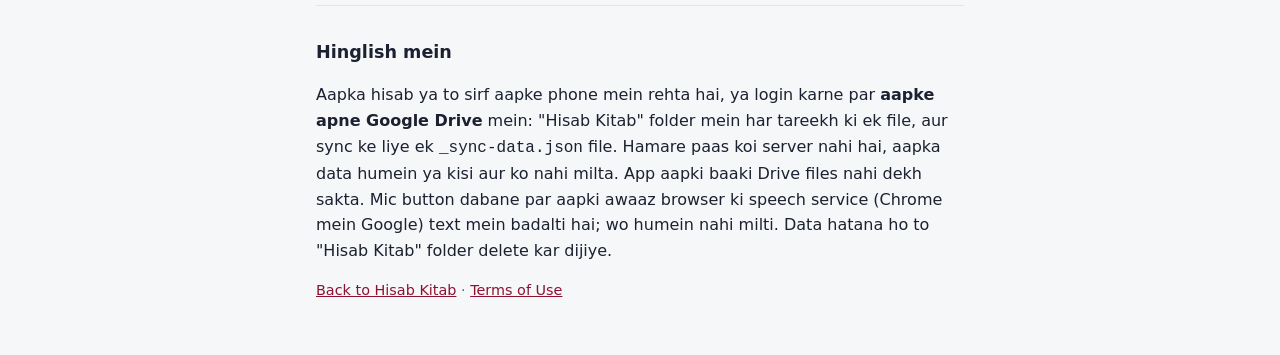
<file: privacy.html>
<!doctype html>
<html lang="en">
<head>
<meta charset="utf-8">
<meta name="viewport" content="width=device-width,initial-scale=1">
<title>Hisab Kitab Privacy Policy</title>
<meta name="theme-color" content="#8E1230">
<link rel="manifest" href="manifest.json">
<link rel="icon" type="image/png" href="icons/icon-192.png">
<style>
:root { --paper: #F6F7F9; --ink: #1B2130; --muted: #5D6677; --khata: #8E1230; --line: #E1E4EA; }
@media (prefers-color-scheme: dark) { :root { --paper: #11141B; --ink: #E7EAF0; --muted: #9AA3B3; --khata: #F28DA2; --line: #2A3141; color-scheme: dark; } }
* { box-sizing: border-box; }
body { margin: 0; background: var(--paper); color: var(--ink); font: 16px/1.6 system-ui, -apple-system, "Segoe UI", sans-serif; }
main { max-width: 680px; margin: 0 auto; padding: 32px max(16px, env(safe-area-inset-left, 0px)) 48px; }
h1 { font-size: 1.7rem; margin: 0 0 4px; color: var(--khata); }
h2 { font-size: 1.1rem; margin: 28px 0 6px; }
p, li { color: var(--ink); }
.muted { color: var(--muted); font-size: .9rem; }
hr { border: 0; border-top: 1px solid var(--line); margin: 32px 0; }
a { color: var(--khata); }
.topbar { position: sticky; top: 0; z-index: 5; display: flex; align-items: center; gap: 10px; padding: 10px max(12px, env(safe-area-inset-left, 0px)); padding-top: calc(10px + env(safe-area-inset-top, 0px)); background: #8E1230; color: #fff; }
.topbar button { font: inherit; font-weight: 600; display: inline-flex; align-items: center; gap: 6px; border: 0; border-radius: 999px; padding: 7px 14px 7px 10px; background: rgba(255,255,255,.16); color: #fff; cursor: pointer; }
.topbar span { font-weight: 600; }
</style>
<meta name="google-adsense-account" content="ca-pub-4135041725422483">
<script async src="https://pagead2.googlesyndication.com/pagead/js/adsbygoogle.js?client=ca-pub-4135041725422483" crossorigin="anonymous"></script>
</head>
<body>
<div class="topbar"><button type="button" id="backBtn" aria-label="Back to Hisab Kitab"><svg width="18" height="18" viewBox="0 0 24 24" aria-hidden="true"><path d="M15 5l-7 7 7 7" stroke="currentColor" stroke-width="2.4" stroke-linecap="round" stroke-linejoin="round" fill="none"/></svg>Wapas</button><span>Hisab Kitab</span></div>
<main>
  <h1>Hisab Kitab Privacy Policy</h1>
  <p class="muted">Last updated: 13 November 2026 (ads section added)</p>

  <p>Hisab Kitab is a simple app for recording your daily expenses, income and money lent or borrowed. This page explains what happens to your data.</p>

  <h2>What we store</h2>
  <p>The entries you type (amount, date, type, category, the name of the person for a loan, and your note).</p>

  <h2>Where it is stored</h2>
  <ul>
    <li><strong>Without sign-in:</strong> only in your phone's browser storage. Nothing leaves your device.</li>
    <li><strong>With Google sign-in:</strong> in <strong>your own Google Drive</strong>, in a folder called <strong>“Hisab Kitab”</strong> in My Drive. It has one file per date (for example <code>2026-11-12.json</code>) that you can open, download or delete yourself, and a file named <code>_sync-data.json</code> that the app uses to keep your phones in sync.</li>
  </ul>
  <p>We do not run a server or database. Your entries are never sent to us or to anyone else.</p>

  <h2>Google account data</h2>
  <p>When you sign in, the app asks Google for your name and email address (to show who is signed in) and one limited Drive permission, <code>drive.file</code>, which covers only the files and folder the app itself creates. It cannot see or change any of your other Drive files. Your sign-in stays on your device and is not shared.</p>
  <p>Hisab Kitab's use of information received from Google APIs follows the <a href="https://developers.google.com/terms/api-services-user-data-policy" target="_blank" rel="noopener">Google API Services User Data Policy</a>, including the Limited Use requirements.</p>

  <h2>Voice entry (optional)</h2>
  <p>If you tap the mic button (“Bol kar likho”), your browser's own speech service turns your voice into text. In Chrome this is Google's speech service, and on iPhone it is Apple's. The voice goes from your browser to that service only while the mic is on. It is not sent to us. The text only fills the form; nothing is saved until you tap “Entry jodo”. If you don't use the mic, no voice is recorded.</p>

  <h2>Deleting your data</h2>
  <ul>
    <li>Delete any entry inside the app.</li>
    <li>To remove everything from Drive: delete the “Hisab Kitab” folder in My Drive.</li>
    <li>To remove the app's access: <a href="https://myaccount.google.com/permissions" target="_blank" rel="noopener">myaccount.google.com/permissions</a>.</li>
  </ul>

  <h2>Ads</h2>
  <p>To keep the app free, some pages may show ads served by Google AdSense. Google and its partners may use cookies and similar technology to show ads based on your visits to this and other websites. You can turn off personalised ads in <a href="https://adssettings.google.com" target="_blank" rel="noopener">Google Ad Settings</a>, and read <a href="https://policies.google.com/technologies/ads" target="_blank" rel="noopener">how Google uses information from sites that use its services</a>. Visitors in some regions are asked for consent first.</p>
  <p><strong>Ads never see your records.</strong> Your entries are kept on your phone or in your own Google Drive and are never shared with Google AdSense or anyone else. The app itself has no analytics or tracking code.</p>

  <hr>

  <h2>Hinglish mein</h2>
  <p>Aapka hisab ya to sirf aapke phone mein rehta hai, ya login karne par <strong>aapke apne Google Drive</strong> mein: "Hisab Kitab" folder mein har tareekh ki ek file, aur sync ke liye ek <code>_sync-data.json</code> file. Hamare paas koi server nahi hai, aapka data humein ya kisi aur ko nahi milta. App aapki baaki Drive files nahi dekh sakta. Mic button dabane par aapki awaaz browser ki speech service (Chrome mein Google) text mein badalti hai; wo humein nahi milti. Data hatana ho to "Hisab Kitab" folder delete kar dijiye.</p>

  <p class="muted"><a href="./">Back to Hisab Kitab</a> · <a href="terms.html">Terms of Use</a></p>
</main>
<script>document.getElementById("backBtn").addEventListener("click",function(){var r=document.referrer;if(history.length>1&&r&&new URL(r).origin===location.origin){history.back();}else{location.href="./";}});</script>
</body>
</html>
</file>
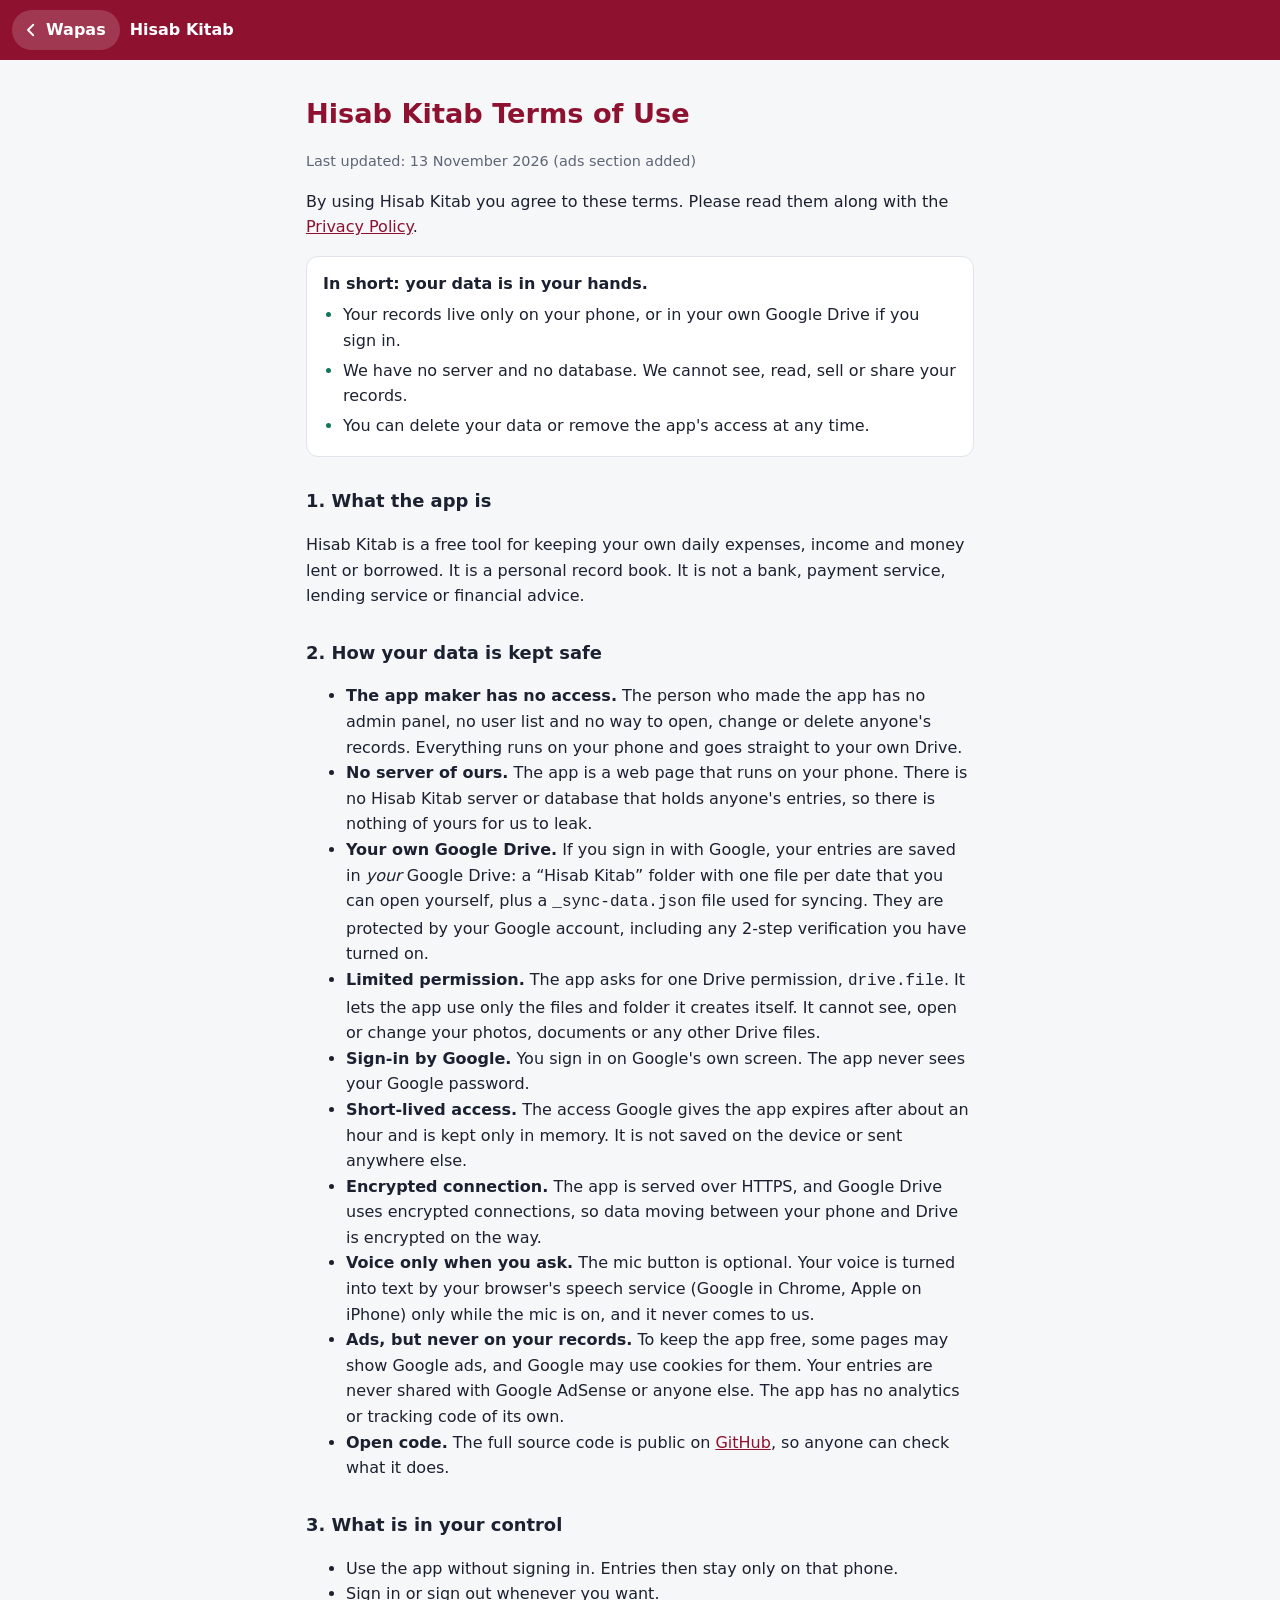
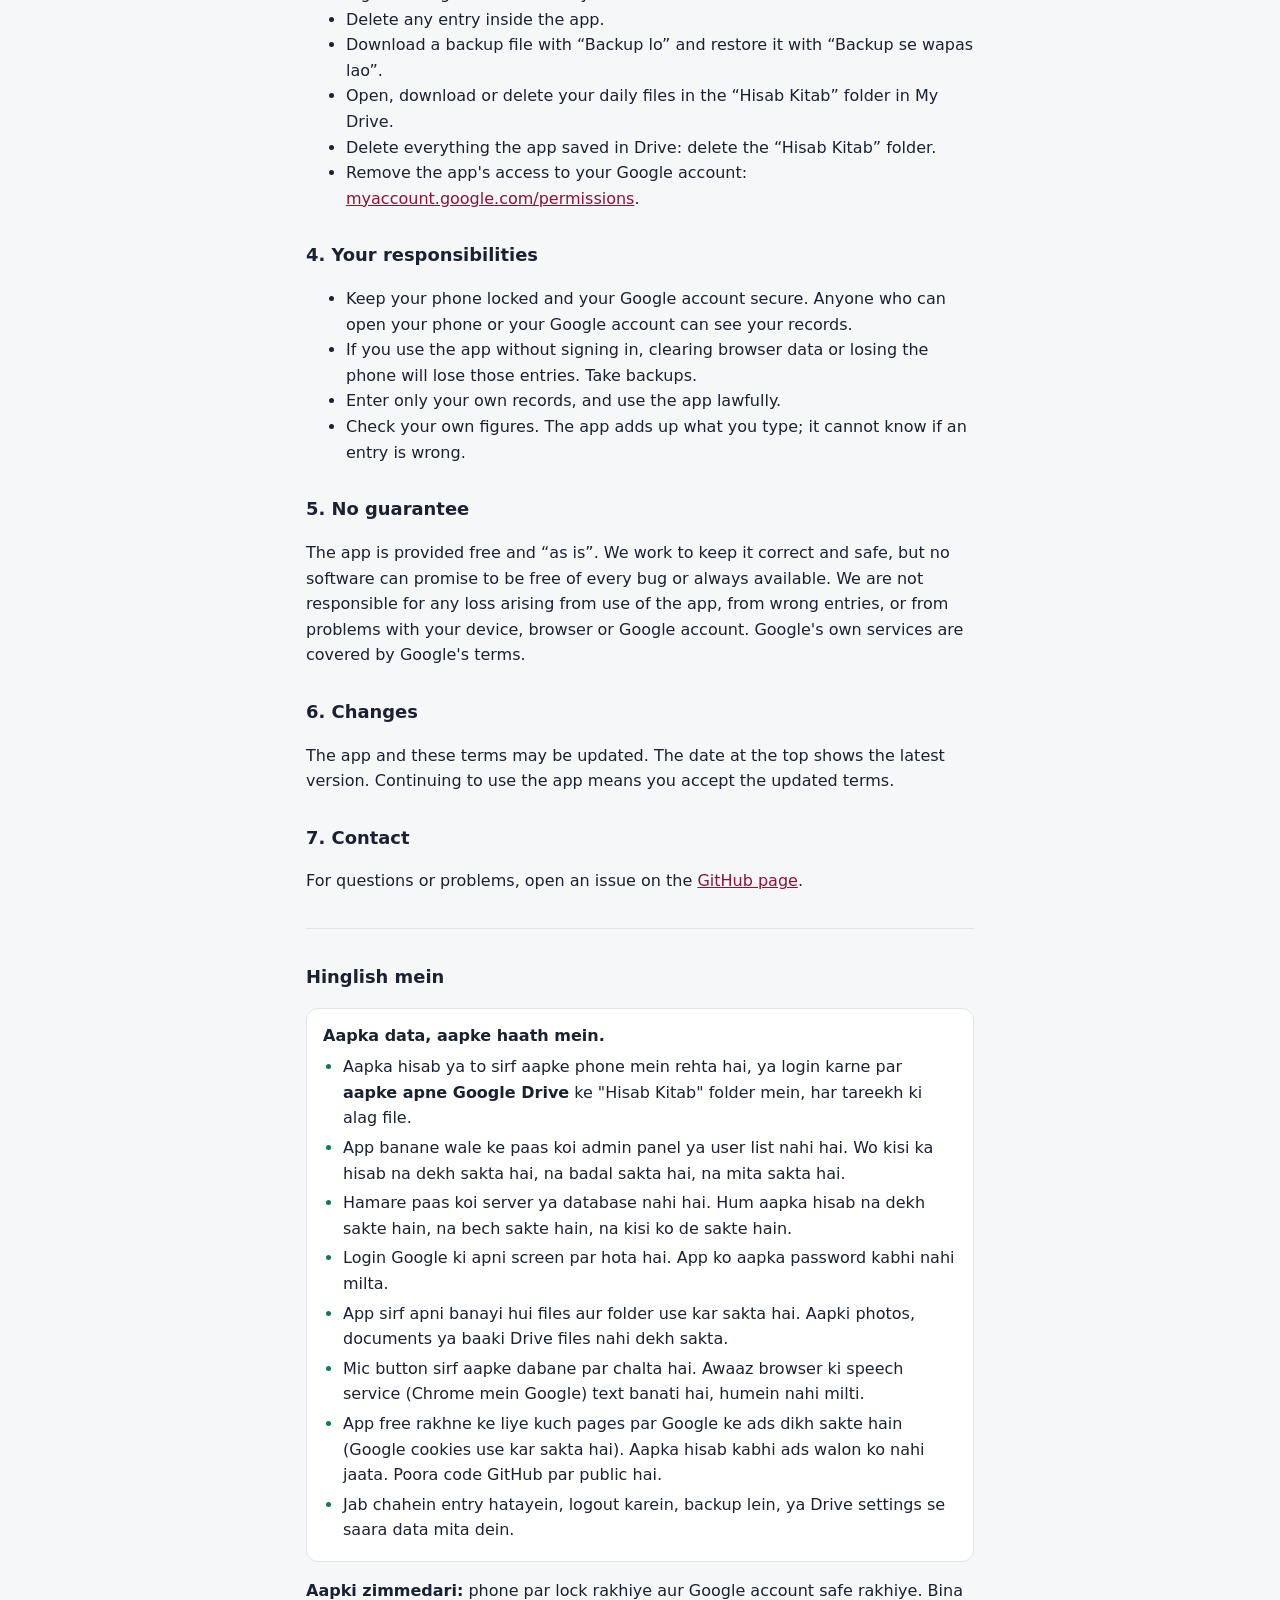
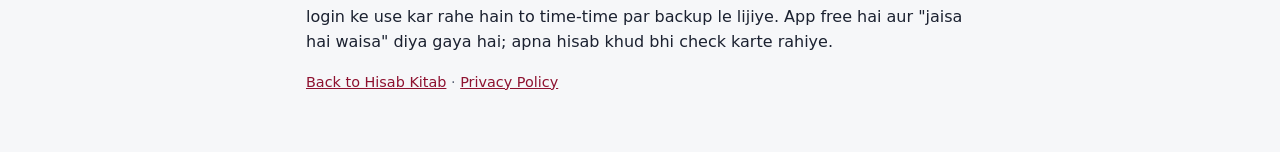
<file: terms.html>
<!doctype html>
<html lang="en">
<head>
<meta charset="utf-8">
<meta name="viewport" content="width=device-width,initial-scale=1">
<title>Hisab Kitab Terms</title>
<meta name="theme-color" content="#8E1230">
<link rel="manifest" href="manifest.json">
<link rel="icon" type="image/png" href="icons/icon-192.png">
<style>
:root { --paper: #F6F7F9; --surface: #FFFFFF; --ink: #1B2130; --muted: #5D6677; --khata: #8E1230; --line: #E1E4EA; --ok: #12765A; }
@media (prefers-color-scheme: dark) { :root { --paper: #11141B; --surface: #191E28; --ink: #E7EAF0; --muted: #9AA3B3; --khata: #F28DA2; --line: #2A3141; --ok: #4FC79C; color-scheme: dark; } }
* { box-sizing: border-box; }
body { margin: 0; background: var(--paper); color: var(--ink); font: 16px/1.6 system-ui, -apple-system, "Segoe UI", sans-serif; }
main { max-width: 700px; margin: 0 auto; padding: 32px max(16px, env(safe-area-inset-right, 0px)) 48px max(16px, env(safe-area-inset-left, 0px)); }
h1 { font-size: 1.7rem; margin: 0 0 4px; color: var(--khata); }
h2 { font-size: 1.12rem; margin: 30px 0 8px; }
.muted { color: var(--muted); font-size: .9rem; }
.box { background: var(--surface); border: 1px solid var(--line); border-radius: 12px; padding: 14px 16px; margin: 16px 0; }
.box ul { margin: 6px 0 0; padding-inline-start: 20px; }
.box li { margin: 4px 0; }
.box li::marker { color: var(--ok); }
hr { border: 0; border-top: 1px solid var(--line); margin: 34px 0; }
a { color: var(--khata); }
.topbar { position: sticky; top: 0; z-index: 5; display: flex; align-items: center; gap: 10px; padding: 10px max(12px, env(safe-area-inset-left, 0px)); padding-top: calc(10px + env(safe-area-inset-top, 0px)); background: #8E1230; color: #fff; }
.topbar button { font: inherit; font-weight: 600; display: inline-flex; align-items: center; gap: 6px; border: 0; border-radius: 999px; padding: 7px 14px 7px 10px; background: rgba(255,255,255,.16); color: #fff; cursor: pointer; }
.topbar span { font-weight: 600; }
</style>
<meta name="google-adsense-account" content="ca-pub-4135041725422483">
<script async src="https://pagead2.googlesyndication.com/pagead/js/adsbygoogle.js?client=ca-pub-4135041725422483" crossorigin="anonymous"></script>
</head>
<body>
<div class="topbar"><button type="button" id="backBtn" aria-label="Back to Hisab Kitab"><svg width="18" height="18" viewBox="0 0 24 24" aria-hidden="true"><path d="M15 5l-7 7 7 7" stroke="currentColor" stroke-width="2.4" stroke-linecap="round" stroke-linejoin="round" fill="none"/></svg>Wapas</button><span>Hisab Kitab</span></div>
<main>
  <h1>Hisab Kitab Terms of Use</h1>
  <p class="muted">Last updated: 13 November 2026 (ads section added)</p>

  <p>By using Hisab Kitab you agree to these terms. Please read them along with the <a href="privacy.html">Privacy Policy</a>.</p>

  <div class="box">
    <strong>In short: your data is in your hands.</strong>
    <ul>
      <li>Your records live only on your phone, or in your own Google Drive if you sign in.</li>
      <li>We have no server and no database. We cannot see, read, sell or share your records.</li>
      <li>You can delete your data or remove the app's access at any time.</li>
    </ul>
  </div>

  <h2>1. What the app is</h2>
  <p>Hisab Kitab is a free tool for keeping your own daily expenses, income and money lent or borrowed. It is a personal record book. It is not a bank, payment service, lending service or financial advice.</p>

  <h2>2. How your data is kept safe</h2>
  <ul>
    <li><strong>The app maker has no access.</strong> The person who made the app has no admin panel, no user list and no way to open, change or delete anyone's records. Everything runs on your phone and goes straight to your own Drive.</li>
    <li><strong>No server of ours.</strong> The app is a web page that runs on your phone. There is no Hisab Kitab server or database that holds anyone's entries, so there is nothing of yours for us to leak.</li>
    <li><strong>Your own Google Drive.</strong> If you sign in with Google, your entries are saved in <em>your</em> Google Drive: a “Hisab Kitab” folder with one file per date that you can open yourself, plus a <code>_sync-data.json</code> file used for syncing. They are protected by your Google account, including any 2-step verification you have turned on.</li>
    <li><strong>Limited permission.</strong> The app asks for one Drive permission, <code>drive.file</code>. It lets the app use only the files and folder it creates itself. It cannot see, open or change your photos, documents or any other Drive files.</li>
    <li><strong>Sign-in by Google.</strong> You sign in on Google's own screen. The app never sees your Google password.</li>
    <li><strong>Short-lived access.</strong> The access Google gives the app expires after about an hour and is kept only in memory. It is not saved on the device or sent anywhere else.</li>
    <li><strong>Encrypted connection.</strong> The app is served over HTTPS, and Google Drive uses encrypted connections, so data moving between your phone and Drive is encrypted on the way.</li>
    <li><strong>Voice only when you ask.</strong> The mic button is optional. Your voice is turned into text by your browser's speech service (Google in Chrome, Apple on iPhone) only while the mic is on, and it never comes to us.</li>
    <li><strong>Ads, but never on your records.</strong> To keep the app free, some pages may show Google ads, and Google may use cookies for them. Your entries are never shared with Google AdSense or anyone else. The app has no analytics or tracking code of its own.</li>
    <li><strong>Open code.</strong> The full source code is public on <a href="https://github.com/nazimkhan1/hisab" target="_blank" rel="noopener">GitHub</a>, so anyone can check what it does.</li>
  </ul>

  <h2>3. What is in your control</h2>
  <ul>
    <li>Use the app without signing in. Entries then stay only on that phone.</li>
    <li>Sign in or sign out whenever you want.</li>
    <li>Delete any entry inside the app.</li>
    <li>Download a backup file with “Backup lo” and restore it with “Backup se wapas lao”.</li>
    <li>Open, download or delete your daily files in the “Hisab Kitab” folder in My Drive.</li>
    <li>Delete everything the app saved in Drive: delete the “Hisab Kitab” folder.</li>
    <li>Remove the app's access to your Google account: <a href="https://myaccount.google.com/permissions" target="_blank" rel="noopener">myaccount.google.com/permissions</a>.</li>
  </ul>

  <h2>4. Your responsibilities</h2>
  <ul>
    <li>Keep your phone locked and your Google account secure. Anyone who can open your phone or your Google account can see your records.</li>
    <li>If you use the app without signing in, clearing browser data or losing the phone will lose those entries. Take backups.</li>
    <li>Enter only your own records, and use the app lawfully.</li>
    <li>Check your own figures. The app adds up what you type; it cannot know if an entry is wrong.</li>
  </ul>

  <h2>5. No guarantee</h2>
  <p>The app is provided free and “as is”. We work to keep it correct and safe, but no software can promise to be free of every bug or always available. We are not responsible for any loss arising from use of the app, from wrong entries, or from problems with your device, browser or Google account. Google's own services are covered by Google's terms.</p>

  <h2>6. Changes</h2>
  <p>The app and these terms may be updated. The date at the top shows the latest version. Continuing to use the app means you accept the updated terms.</p>

  <h2>7. Contact</h2>
  <p>For questions or problems, open an issue on the <a href="https://github.com/nazimkhan1/hisab/issues" target="_blank" rel="noopener">GitHub page</a>.</p>

  <hr>

  <h2>Hinglish mein</h2>
  <div class="box">
    <strong>Aapka data, aapke haath mein.</strong>
    <ul>
      <li>Aapka hisab ya to sirf aapke phone mein rehta hai, ya login karne par <strong>aapke apne Google Drive</strong> ke "Hisab Kitab" folder mein, har tareekh ki alag file.</li>
      <li>App banane wale ke paas koi admin panel ya user list nahi hai. Wo kisi ka hisab na dekh sakta hai, na badal sakta hai, na mita sakta hai.</li>
      <li>Hamare paas koi server ya database nahi hai. Hum aapka hisab na dekh sakte hain, na bech sakte hain, na kisi ko de sakte hain.</li>
      <li>Login Google ki apni screen par hota hai. App ko aapka password kabhi nahi milta.</li>
      <li>App sirf apni banayi hui files aur folder use kar sakta hai. Aapki photos, documents ya baaki Drive files nahi dekh sakta.</li>
      <li>Mic button sirf aapke dabane par chalta hai. Awaaz browser ki speech service (Chrome mein Google) text banati hai, humein nahi milti.</li>
      <li>App free rakhne ke liye kuch pages par Google ke ads dikh sakte hain (Google cookies use kar sakta hai). Aapka hisab kabhi ads walon ko nahi jaata. Poora code GitHub par public hai.</li>
      <li>Jab chahein entry hatayein, logout karein, backup lein, ya Drive settings se saara data mita dein.</li>
    </ul>
  </div>
  <p><strong>Aapki zimmedari:</strong> phone par lock rakhiye aur Google account safe rakhiye. Bina login ke use kar rahe hain to time-time par backup le lijiye. App free hai aur "jaisa hai waisa" diya gaya hai; apna hisab khud bhi check karte rahiye.</p>

  <p class="muted"><a href="./">Back to Hisab Kitab</a> · <a href="privacy.html">Privacy Policy</a></p>
</main>
<script>document.getElementById("backBtn").addEventListener("click",function(){var r=document.referrer;if(history.length>1&&r&&new URL(r).origin===location.origin){history.back();}else{location.href="./";}});</script>
</body>
</html>
</file>
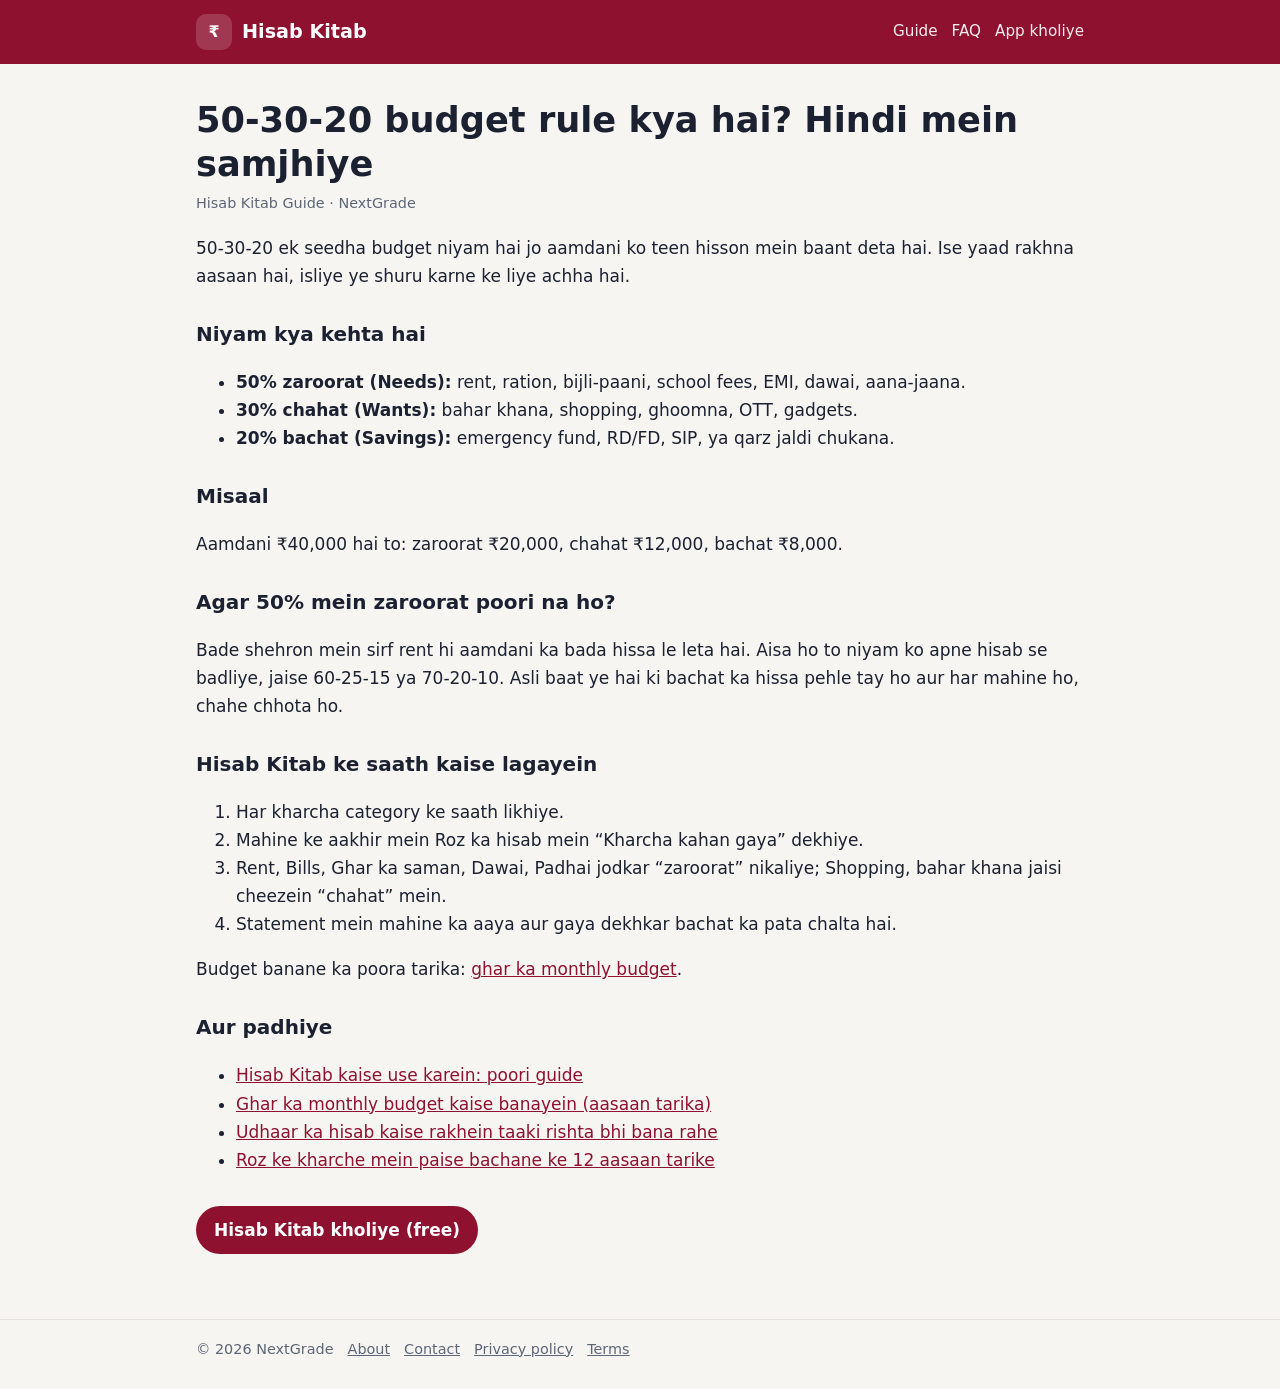
<file: guide/50-30-20-budget-rule.html>
<!doctype html>
<html lang="hi-Latn">
<head>
<meta charset="utf-8">
<meta name="viewport" content="width=device-width,initial-scale=1">
<title>50-30-20 budget rule kya hai? Hindi mein samjhiye | Hisab Kitab</title>
<meta name="description" content="50-30-20 budget rule aasaan bhasha mein: aamdani ka 50% zaroorat, 30% chahat aur 20% bachat. Misaal aur Indian ghar ke liye tips.">
<meta name="theme-color" content="#8E1230">
<link rel="icon" type="image/png" href="../icons/icon-192.png">
<link rel="stylesheet" href="style.css">
<meta name="google-adsense-account" content="ca-pub-4135041725422483">
<script async src="https://pagead2.googlesyndication.com/pagead/js/adsbygoogle.js?client=ca-pub-4135041725422483" crossorigin="anonymous"></script>
</head>
<body>
<header class="top"><div class="in">
  <a class="logo" href="../"><b>₹</b>Hisab Kitab</a>
  <nav><a href="./">Guide</a><a href="faq.html">FAQ</a><a href="../">App kholiye</a></nav>
</div></header>
<main>
<article><h1>50-30-20 budget rule kya hai? Hindi mein samjhiye</h1><p class="meta">Hisab Kitab Guide · NextGrade</p>
<p>50-30-20 ek seedha budget niyam hai jo aamdani ko teen hisson mein baant deta hai. Ise yaad rakhna aasaan hai, isliye ye shuru karne ke liye achha hai.</p>
<h2>Niyam kya kehta hai</h2>
<ul>
<li><strong>50% zaroorat (Needs):</strong> rent, ration, bijli-paani, school fees, EMI, dawai, aana-jaana.</li>
<li><strong>30% chahat (Wants):</strong> bahar khana, shopping, ghoomna, OTT, gadgets.</li>
<li><strong>20% bachat (Savings):</strong> emergency fund, RD/FD, SIP, ya qarz jaldi chukana.</li>
</ul>
<h2>Misaal</h2>
<p>Aamdani ₹40,000 hai to: zaroorat ₹20,000, chahat ₹12,000, bachat ₹8,000.</p>
<h2>Agar 50% mein zaroorat poori na ho?</h2>
<p>Bade shehron mein sirf rent hi aamdani ka bada hissa le leta hai. Aisa ho to niyam ko apne hisab se badliye, jaise 60-25-15 ya 70-20-10. Asli baat ye hai ki bachat ka hissa pehle tay ho aur har mahine ho, chahe chhota ho.</p>
<h2>Hisab Kitab ke saath kaise lagayein</h2>
<ol>
<li>Har kharcha category ke saath likhiye.</li>
<li>Mahine ke aakhir mein Roz ka hisab mein “Kharcha kahan gaya” dekhiye.</li>
<li>Rent, Bills, Ghar ka saman, Dawai, Padhai jodkar “zaroorat” nikaliye; Shopping, bahar khana jaisi cheezein “chahat” mein.</li>
<li>Statement mein mahine ka aaya aur gaya dekhkar bachat ka pata chalta hai.</li>
</ol>
<p>Budget banane ka poora tarika: <a href="ghar-ka-budget-kaise-banayein.html">ghar ka monthly budget</a>.</p>
<h2>Aur padhiye</h2><ul><li><a href="hisab-kitab-kaise-use-karein.html">Hisab Kitab kaise use karein: poori guide</a></li><li><a href="ghar-ka-budget-kaise-banayein.html">Ghar ka monthly budget kaise banayein (aasaan tarika)</a></li><li><a href="udhaar-ka-hisab-kaise-rakhein.html">Udhaar ka hisab kaise rakhein taaki rishta bhi bana rahe</a></li><li><a href="paise-bachane-ke-tarike.html">Roz ke kharche mein paise bachane ke 12 aasaan tarike</a></li></ul></article>
<p style="margin-top:32px"><a class="btn" href="../">Hisab Kitab kholiye (free)</a></p>
</main>
<footer><div class="in">
  <span>© 2026 NextGrade</span>
  <a href="about.html">About</a>
  <a href="contact.html">Contact</a>
  <a href="../privacy.html">Privacy policy</a>
  <a href="../terms.html">Terms</a>
</div></footer>
</body>
</html>
</file>
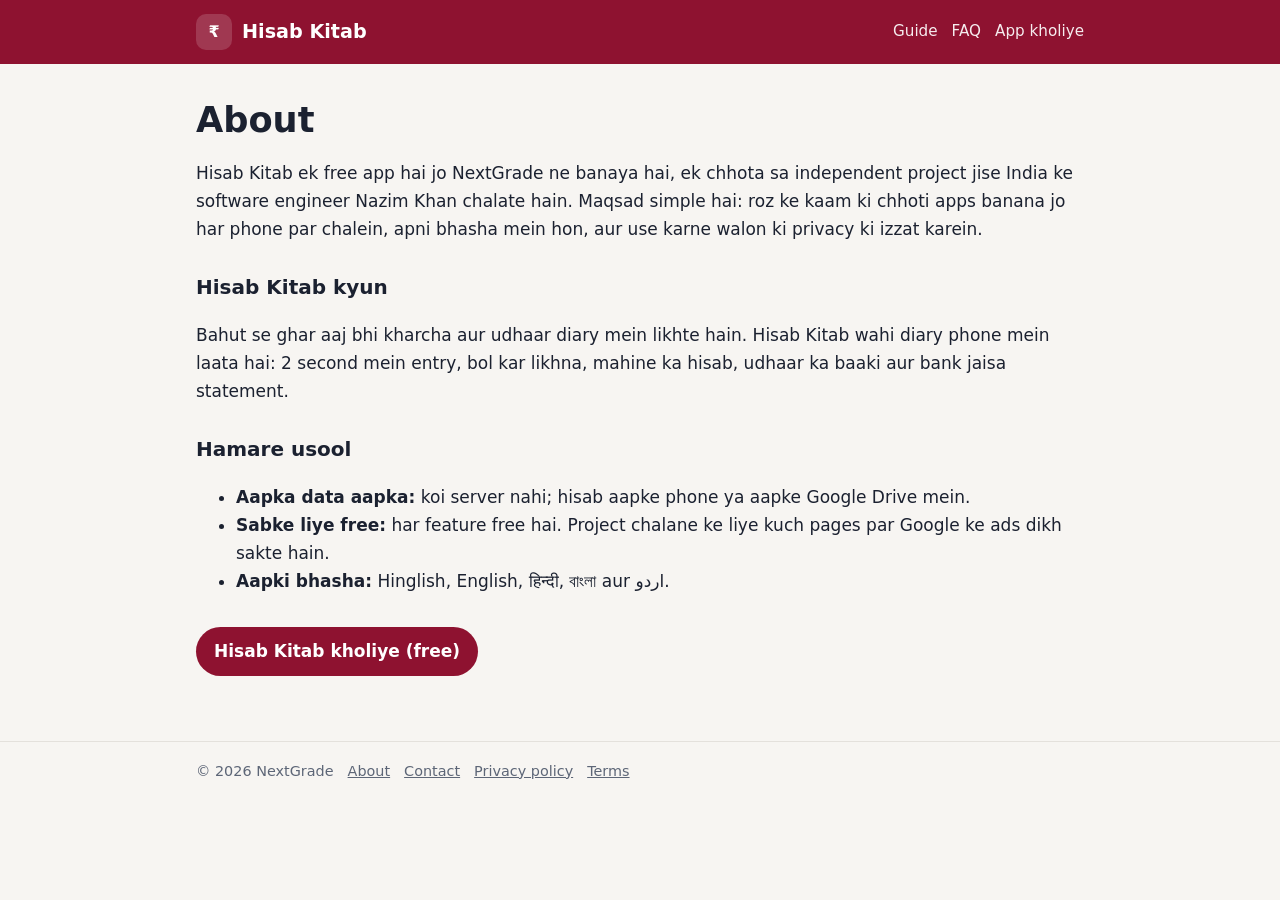
<file: guide/about.html>
<!doctype html>
<html lang="hi-Latn">
<head>
<meta charset="utf-8">
<meta name="viewport" content="width=device-width,initial-scale=1">
<title>About Hisab Kitab | Hisab Kitab</title>
<meta name="description" content="Hisab Kitab aur NextGrade ke baare mein.">
<meta name="theme-color" content="#8E1230">
<link rel="icon" type="image/png" href="../icons/icon-192.png">
<link rel="stylesheet" href="style.css">
<meta name="google-adsense-account" content="ca-pub-4135041725422483">
<script async src="https://pagead2.googlesyndication.com/pagead/js/adsbygoogle.js?client=ca-pub-4135041725422483" crossorigin="anonymous"></script>
</head>
<body>
<header class="top"><div class="in">
  <a class="logo" href="../"><b>₹</b>Hisab Kitab</a>
  <nav><a href="./">Guide</a><a href="faq.html">FAQ</a><a href="../">App kholiye</a></nav>
</div></header>
<main>
<article><h1>About</h1>
<p>Hisab Kitab ek free app hai jo NextGrade ne banaya hai, ek chhota sa independent project jise India ke software engineer Nazim Khan chalate hain. Maqsad simple hai: roz ke kaam ki chhoti apps banana jo har phone par chalein, apni bhasha mein hon, aur use karne walon ki privacy ki izzat karein.</p>
<h2>Hisab Kitab kyun</h2>
<p>Bahut se ghar aaj bhi kharcha aur udhaar diary mein likhte hain. Hisab Kitab wahi diary phone mein laata hai: 2 second mein entry, bol kar likhna, mahine ka hisab, udhaar ka baaki aur bank jaisa statement.</p>
<h2>Hamare usool</h2>
<ul>
<li><strong>Aapka data aapka:</strong> koi server nahi; hisab aapke phone ya aapke Google Drive mein.</li>
<li><strong>Sabke liye free:</strong> har feature free hai. Project chalane ke liye kuch pages par Google ke ads dikh sakte hain.</li>
<li><strong>Aapki bhasha:</strong> Hinglish, English, हिन्दी, বাংলা aur اردو.</li>
</ul>
</article>
<p style="margin-top:32px"><a class="btn" href="../">Hisab Kitab kholiye (free)</a></p>
</main>
<footer><div class="in">
  <span>© 2026 NextGrade</span>
  <a href="about.html">About</a>
  <a href="contact.html">Contact</a>
  <a href="../privacy.html">Privacy policy</a>
  <a href="../terms.html">Terms</a>
</div></footer>
</body>
</html>
</file>
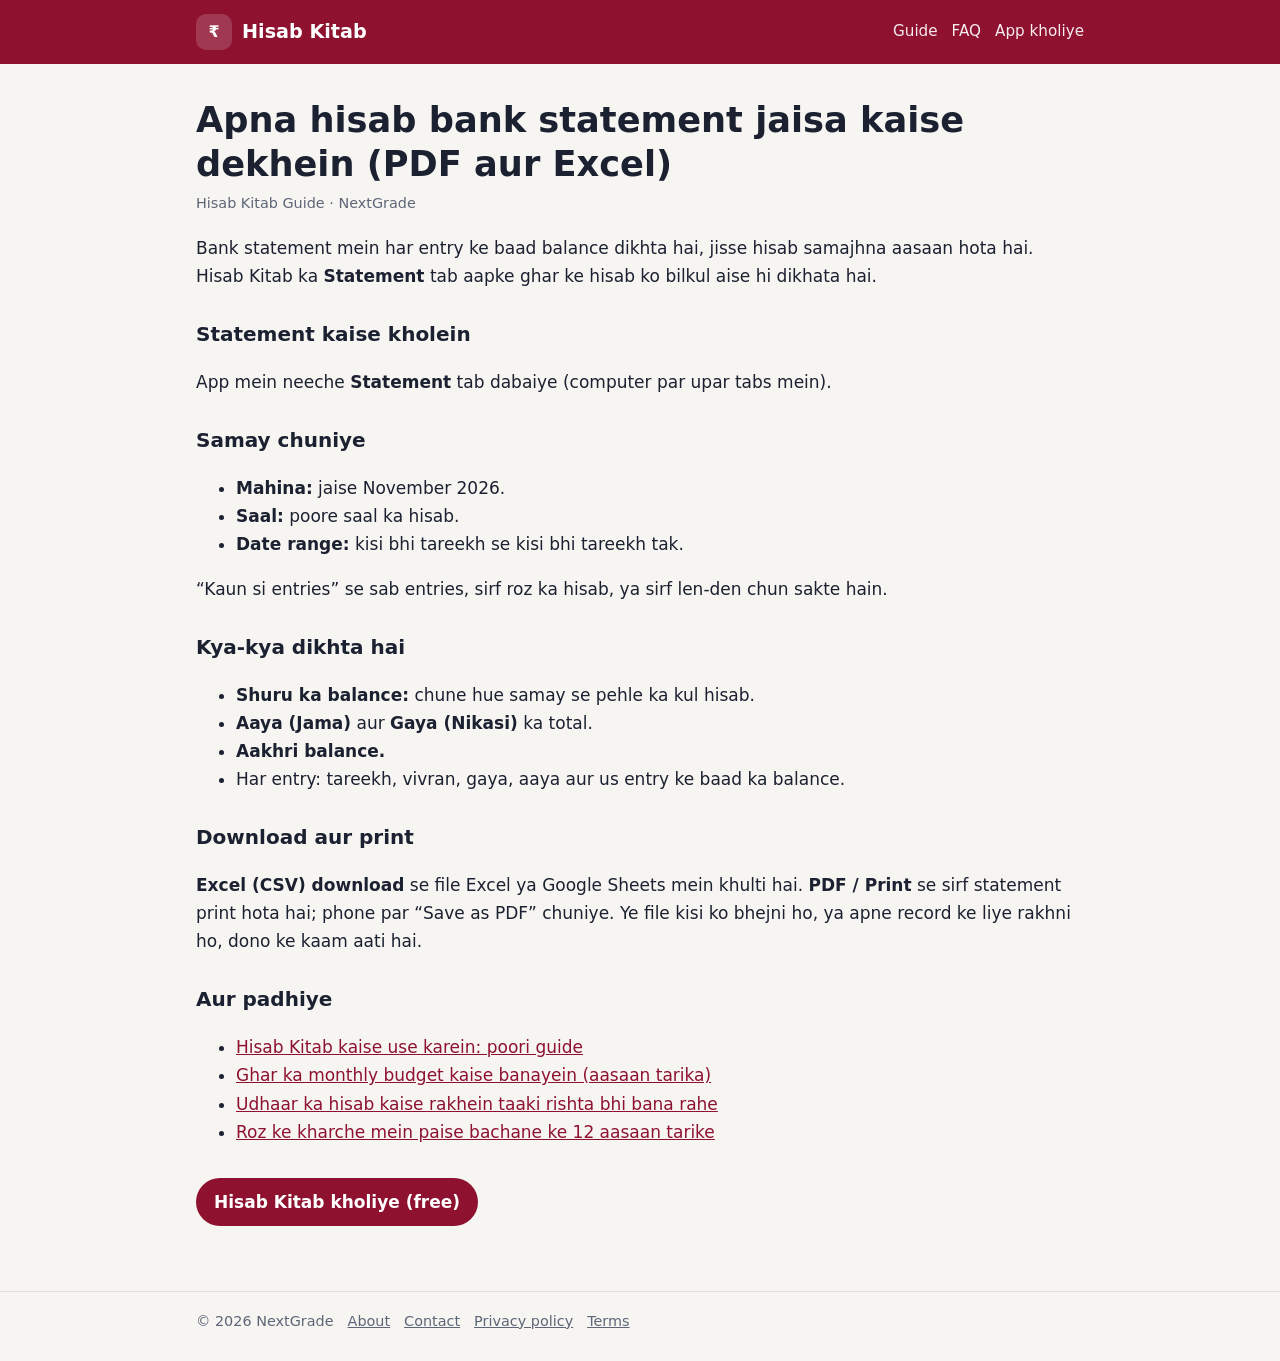
<file: guide/bank-statement-jaisa-hisab.html>
<!doctype html>
<html lang="hi-Latn">
<head>
<meta charset="utf-8">
<meta name="viewport" content="width=device-width,initial-scale=1">
<title>Apna hisab bank statement jaisa kaise dekhein (PDF aur Excel) | Hisab Kitab</title>
<meta name="description" content="Hisab Kitab ke Statement tab se mahine, saal ya kisi bhi date range ka bank passbook jaisa hisab dekhiye aur PDF ya Excel mein download kariye.">
<meta name="theme-color" content="#8E1230">
<link rel="icon" type="image/png" href="../icons/icon-192.png">
<link rel="stylesheet" href="style.css">
<meta name="google-adsense-account" content="ca-pub-4135041725422483">
<script async src="https://pagead2.googlesyndication.com/pagead/js/adsbygoogle.js?client=ca-pub-4135041725422483" crossorigin="anonymous"></script>
</head>
<body>
<header class="top"><div class="in">
  <a class="logo" href="../"><b>₹</b>Hisab Kitab</a>
  <nav><a href="./">Guide</a><a href="faq.html">FAQ</a><a href="../">App kholiye</a></nav>
</div></header>
<main>
<article><h1>Apna hisab bank statement jaisa kaise dekhein (PDF aur Excel)</h1><p class="meta">Hisab Kitab Guide · NextGrade</p>
<p>Bank statement mein har entry ke baad balance dikhta hai, jisse hisab samajhna aasaan hota hai. Hisab Kitab ka <strong>Statement</strong> tab aapke ghar ke hisab ko bilkul aise hi dikhata hai.</p>
<h2>Statement kaise kholein</h2>
<p>App mein neeche <strong>Statement</strong> tab dabaiye (computer par upar tabs mein).</p>
<h2>Samay chuniye</h2>
<ul>
<li><strong>Mahina:</strong> jaise November 2026.</li>
<li><strong>Saal:</strong> poore saal ka hisab.</li>
<li><strong>Date range:</strong> kisi bhi tareekh se kisi bhi tareekh tak.</li>
</ul>
<p>“Kaun si entries” se sab entries, sirf roz ka hisab, ya sirf len-den chun sakte hain.</p>
<h2>Kya-kya dikhta hai</h2>
<ul>
<li><strong>Shuru ka balance:</strong> chune hue samay se pehle ka kul hisab.</li>
<li><strong>Aaya (Jama)</strong> aur <strong>Gaya (Nikasi)</strong> ka total.</li>
<li><strong>Aakhri balance.</strong></li>
<li>Har entry: tareekh, vivran, gaya, aaya aur us entry ke baad ka balance.</li>
</ul>
<h2>Download aur print</h2>
<p><strong>Excel (CSV) download</strong> se file Excel ya Google Sheets mein khulti hai. <strong>PDF / Print</strong> se sirf statement print hota hai; phone par “Save as PDF” chuniye. Ye file kisi ko bhejni ho, ya apne record ke liye rakhni ho, dono ke kaam aati hai.</p>
<h2>Aur padhiye</h2><ul><li><a href="hisab-kitab-kaise-use-karein.html">Hisab Kitab kaise use karein: poori guide</a></li><li><a href="ghar-ka-budget-kaise-banayein.html">Ghar ka monthly budget kaise banayein (aasaan tarika)</a></li><li><a href="udhaar-ka-hisab-kaise-rakhein.html">Udhaar ka hisab kaise rakhein taaki rishta bhi bana rahe</a></li><li><a href="paise-bachane-ke-tarike.html">Roz ke kharche mein paise bachane ke 12 aasaan tarike</a></li></ul></article>
<p style="margin-top:32px"><a class="btn" href="../">Hisab Kitab kholiye (free)</a></p>
</main>
<footer><div class="in">
  <span>© 2026 NextGrade</span>
  <a href="about.html">About</a>
  <a href="contact.html">Contact</a>
  <a href="../privacy.html">Privacy policy</a>
  <a href="../terms.html">Terms</a>
</div></footer>
</body>
</html>
</file>
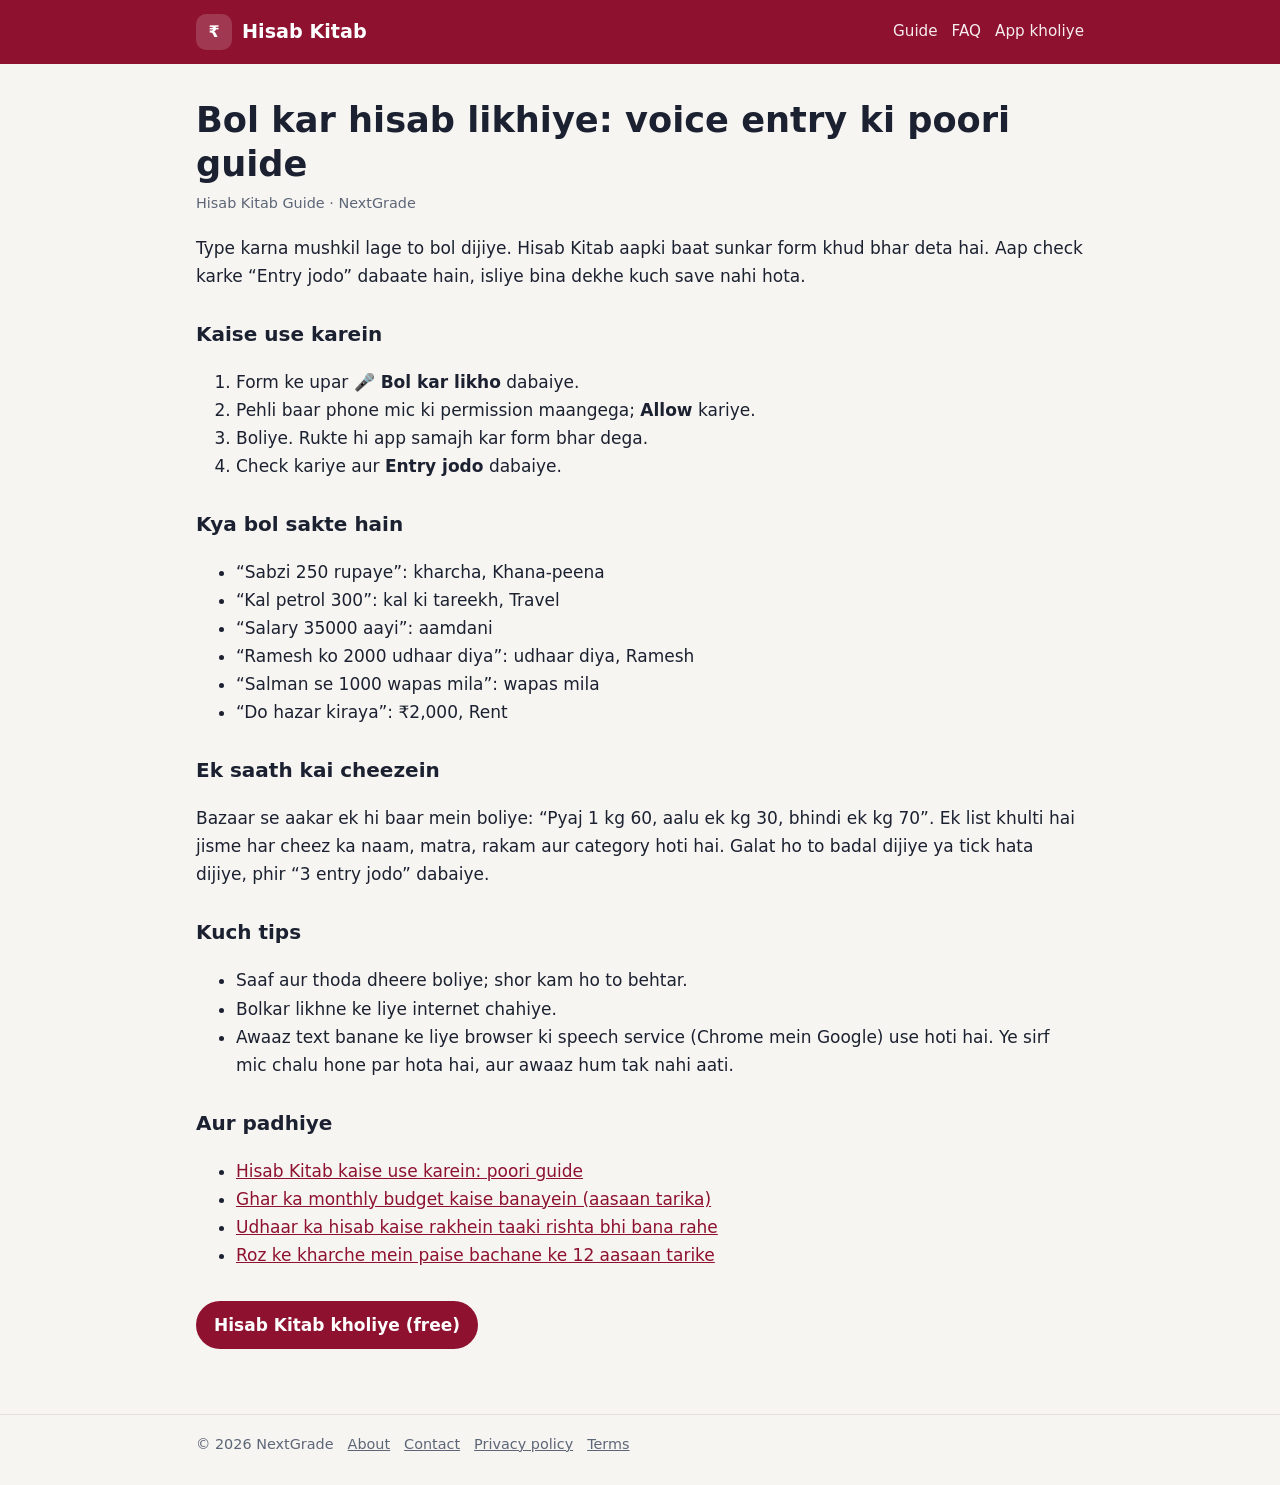
<file: guide/bol-kar-hisab-likhein.html>
<!doctype html>
<html lang="hi-Latn">
<head>
<meta charset="utf-8">
<meta name="viewport" content="width=device-width,initial-scale=1">
<title>Bol kar hisab likhiye: voice entry ki poori guide | Hisab Kitab</title>
<meta name="description" content="Hisab Kitab mein mic dabakar Hinglish, Hindi, Bangla ya Urdu mein bol kar kharcha aur udhaar likhiye, ek saath kai cheezein bhi.">
<meta name="theme-color" content="#8E1230">
<link rel="icon" type="image/png" href="../icons/icon-192.png">
<link rel="stylesheet" href="style.css">
<meta name="google-adsense-account" content="ca-pub-4135041725422483">
<script async src="https://pagead2.googlesyndication.com/pagead/js/adsbygoogle.js?client=ca-pub-4135041725422483" crossorigin="anonymous"></script>
</head>
<body>
<header class="top"><div class="in">
  <a class="logo" href="../"><b>₹</b>Hisab Kitab</a>
  <nav><a href="./">Guide</a><a href="faq.html">FAQ</a><a href="../">App kholiye</a></nav>
</div></header>
<main>
<article><h1>Bol kar hisab likhiye: voice entry ki poori guide</h1><p class="meta">Hisab Kitab Guide · NextGrade</p>
<p>Type karna mushkil lage to bol dijiye. Hisab Kitab aapki baat sunkar form khud bhar deta hai. Aap check karke “Entry jodo” dabaate hain, isliye bina dekhe kuch save nahi hota.</p>
<h2>Kaise use karein</h2>
<ol>
<li>Form ke upar <strong>🎤 Bol kar likho</strong> dabaiye.</li>
<li>Pehli baar phone mic ki permission maangega; <strong>Allow</strong> kariye.</li>
<li>Boliye. Rukte hi app samajh kar form bhar dega.</li>
<li>Check kariye aur <strong>Entry jodo</strong> dabaiye.</li>
</ol>
<h2>Kya bol sakte hain</h2>
<ul>
<li>“Sabzi 250 rupaye”: kharcha, Khana-peena</li>
<li>“Kal petrol 300”: kal ki tareekh, Travel</li>
<li>“Salary 35000 aayi”: aamdani</li>
<li>“Ramesh ko 2000 udhaar diya”: udhaar diya, Ramesh</li>
<li>“Salman se 1000 wapas mila”: wapas mila</li>
<li>“Do hazar kiraya”: ₹2,000, Rent</li>
</ul>
<h2>Ek saath kai cheezein</h2>
<p>Bazaar se aakar ek hi baar mein boliye: “Pyaj 1 kg 60, aalu ek kg 30, bhindi ek kg 70”. Ek list khulti hai jisme har cheez ka naam, matra, rakam aur category hoti hai. Galat ho to badal dijiye ya tick hata dijiye, phir “3 entry jodo” dabaiye.</p>
<h2>Kuch tips</h2>
<ul>
<li>Saaf aur thoda dheere boliye; shor kam ho to behtar.</li>
<li>Bolkar likhne ke liye internet chahiye.</li>
<li>Awaaz text banane ke liye browser ki speech service (Chrome mein Google) use hoti hai. Ye sirf mic chalu hone par hota hai, aur awaaz hum tak nahi aati.</li>
</ul>
<h2>Aur padhiye</h2><ul><li><a href="hisab-kitab-kaise-use-karein.html">Hisab Kitab kaise use karein: poori guide</a></li><li><a href="ghar-ka-budget-kaise-banayein.html">Ghar ka monthly budget kaise banayein (aasaan tarika)</a></li><li><a href="udhaar-ka-hisab-kaise-rakhein.html">Udhaar ka hisab kaise rakhein taaki rishta bhi bana rahe</a></li><li><a href="paise-bachane-ke-tarike.html">Roz ke kharche mein paise bachane ke 12 aasaan tarike</a></li></ul></article>
<p style="margin-top:32px"><a class="btn" href="../">Hisab Kitab kholiye (free)</a></p>
</main>
<footer><div class="in">
  <span>© 2026 NextGrade</span>
  <a href="about.html">About</a>
  <a href="contact.html">Contact</a>
  <a href="../privacy.html">Privacy policy</a>
  <a href="../terms.html">Terms</a>
</div></footer>
</body>
</html>
</file>
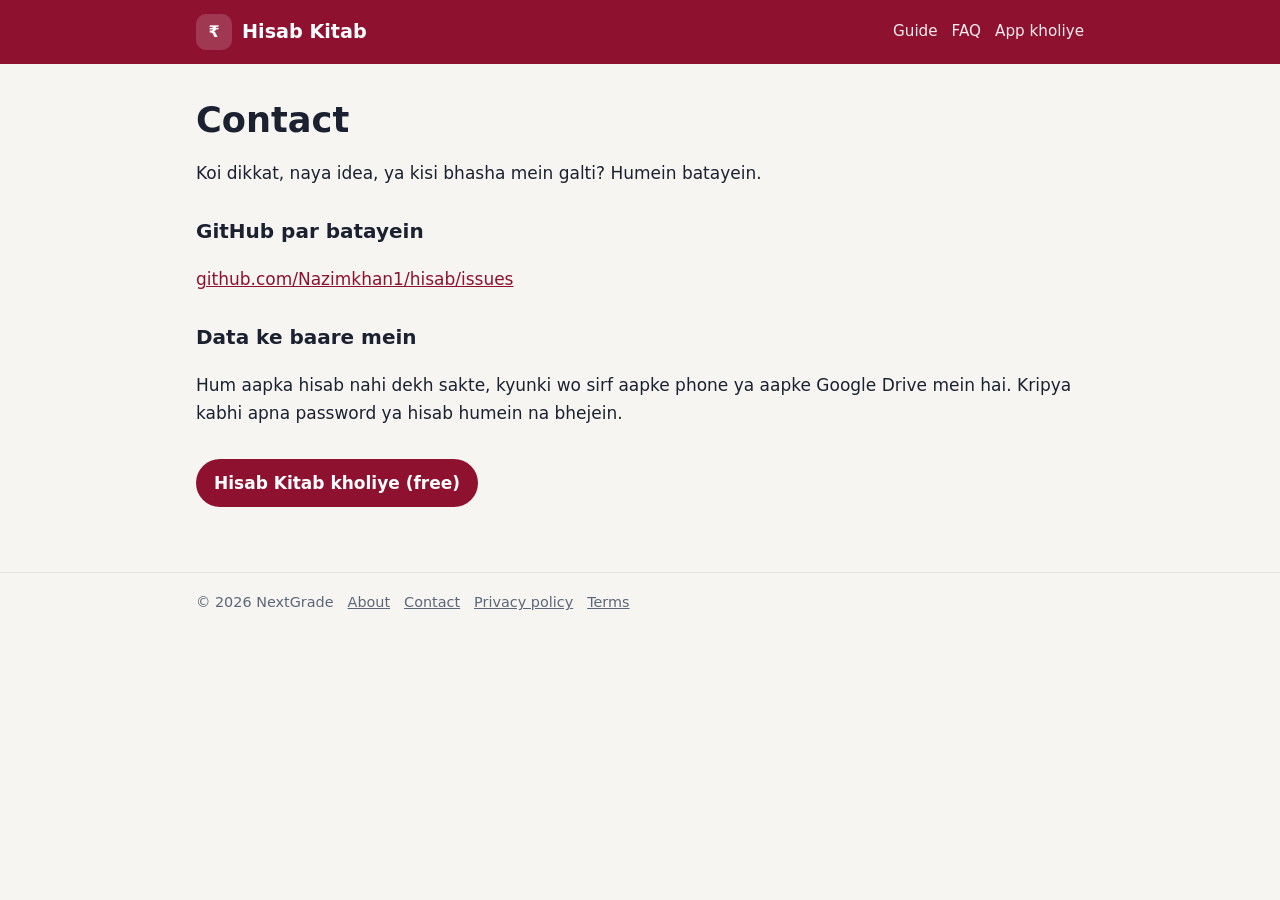
<file: guide/contact.html>
<!doctype html>
<html lang="hi-Latn">
<head>
<meta charset="utf-8">
<meta name="viewport" content="width=device-width,initial-scale=1">
<title>Contact | Hisab Kitab</title>
<meta name="description" content="Hisab Kitab se sampark kaise karein.">
<meta name="theme-color" content="#8E1230">
<link rel="icon" type="image/png" href="../icons/icon-192.png">
<link rel="stylesheet" href="style.css">
<meta name="google-adsense-account" content="ca-pub-4135041725422483">
<script async src="https://pagead2.googlesyndication.com/pagead/js/adsbygoogle.js?client=ca-pub-4135041725422483" crossorigin="anonymous"></script>
</head>
<body>
<header class="top"><div class="in">
  <a class="logo" href="../"><b>₹</b>Hisab Kitab</a>
  <nav><a href="./">Guide</a><a href="faq.html">FAQ</a><a href="../">App kholiye</a></nav>
</div></header>
<main>
<article><h1>Contact</h1>
<p>Koi dikkat, naya idea, ya kisi bhasha mein galti? Humein batayein.</p>
<h2>GitHub par batayein</h2>
<p><a href="https://github.com/Nazimkhan1/hisab/issues" target="_blank" rel="noopener">github.com/Nazimkhan1/hisab/issues</a></p>
<h2>Data ke baare mein</h2>
<p>Hum aapka hisab nahi dekh sakte, kyunki wo sirf aapke phone ya aapke Google Drive mein hai. Kripya kabhi apna password ya hisab humein na bhejein.</p>
</article>
<p style="margin-top:32px"><a class="btn" href="../">Hisab Kitab kholiye (free)</a></p>
</main>
<footer><div class="in">
  <span>© 2026 NextGrade</span>
  <a href="about.html">About</a>
  <a href="contact.html">Contact</a>
  <a href="../privacy.html">Privacy policy</a>
  <a href="../terms.html">Terms</a>
</div></footer>
</body>
</html>
</file>
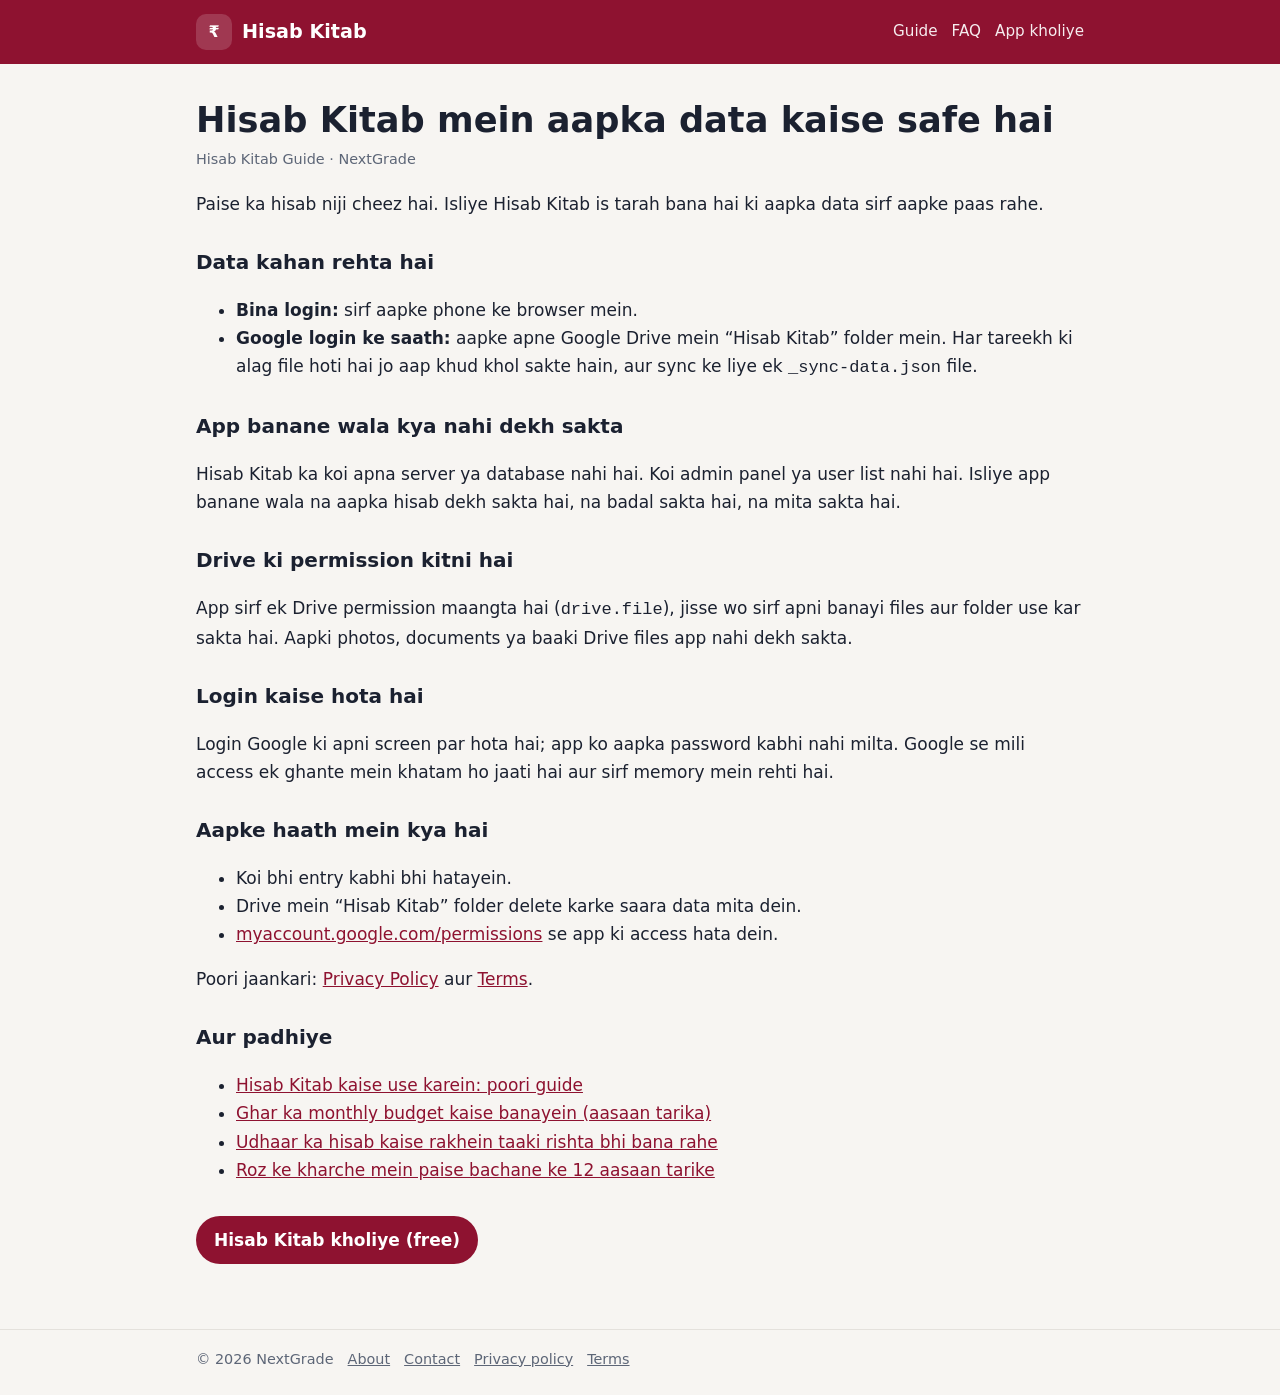
<file: guide/data-kaise-safe-hai.html>
<!doctype html>
<html lang="hi-Latn">
<head>
<meta charset="utf-8">
<meta name="viewport" content="width=device-width,initial-scale=1">
<title>Hisab Kitab mein aapka data kaise safe hai | Hisab Kitab</title>
<meta name="description" content="Hisab Kitab mein aapka hisab sirf aapke phone ya aapke apne Google Drive mein rehta hai. App banane wala bhi nahi dekh sakta. Poori jaankari.">
<meta name="theme-color" content="#8E1230">
<link rel="icon" type="image/png" href="../icons/icon-192.png">
<link rel="stylesheet" href="style.css">
<meta name="google-adsense-account" content="ca-pub-4135041725422483">
<script async src="https://pagead2.googlesyndication.com/pagead/js/adsbygoogle.js?client=ca-pub-4135041725422483" crossorigin="anonymous"></script>
</head>
<body>
<header class="top"><div class="in">
  <a class="logo" href="../"><b>₹</b>Hisab Kitab</a>
  <nav><a href="./">Guide</a><a href="faq.html">FAQ</a><a href="../">App kholiye</a></nav>
</div></header>
<main>
<article><h1>Hisab Kitab mein aapka data kaise safe hai</h1><p class="meta">Hisab Kitab Guide · NextGrade</p>
<p>Paise ka hisab niji cheez hai. Isliye Hisab Kitab is tarah bana hai ki aapka data sirf aapke paas rahe.</p>
<h2>Data kahan rehta hai</h2>
<ul>
<li><strong>Bina login:</strong> sirf aapke phone ke browser mein.</li>
<li><strong>Google login ke saath:</strong> aapke apne Google Drive mein “Hisab Kitab” folder mein. Har tareekh ki alag file hoti hai jo aap khud khol sakte hain, aur sync ke liye ek <code>_sync-data.json</code> file.</li>
</ul>
<h2>App banane wala kya nahi dekh sakta</h2>
<p>Hisab Kitab ka koi apna server ya database nahi hai. Koi admin panel ya user list nahi hai. Isliye app banane wala na aapka hisab dekh sakta hai, na badal sakta hai, na mita sakta hai.</p>
<h2>Drive ki permission kitni hai</h2>
<p>App sirf ek Drive permission maangta hai (<code>drive.file</code>), jisse wo sirf apni banayi files aur folder use kar sakta hai. Aapki photos, documents ya baaki Drive files app nahi dekh sakta.</p>
<h2>Login kaise hota hai</h2>
<p>Login Google ki apni screen par hota hai; app ko aapka password kabhi nahi milta. Google se mili access ek ghante mein khatam ho jaati hai aur sirf memory mein rehti hai.</p>
<h2>Aapke haath mein kya hai</h2>
<ul>
<li>Koi bhi entry kabhi bhi hatayein.</li>
<li>Drive mein “Hisab Kitab” folder delete karke saara data mita dein.</li>
<li><a href="https://myaccount.google.com/permissions" target="_blank" rel="noopener">myaccount.google.com/permissions</a> se app ki access hata dein.</li>
</ul>
<p>Poori jaankari: <a href="../privacy.html">Privacy Policy</a> aur <a href="../terms.html">Terms</a>.</p>
<h2>Aur padhiye</h2><ul><li><a href="hisab-kitab-kaise-use-karein.html">Hisab Kitab kaise use karein: poori guide</a></li><li><a href="ghar-ka-budget-kaise-banayein.html">Ghar ka monthly budget kaise banayein (aasaan tarika)</a></li><li><a href="udhaar-ka-hisab-kaise-rakhein.html">Udhaar ka hisab kaise rakhein taaki rishta bhi bana rahe</a></li><li><a href="paise-bachane-ke-tarike.html">Roz ke kharche mein paise bachane ke 12 aasaan tarike</a></li></ul></article>
<p style="margin-top:32px"><a class="btn" href="../">Hisab Kitab kholiye (free)</a></p>
</main>
<footer><div class="in">
  <span>© 2026 NextGrade</span>
  <a href="about.html">About</a>
  <a href="contact.html">Contact</a>
  <a href="../privacy.html">Privacy policy</a>
  <a href="../terms.html">Terms</a>
</div></footer>
</body>
</html>
</file>
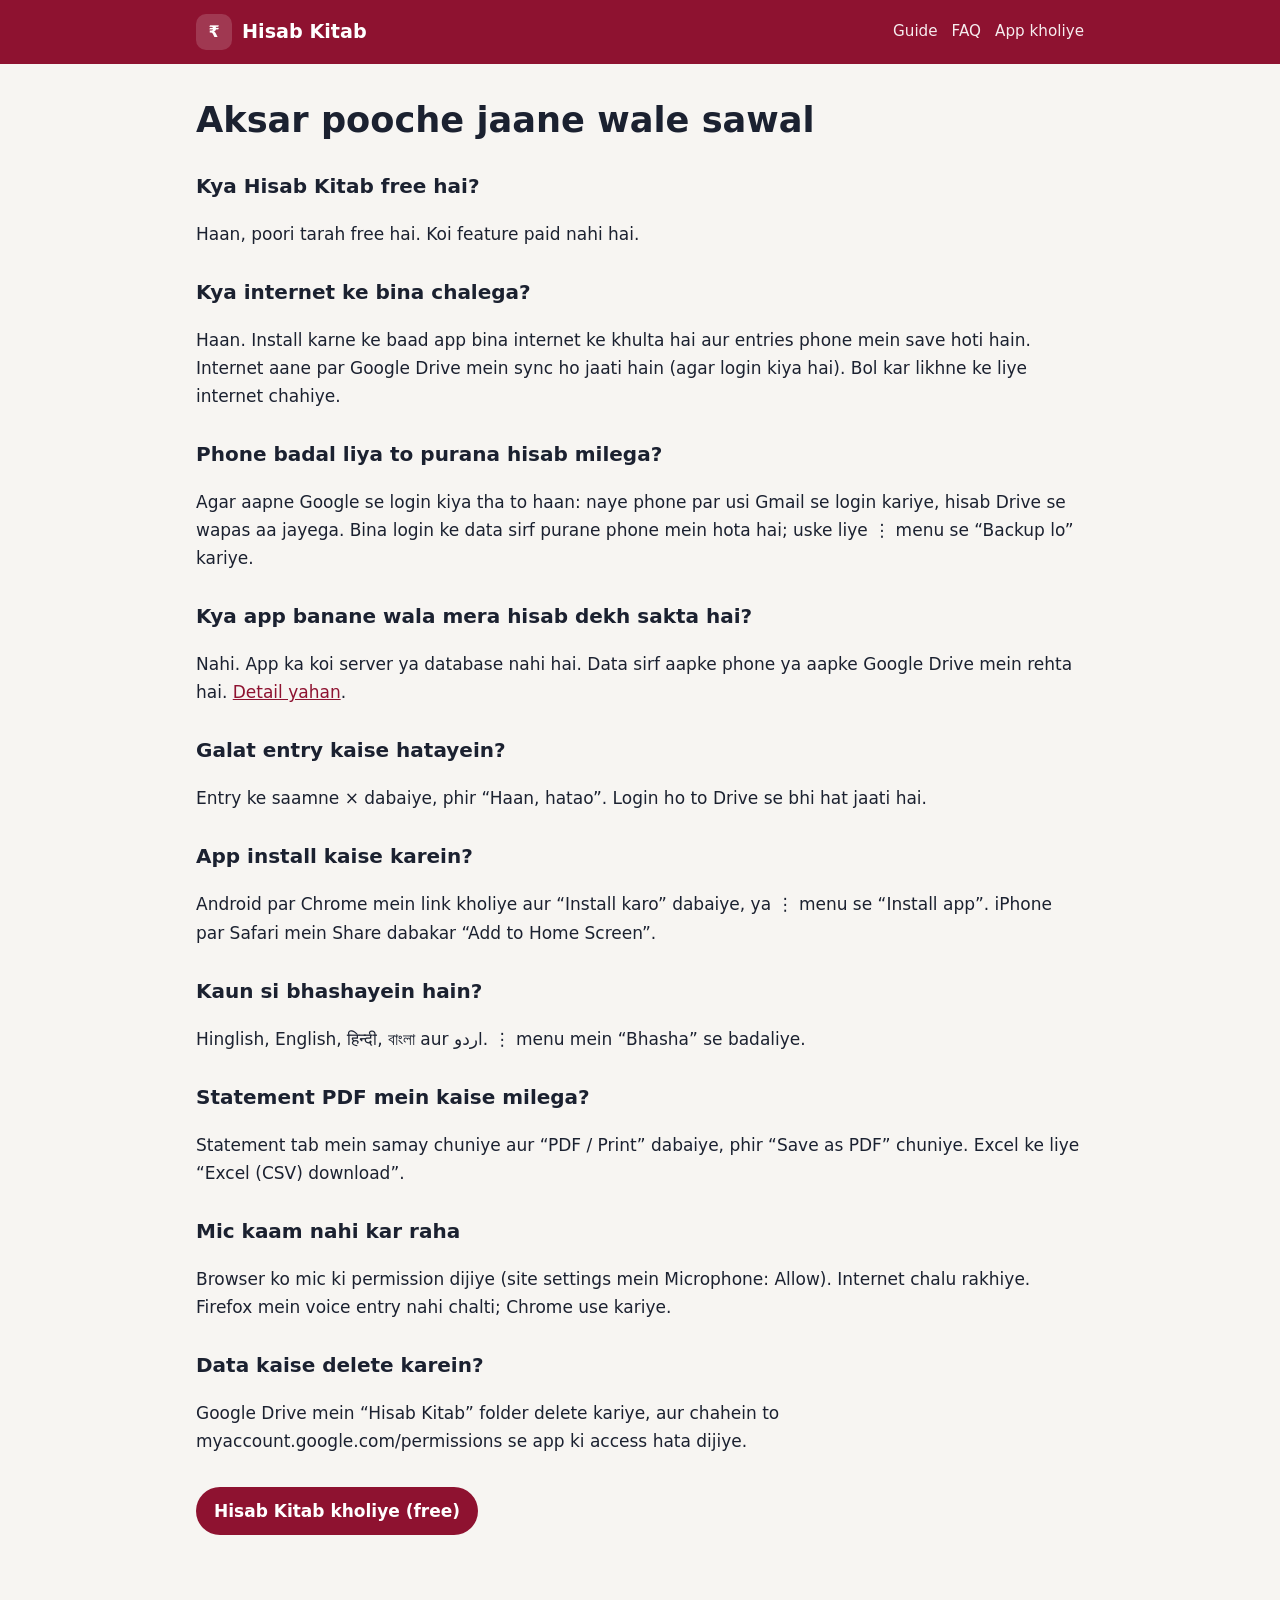
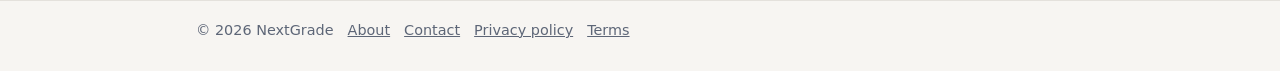
<file: guide/faq.html>
<!doctype html>
<html lang="hi-Latn">
<head>
<meta charset="utf-8">
<meta name="viewport" content="width=device-width,initial-scale=1">
<title>Aksar pooche jaane wale sawal (FAQ) | Hisab Kitab</title>
<meta name="description" content="Hisab Kitab ke baare mein aam sawal: free, offline, data, install, bhasha, statement.">
<meta name="theme-color" content="#8E1230">
<link rel="icon" type="image/png" href="../icons/icon-192.png">
<link rel="stylesheet" href="style.css">
<meta name="google-adsense-account" content="ca-pub-4135041725422483">
<script async src="https://pagead2.googlesyndication.com/pagead/js/adsbygoogle.js?client=ca-pub-4135041725422483" crossorigin="anonymous"></script>
</head>
<body>
<header class="top"><div class="in">
  <a class="logo" href="../"><b>₹</b>Hisab Kitab</a>
  <nav><a href="./">Guide</a><a href="faq.html">FAQ</a><a href="../">App kholiye</a></nav>
</div></header>
<main>
<article><h1>Aksar pooche jaane wale sawal</h1><h2>Kya Hisab Kitab free hai?</h2><p>Haan, poori tarah free hai. Koi feature paid nahi hai.</p><h2>Kya internet ke bina chalega?</h2><p>Haan. Install karne ke baad app bina internet ke khulta hai aur entries phone mein save hoti hain. Internet aane par Google Drive mein sync ho jaati hain (agar login kiya hai). Bol kar likhne ke liye internet chahiye.</p><h2>Phone badal liya to purana hisab milega?</h2><p>Agar aapne Google se login kiya tha to haan: naye phone par usi Gmail se login kariye, hisab Drive se wapas aa jayega. Bina login ke data sirf purane phone mein hota hai; uske liye ⋮ menu se “Backup lo” kariye.</p><h2>Kya app banane wala mera hisab dekh sakta hai?</h2><p>Nahi. App ka koi server ya database nahi hai. Data sirf aapke phone ya aapke Google Drive mein rehta hai. <a href="data-kaise-safe-hai.html">Detail yahan</a>.</p><h2>Galat entry kaise hatayein?</h2><p>Entry ke saamne × dabaiye, phir “Haan, hatao”. Login ho to Drive se bhi hat jaati hai.</p><h2>App install kaise karein?</h2><p>Android par Chrome mein link kholiye aur “Install karo” dabaiye, ya ⋮ menu se “Install app”. iPhone par Safari mein Share dabakar “Add to Home Screen”.</p><h2>Kaun si bhashayein hain?</h2><p>Hinglish, English, हिन्दी, বাংলা aur اردو. ⋮ menu mein “Bhasha” se badaliye.</p><h2>Statement PDF mein kaise milega?</h2><p>Statement tab mein samay chuniye aur “PDF / Print” dabaiye, phir “Save as PDF” chuniye. Excel ke liye “Excel (CSV) download”.</p><h2>Mic kaam nahi kar raha</h2><p>Browser ko mic ki permission dijiye (site settings mein Microphone: Allow). Internet chalu rakhiye. Firefox mein voice entry nahi chalti; Chrome use kariye.</p><h2>Data kaise delete karein?</h2><p>Google Drive mein “Hisab Kitab” folder delete kariye, aur chahein to myaccount.google.com/permissions se app ki access hata dijiye.</p></article>
<p style="margin-top:32px"><a class="btn" href="../">Hisab Kitab kholiye (free)</a></p>
</main>
<footer><div class="in">
  <span>© 2026 NextGrade</span>
  <a href="about.html">About</a>
  <a href="contact.html">Contact</a>
  <a href="../privacy.html">Privacy policy</a>
  <a href="../terms.html">Terms</a>
</div></footer>
</body>
</html>
</file>
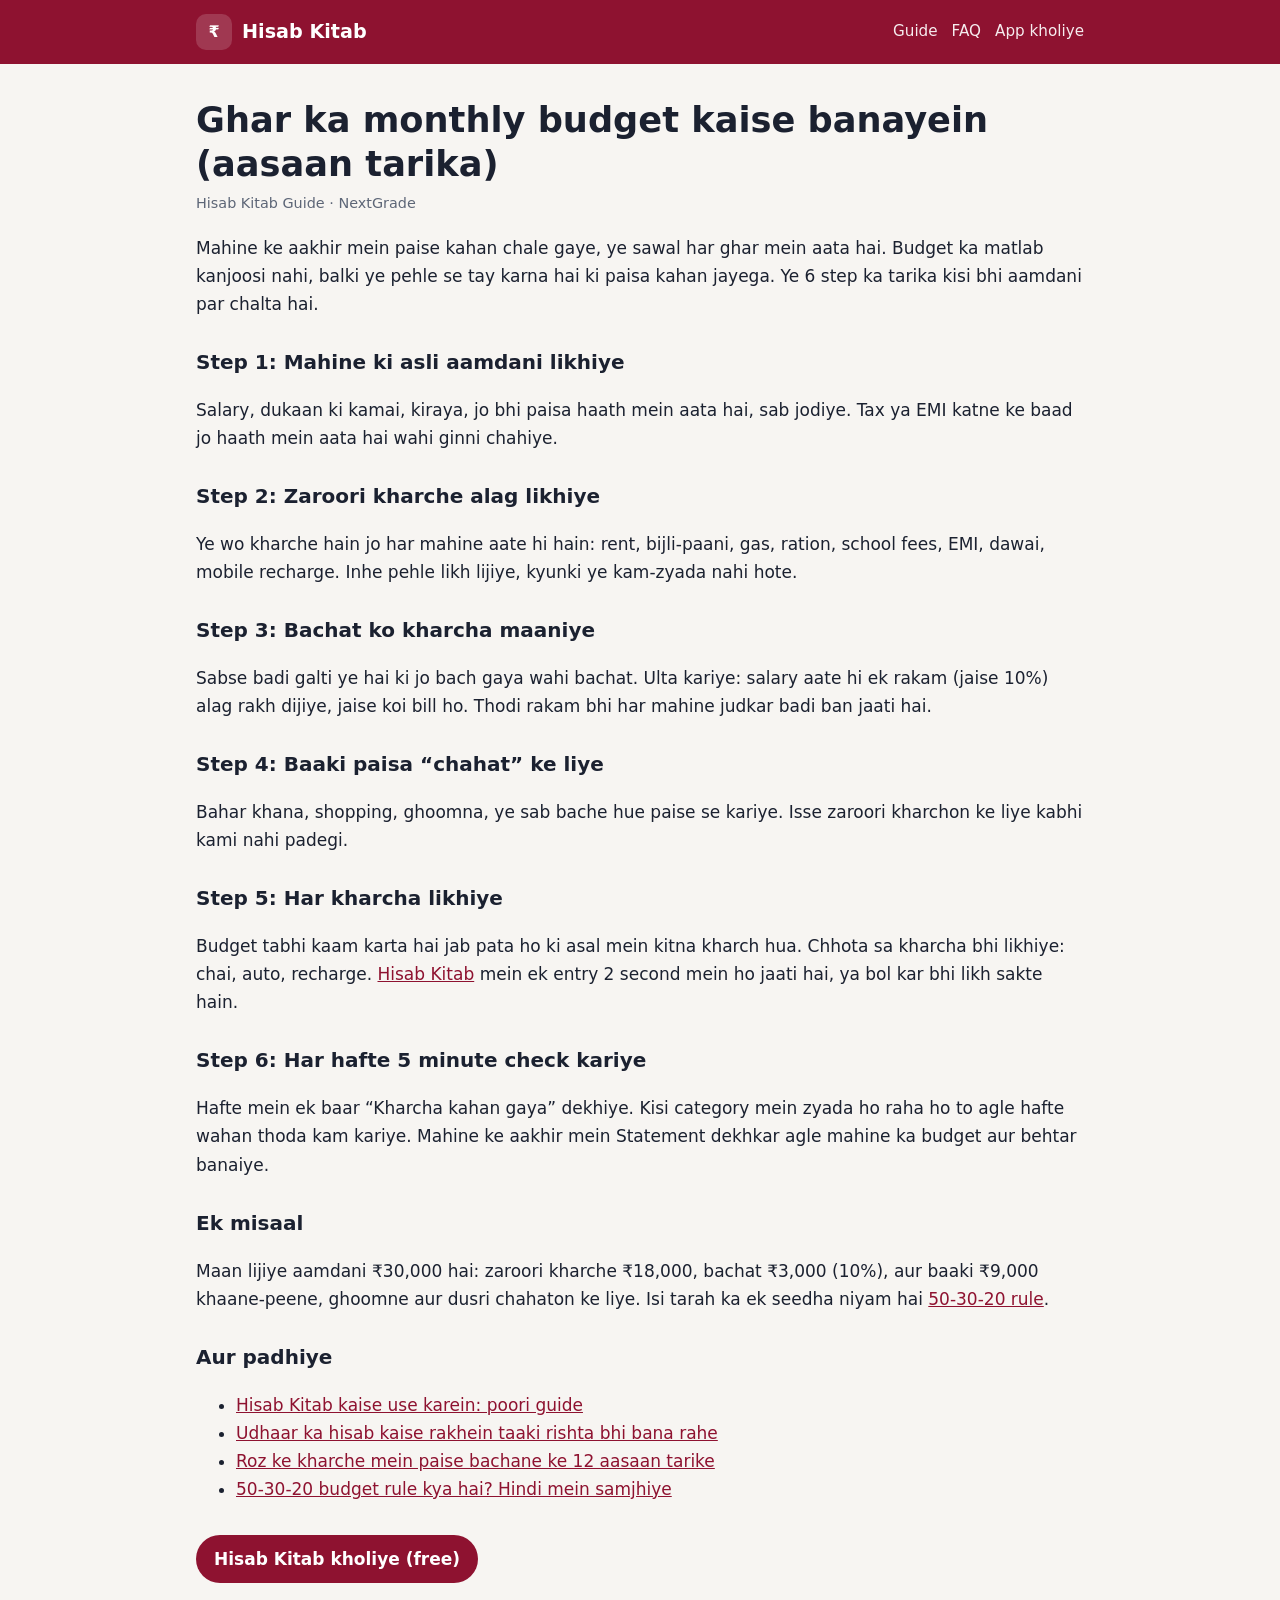
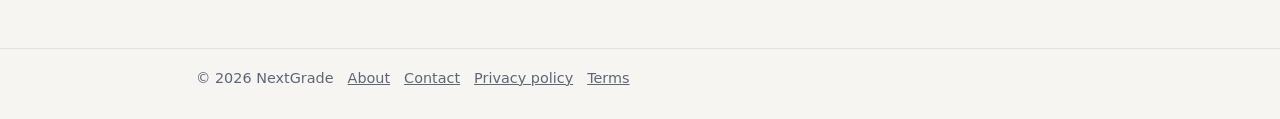
<file: guide/ghar-ka-budget-kaise-banayein.html>
<!doctype html>
<html lang="hi-Latn">
<head>
<meta charset="utf-8">
<meta name="viewport" content="width=device-width,initial-scale=1">
<title>Ghar ka monthly budget kaise banayein (aasaan tarika) | Hisab Kitab</title>
<meta name="description" content="Ghar ka mahine ka budget banane ka aasaan tarika: aamdani likhiye, zaroori kharche alag kariye, bachat pehle rakhiye aur har hafte check kariye.">
<meta name="theme-color" content="#8E1230">
<link rel="icon" type="image/png" href="../icons/icon-192.png">
<link rel="stylesheet" href="style.css">
<meta name="google-adsense-account" content="ca-pub-4135041725422483">
<script async src="https://pagead2.googlesyndication.com/pagead/js/adsbygoogle.js?client=ca-pub-4135041725422483" crossorigin="anonymous"></script>
</head>
<body>
<header class="top"><div class="in">
  <a class="logo" href="../"><b>₹</b>Hisab Kitab</a>
  <nav><a href="./">Guide</a><a href="faq.html">FAQ</a><a href="../">App kholiye</a></nav>
</div></header>
<main>
<article><h1>Ghar ka monthly budget kaise banayein (aasaan tarika)</h1><p class="meta">Hisab Kitab Guide · NextGrade</p>
<p>Mahine ke aakhir mein paise kahan chale gaye, ye sawal har ghar mein aata hai. Budget ka matlab kanjoosi nahi, balki ye pehle se tay karna hai ki paisa kahan jayega. Ye 6 step ka tarika kisi bhi aamdani par chalta hai.</p>
<h2>Step 1: Mahine ki asli aamdani likhiye</h2>
<p>Salary, dukaan ki kamai, kiraya, jo bhi paisa haath mein aata hai, sab jodiye. Tax ya EMI katne ke baad jo haath mein aata hai wahi ginni chahiye.</p>
<h2>Step 2: Zaroori kharche alag likhiye</h2>
<p>Ye wo kharche hain jo har mahine aate hi hain: rent, bijli-paani, gas, ration, school fees, EMI, dawai, mobile recharge. Inhe pehle likh lijiye, kyunki ye kam-zyada nahi hote.</p>
<h2>Step 3: Bachat ko kharcha maaniye</h2>
<p>Sabse badi galti ye hai ki jo bach gaya wahi bachat. Ulta kariye: salary aate hi ek rakam (jaise 10%) alag rakh dijiye, jaise koi bill ho. Thodi rakam bhi har mahine judkar badi ban jaati hai.</p>
<h2>Step 4: Baaki paisa “chahat” ke liye</h2>
<p>Bahar khana, shopping, ghoomna, ye sab bache hue paise se kariye. Isse zaroori kharchon ke liye kabhi kami nahi padegi.</p>
<h2>Step 5: Har kharcha likhiye</h2>
<p>Budget tabhi kaam karta hai jab pata ho ki asal mein kitna kharch hua. Chhota sa kharcha bhi likhiye: chai, auto, recharge. <a href="https://hisab.nextgrade.in/">Hisab Kitab</a> mein ek entry 2 second mein ho jaati hai, ya bol kar bhi likh sakte hain.</p>
<h2>Step 6: Har hafte 5 minute check kariye</h2>
<p>Hafte mein ek baar “Kharcha kahan gaya” dekhiye. Kisi category mein zyada ho raha ho to agle hafte wahan thoda kam kariye. Mahine ke aakhir mein Statement dekhkar agle mahine ka budget aur behtar banaiye.</p>
<h2>Ek misaal</h2>
<p>Maan lijiye aamdani ₹30,000 hai: zaroori kharche ₹18,000, bachat ₹3,000 (10%), aur baaki ₹9,000 khaane-peene, ghoomne aur dusri chahaton ke liye. Isi tarah ka ek seedha niyam hai <a href="50-30-20-budget-rule.html">50-30-20 rule</a>.</p>
<h2>Aur padhiye</h2><ul><li><a href="hisab-kitab-kaise-use-karein.html">Hisab Kitab kaise use karein: poori guide</a></li><li><a href="udhaar-ka-hisab-kaise-rakhein.html">Udhaar ka hisab kaise rakhein taaki rishta bhi bana rahe</a></li><li><a href="paise-bachane-ke-tarike.html">Roz ke kharche mein paise bachane ke 12 aasaan tarike</a></li><li><a href="50-30-20-budget-rule.html">50-30-20 budget rule kya hai? Hindi mein samjhiye</a></li></ul></article>
<p style="margin-top:32px"><a class="btn" href="../">Hisab Kitab kholiye (free)</a></p>
</main>
<footer><div class="in">
  <span>© 2026 NextGrade</span>
  <a href="about.html">About</a>
  <a href="contact.html">Contact</a>
  <a href="../privacy.html">Privacy policy</a>
  <a href="../terms.html">Terms</a>
</div></footer>
</body>
</html>
</file>
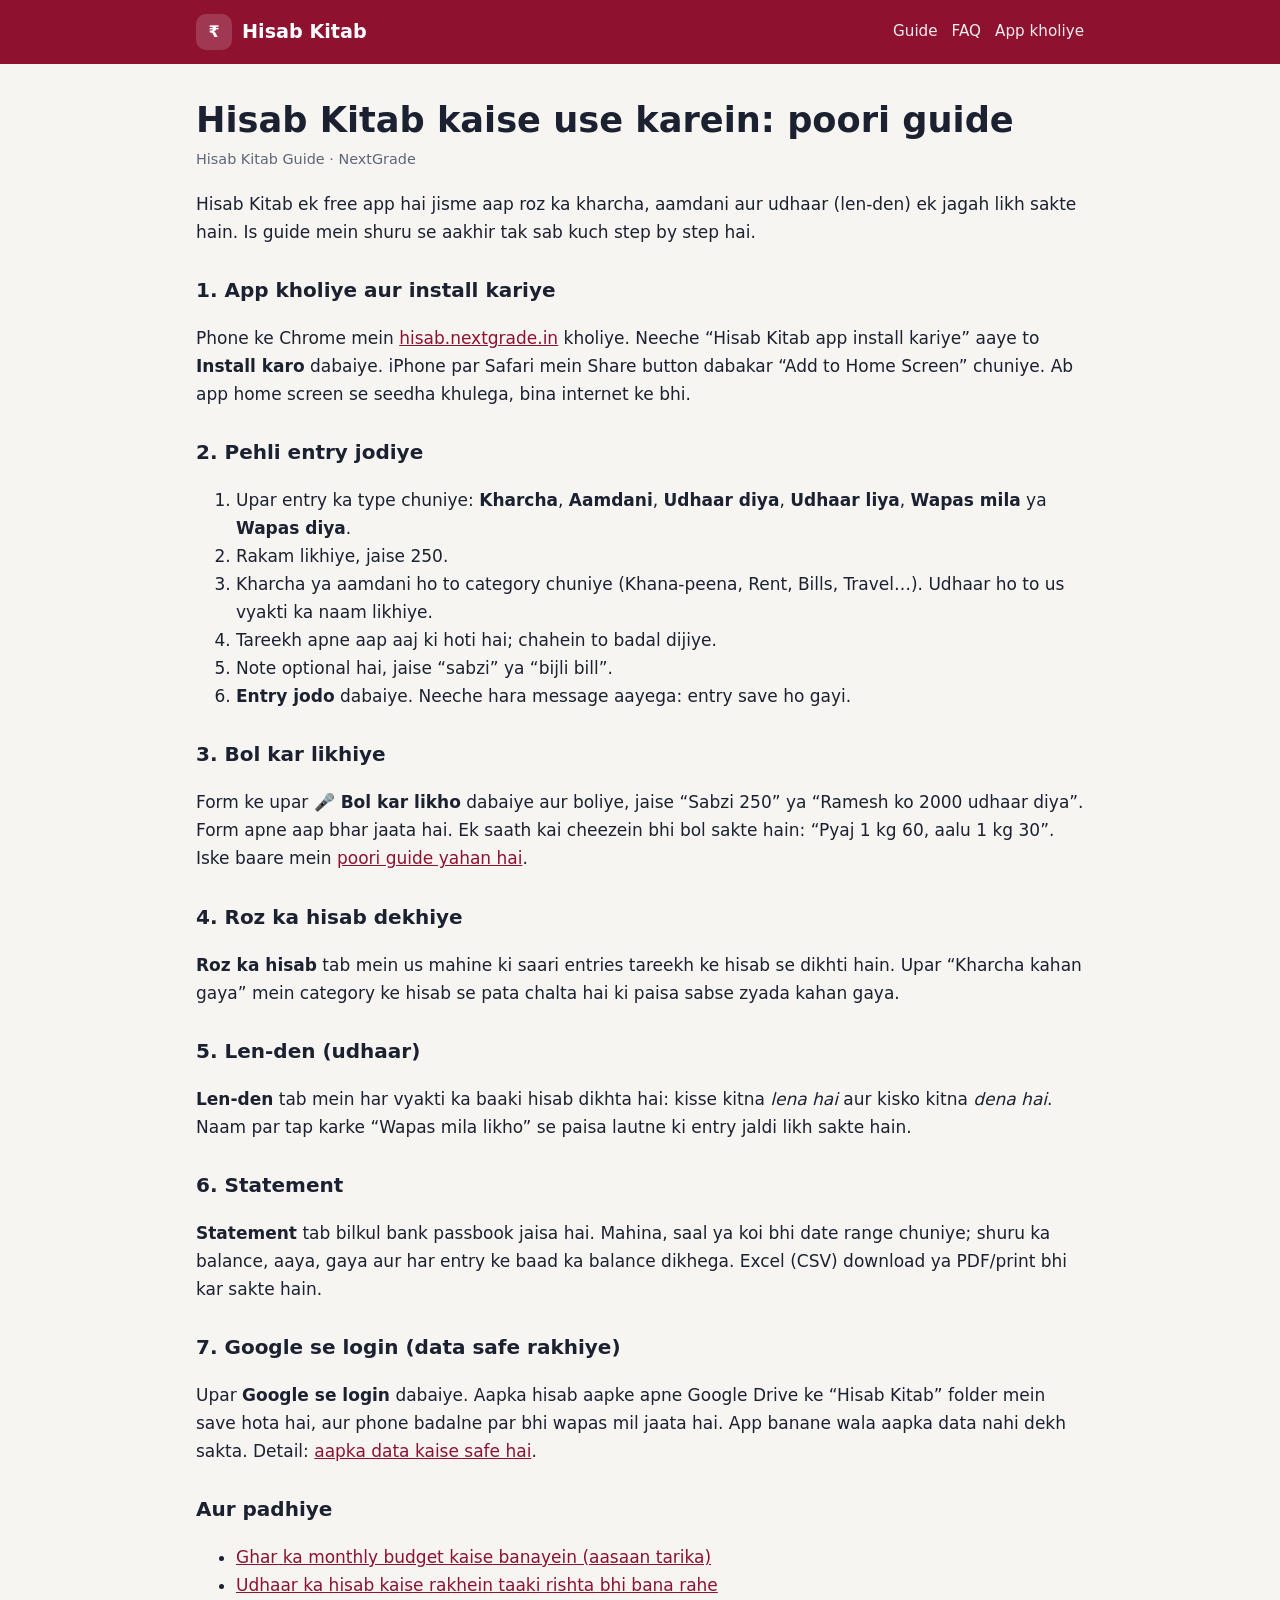
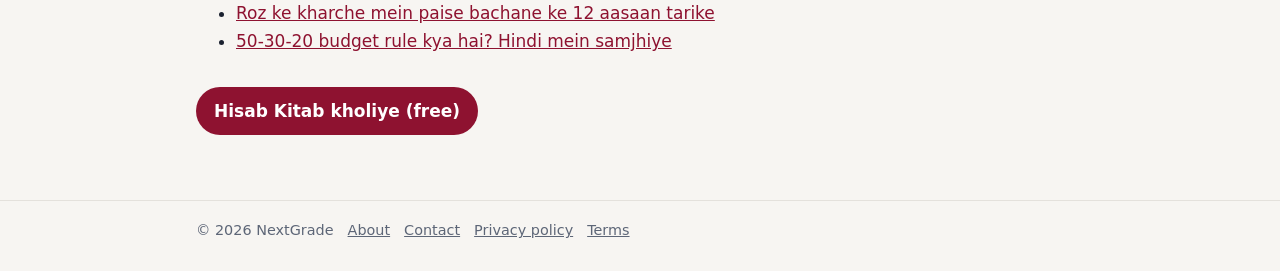
<file: guide/hisab-kitab-kaise-use-karein.html>
<!doctype html>
<html lang="hi-Latn">
<head>
<meta charset="utf-8">
<meta name="viewport" content="width=device-width,initial-scale=1">
<title>Hisab Kitab kaise use karein: poori guide | Hisab Kitab</title>
<meta name="description" content="Hisab Kitab app mein kharcha, aamdani aur udhaar kaise likhein, statement kaise dekhein aur Google Drive mein kaise save karein.">
<meta name="theme-color" content="#8E1230">
<link rel="icon" type="image/png" href="../icons/icon-192.png">
<link rel="stylesheet" href="style.css">
<meta name="google-adsense-account" content="ca-pub-4135041725422483">
<script async src="https://pagead2.googlesyndication.com/pagead/js/adsbygoogle.js?client=ca-pub-4135041725422483" crossorigin="anonymous"></script>
</head>
<body>
<header class="top"><div class="in">
  <a class="logo" href="../"><b>₹</b>Hisab Kitab</a>
  <nav><a href="./">Guide</a><a href="faq.html">FAQ</a><a href="../">App kholiye</a></nav>
</div></header>
<main>
<article><h1>Hisab Kitab kaise use karein: poori guide</h1><p class="meta">Hisab Kitab Guide · NextGrade</p>
<p>Hisab Kitab ek free app hai jisme aap roz ka kharcha, aamdani aur udhaar (len-den) ek jagah likh sakte hain. Is guide mein shuru se aakhir tak sab kuch step by step hai.</p>
<h2>1. App kholiye aur install kariye</h2>
<p>Phone ke Chrome mein <a href="https://hisab.nextgrade.in/">hisab.nextgrade.in</a> kholiye. Neeche “Hisab Kitab app install kariye” aaye to <strong>Install karo</strong> dabaiye. iPhone par Safari mein Share button dabakar “Add to Home Screen” chuniye. Ab app home screen se seedha khulega, bina internet ke bhi.</p>
<h2>2. Pehli entry jodiye</h2>
<ol>
<li>Upar entry ka type chuniye: <strong>Kharcha</strong>, <strong>Aamdani</strong>, <strong>Udhaar diya</strong>, <strong>Udhaar liya</strong>, <strong>Wapas mila</strong> ya <strong>Wapas diya</strong>.</li>
<li>Rakam likhiye, jaise 250.</li>
<li>Kharcha ya aamdani ho to category chuniye (Khana-peena, Rent, Bills, Travel…). Udhaar ho to us vyakti ka naam likhiye.</li>
<li>Tareekh apne aap aaj ki hoti hai; chahein to badal dijiye.</li>
<li>Note optional hai, jaise “sabzi” ya “bijli bill”.</li>
<li><strong>Entry jodo</strong> dabaiye. Neeche hara message aayega: entry save ho gayi.</li>
</ol>
<h2>3. Bol kar likhiye</h2>
<p>Form ke upar <strong>🎤 Bol kar likho</strong> dabaiye aur boliye, jaise “Sabzi 250” ya “Ramesh ko 2000 udhaar diya”. Form apne aap bhar jaata hai. Ek saath kai cheezein bhi bol sakte hain: “Pyaj 1 kg 60, aalu 1 kg 30”. Iske baare mein <a href="bol-kar-hisab-likhein.html">poori guide yahan hai</a>.</p>
<h2>4. Roz ka hisab dekhiye</h2>
<p><strong>Roz ka hisab</strong> tab mein us mahine ki saari entries tareekh ke hisab se dikhti hain. Upar “Kharcha kahan gaya” mein category ke hisab se pata chalta hai ki paisa sabse zyada kahan gaya.</p>
<h2>5. Len-den (udhaar)</h2>
<p><strong>Len-den</strong> tab mein har vyakti ka baaki hisab dikhta hai: kisse kitna <em>lena hai</em> aur kisko kitna <em>dena hai</em>. Naam par tap karke “Wapas mila likho” se paisa lautne ki entry jaldi likh sakte hain.</p>
<h2>6. Statement</h2>
<p><strong>Statement</strong> tab bilkul bank passbook jaisa hai. Mahina, saal ya koi bhi date range chuniye; shuru ka balance, aaya, gaya aur har entry ke baad ka balance dikhega. Excel (CSV) download ya PDF/print bhi kar sakte hain.</p>
<h2>7. Google se login (data safe rakhiye)</h2>
<p>Upar <strong>Google se login</strong> dabaiye. Aapka hisab aapke apne Google Drive ke “Hisab Kitab” folder mein save hota hai, aur phone badalne par bhi wapas mil jaata hai. App banane wala aapka data nahi dekh sakta. Detail: <a href="data-kaise-safe-hai.html">aapka data kaise safe hai</a>.</p>
<h2>Aur padhiye</h2><ul><li><a href="ghar-ka-budget-kaise-banayein.html">Ghar ka monthly budget kaise banayein (aasaan tarika)</a></li><li><a href="udhaar-ka-hisab-kaise-rakhein.html">Udhaar ka hisab kaise rakhein taaki rishta bhi bana rahe</a></li><li><a href="paise-bachane-ke-tarike.html">Roz ke kharche mein paise bachane ke 12 aasaan tarike</a></li><li><a href="50-30-20-budget-rule.html">50-30-20 budget rule kya hai? Hindi mein samjhiye</a></li></ul></article>
<p style="margin-top:32px"><a class="btn" href="../">Hisab Kitab kholiye (free)</a></p>
</main>
<footer><div class="in">
  <span>© 2026 NextGrade</span>
  <a href="about.html">About</a>
  <a href="contact.html">Contact</a>
  <a href="../privacy.html">Privacy policy</a>
  <a href="../terms.html">Terms</a>
</div></footer>
</body>
</html>
</file>
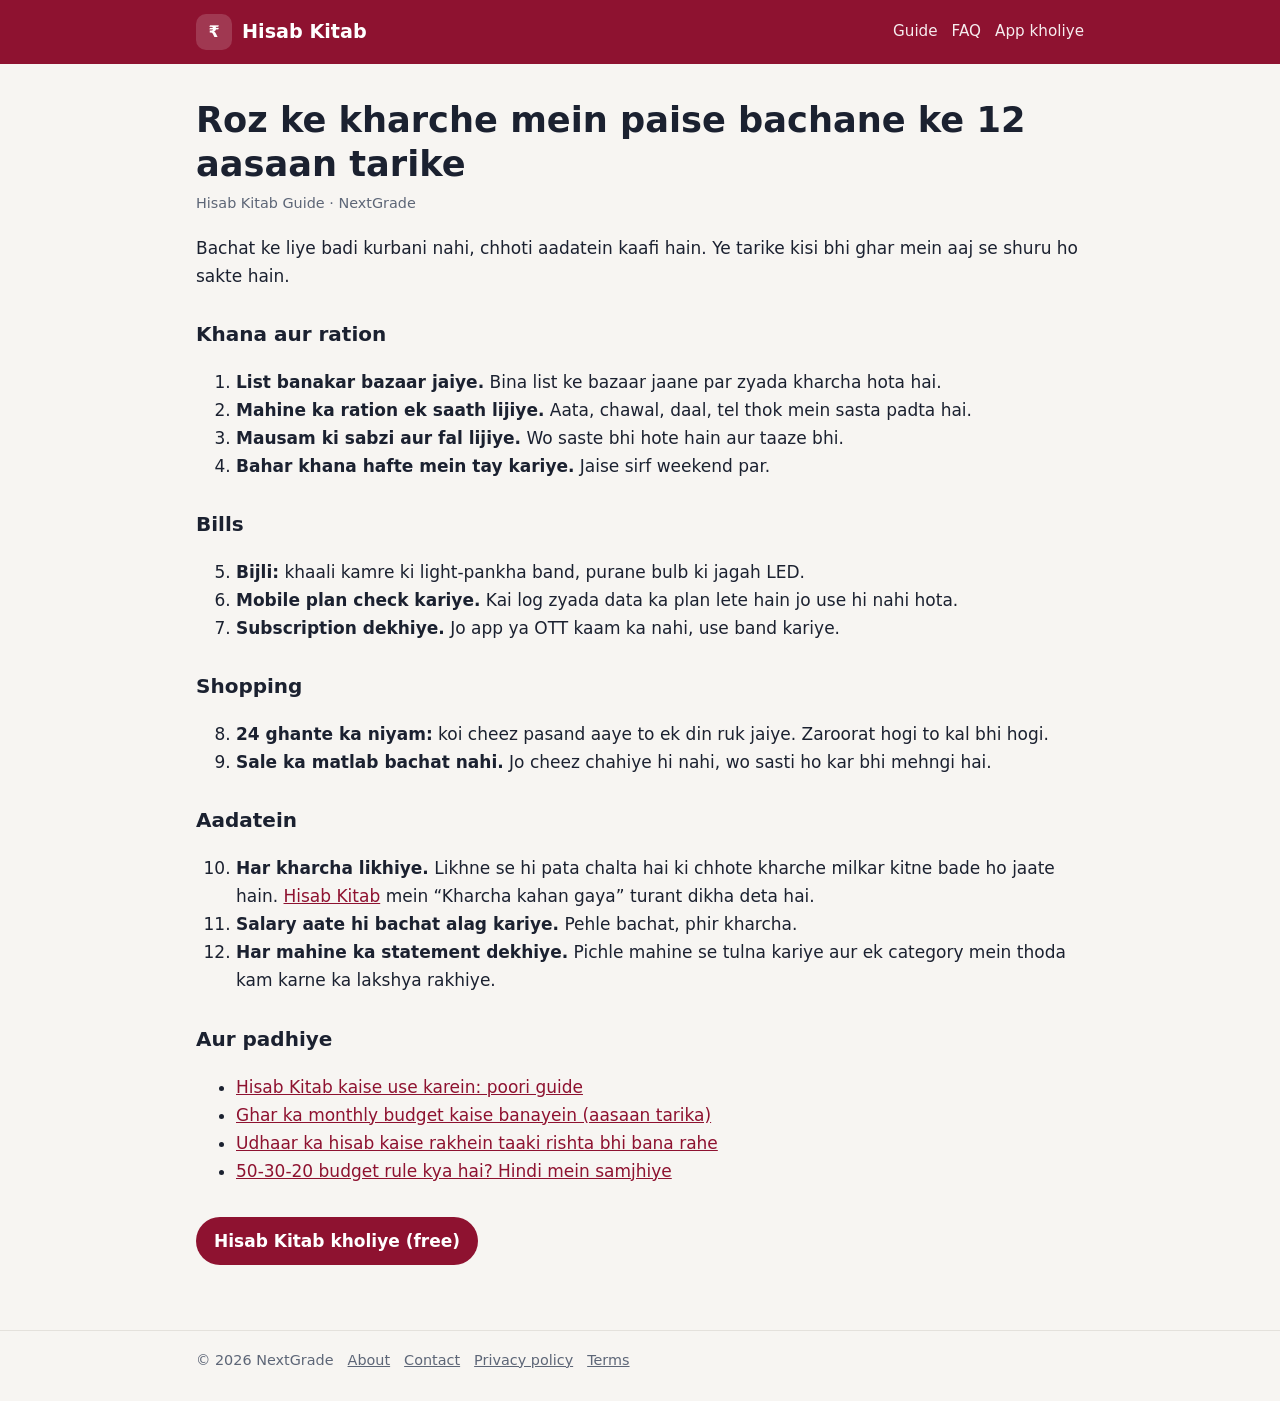
<file: guide/paise-bachane-ke-tarike.html>
<!doctype html>
<html lang="hi-Latn">
<head>
<meta charset="utf-8">
<meta name="viewport" content="width=device-width,initial-scale=1">
<title>Roz ke kharche mein paise bachane ke 12 aasaan tarike | Hisab Kitab</title>
<meta name="description" content="Ghar ke roz ke kharche mein paise bachane ke 12 aasaan aur practical tarike: bijli, khana, mobile, shopping aur aadat.">
<meta name="theme-color" content="#8E1230">
<link rel="icon" type="image/png" href="../icons/icon-192.png">
<link rel="stylesheet" href="style.css">
<meta name="google-adsense-account" content="ca-pub-4135041725422483">
<script async src="https://pagead2.googlesyndication.com/pagead/js/adsbygoogle.js?client=ca-pub-4135041725422483" crossorigin="anonymous"></script>
</head>
<body>
<header class="top"><div class="in">
  <a class="logo" href="../"><b>₹</b>Hisab Kitab</a>
  <nav><a href="./">Guide</a><a href="faq.html">FAQ</a><a href="../">App kholiye</a></nav>
</div></header>
<main>
<article><h1>Roz ke kharche mein paise bachane ke 12 aasaan tarike</h1><p class="meta">Hisab Kitab Guide · NextGrade</p>
<p>Bachat ke liye badi kurbani nahi, chhoti aadatein kaafi hain. Ye tarike kisi bhi ghar mein aaj se shuru ho sakte hain.</p>
<h2>Khana aur ration</h2>
<ol>
<li><strong>List banakar bazaar jaiye.</strong> Bina list ke bazaar jaane par zyada kharcha hota hai.</li>
<li><strong>Mahine ka ration ek saath lijiye.</strong> Aata, chawal, daal, tel thok mein sasta padta hai.</li>
<li><strong>Mausam ki sabzi aur fal lijiye.</strong> Wo saste bhi hote hain aur taaze bhi.</li>
<li><strong>Bahar khana hafte mein tay kariye.</strong> Jaise sirf weekend par.</li>
</ol>
<h2>Bills</h2>
<ol start="5">
<li><strong>Bijli:</strong> khaali kamre ki light-pankha band, purane bulb ki jagah LED.</li>
<li><strong>Mobile plan check kariye.</strong> Kai log zyada data ka plan lete hain jo use hi nahi hota.</li>
<li><strong>Subscription dekhiye.</strong> Jo app ya OTT kaam ka nahi, use band kariye.</li>
</ol>
<h2>Shopping</h2>
<ol start="8">
<li><strong>24 ghante ka niyam:</strong> koi cheez pasand aaye to ek din ruk jaiye. Zaroorat hogi to kal bhi hogi.</li>
<li><strong>Sale ka matlab bachat nahi.</strong> Jo cheez chahiye hi nahi, wo sasti ho kar bhi mehngi hai.</li>
</ol>
<h2>Aadatein</h2>
<ol start="10">
<li><strong>Har kharcha likhiye.</strong> Likhne se hi pata chalta hai ki chhote kharche milkar kitne bade ho jaate hain. <a href="https://hisab.nextgrade.in/">Hisab Kitab</a> mein “Kharcha kahan gaya” turant dikha deta hai.</li>
<li><strong>Salary aate hi bachat alag kariye.</strong> Pehle bachat, phir kharcha.</li>
<li><strong>Har mahine ka statement dekhiye.</strong> Pichle mahine se tulna kariye aur ek category mein thoda kam karne ka lakshya rakhiye.</li>
</ol>
<h2>Aur padhiye</h2><ul><li><a href="hisab-kitab-kaise-use-karein.html">Hisab Kitab kaise use karein: poori guide</a></li><li><a href="ghar-ka-budget-kaise-banayein.html">Ghar ka monthly budget kaise banayein (aasaan tarika)</a></li><li><a href="udhaar-ka-hisab-kaise-rakhein.html">Udhaar ka hisab kaise rakhein taaki rishta bhi bana rahe</a></li><li><a href="50-30-20-budget-rule.html">50-30-20 budget rule kya hai? Hindi mein samjhiye</a></li></ul></article>
<p style="margin-top:32px"><a class="btn" href="../">Hisab Kitab kholiye (free)</a></p>
</main>
<footer><div class="in">
  <span>© 2026 NextGrade</span>
  <a href="about.html">About</a>
  <a href="contact.html">Contact</a>
  <a href="../privacy.html">Privacy policy</a>
  <a href="../terms.html">Terms</a>
</div></footer>
</body>
</html>
</file>
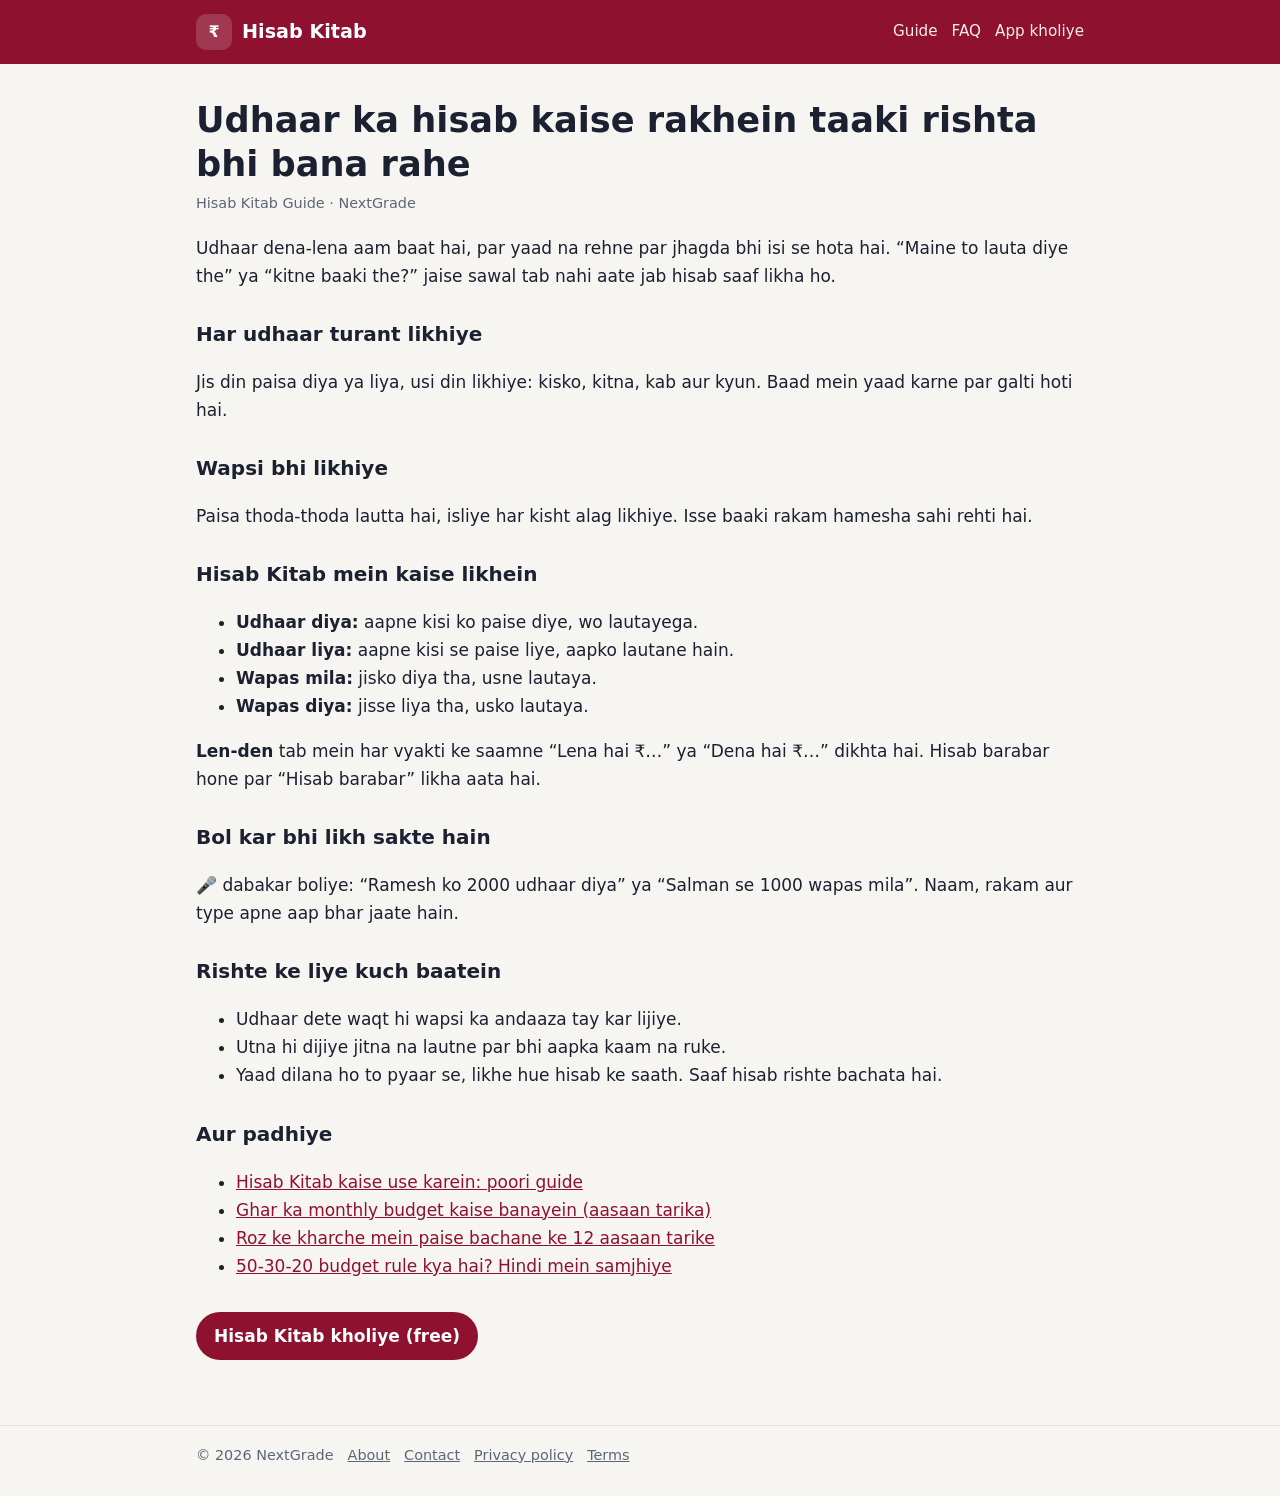
<file: guide/udhaar-ka-hisab-kaise-rakhein.html>
<!doctype html>
<html lang="hi-Latn">
<head>
<meta charset="utf-8">
<meta name="viewport" content="width=device-width,initial-scale=1">
<title>Udhaar ka hisab kaise rakhein taaki rishta bhi bana rahe | Hisab Kitab</title>
<meta name="description" content="Dost, rishtedar ya dukaandar ke saath udhaar ka saaf hisab kaise rakhein: tareekh, rakam, wapsi aur baaki, sab ek jagah.">
<meta name="theme-color" content="#8E1230">
<link rel="icon" type="image/png" href="../icons/icon-192.png">
<link rel="stylesheet" href="style.css">
<meta name="google-adsense-account" content="ca-pub-4135041725422483">
<script async src="https://pagead2.googlesyndication.com/pagead/js/adsbygoogle.js?client=ca-pub-4135041725422483" crossorigin="anonymous"></script>
</head>
<body>
<header class="top"><div class="in">
  <a class="logo" href="../"><b>₹</b>Hisab Kitab</a>
  <nav><a href="./">Guide</a><a href="faq.html">FAQ</a><a href="../">App kholiye</a></nav>
</div></header>
<main>
<article><h1>Udhaar ka hisab kaise rakhein taaki rishta bhi bana rahe</h1><p class="meta">Hisab Kitab Guide · NextGrade</p>
<p>Udhaar dena-lena aam baat hai, par yaad na rehne par jhagda bhi isi se hota hai. “Maine to lauta diye the” ya “kitne baaki the?” jaise sawal tab nahi aate jab hisab saaf likha ho.</p>
<h2>Har udhaar turant likhiye</h2>
<p>Jis din paisa diya ya liya, usi din likhiye: kisko, kitna, kab aur kyun. Baad mein yaad karne par galti hoti hai.</p>
<h2>Wapsi bhi likhiye</h2>
<p>Paisa thoda-thoda lautta hai, isliye har kisht alag likhiye. Isse baaki rakam hamesha sahi rehti hai.</p>
<h2>Hisab Kitab mein kaise likhein</h2>
<ul>
<li><strong>Udhaar diya:</strong> aapne kisi ko paise diye, wo lautayega.</li>
<li><strong>Udhaar liya:</strong> aapne kisi se paise liye, aapko lautane hain.</li>
<li><strong>Wapas mila:</strong> jisko diya tha, usne lautaya.</li>
<li><strong>Wapas diya:</strong> jisse liya tha, usko lautaya.</li>
</ul>
<p><strong>Len-den</strong> tab mein har vyakti ke saamne “Lena hai ₹…” ya “Dena hai ₹…” dikhta hai. Hisab barabar hone par “Hisab barabar” likha aata hai.</p>
<h2>Bol kar bhi likh sakte hain</h2>
<p>🎤 dabakar boliye: “Ramesh ko 2000 udhaar diya” ya “Salman se 1000 wapas mila”. Naam, rakam aur type apne aap bhar jaate hain.</p>
<h2>Rishte ke liye kuch baatein</h2>
<ul>
<li>Udhaar dete waqt hi wapsi ka andaaza tay kar lijiye.</li>
<li>Utna hi dijiye jitna na lautne par bhi aapka kaam na ruke.</li>
<li>Yaad dilana ho to pyaar se, likhe hue hisab ke saath. Saaf hisab rishte bachata hai.</li>
</ul>
<h2>Aur padhiye</h2><ul><li><a href="hisab-kitab-kaise-use-karein.html">Hisab Kitab kaise use karein: poori guide</a></li><li><a href="ghar-ka-budget-kaise-banayein.html">Ghar ka monthly budget kaise banayein (aasaan tarika)</a></li><li><a href="paise-bachane-ke-tarike.html">Roz ke kharche mein paise bachane ke 12 aasaan tarike</a></li><li><a href="50-30-20-budget-rule.html">50-30-20 budget rule kya hai? Hindi mein samjhiye</a></li></ul></article>
<p style="margin-top:32px"><a class="btn" href="../">Hisab Kitab kholiye (free)</a></p>
</main>
<footer><div class="in">
  <span>© 2026 NextGrade</span>
  <a href="about.html">About</a>
  <a href="contact.html">Contact</a>
  <a href="../privacy.html">Privacy policy</a>
  <a href="../terms.html">Terms</a>
</div></footer>
</body>
</html>
</file>
<file: guide/style.css>
:root {
  --paper: #F7F5F2; --surface: #FFFFFF; --ink: #1B2130; --muted: #5D6677; --line: #E4E1DC;
  --brand: #8E1230; --brand-soft: #F6E3E8; --ok: #12765A;
}
@media (prefers-color-scheme: dark) {
  :root:not([data-theme="light"]) { --paper: #11141B; --surface: #191E28; --ink: #E7EAF0; --muted: #9AA3B3; --line: #2A3141; --brand: #F28DA2; --brand-soft: #3A1B24; --ok: #4FC79C; color-scheme: dark; }
}
* { box-sizing: border-box; }
html, body { margin: 0; }
body { background: var(--paper); color: var(--ink); font: 17px/1.65 system-ui, -apple-system, "Segoe UI", "Noto Sans", sans-serif; }
a { color: var(--brand); }
.top { background: #8E1230; color: #fff; }
.top .in { max-width: 920px; margin: 0 auto; padding: 14px 16px; display: flex; align-items: center; justify-content: space-between; gap: 12px; flex-wrap: wrap; }
.logo { display: flex; align-items: center; gap: 10px; color: #fff; text-decoration: none; font-weight: 700; font-size: 1.2rem; }
.logo b { display: grid; place-items: center; width: 36px; height: 36px; border-radius: 10px; background: rgba(255,255,255,.16); font-size: 1rem; }
.top nav { display: flex; gap: 14px; flex-wrap: wrap; }
.top nav a { color: #fff; text-decoration: none; font-size: .95rem; opacity: .92; }
main { max-width: 920px; margin: 0 auto; padding: 28px 16px 48px; }
.hero h1 { font-size: clamp(1.8rem, 5vw, 2.6rem); line-height: 1.2; margin: 8px 0 10px; }
.hero p { color: var(--muted); font-size: 1.08rem; max-width: 640px; margin: 0; }
.cards { display: grid; grid-template-columns: repeat(auto-fit, minmax(260px, 1fr)); gap: 16px; margin-top: 28px; }
.card { background: var(--surface); border: 1px solid var(--line); border-radius: 16px; padding: 18px; display: grid; gap: 10px; align-content: start; }
.card img { width: 56px; height: 56px; border-radius: 14px; }
.card h2 { margin: 0; font-size: 1.2rem; }
.card p { margin: 0; color: var(--muted); font-size: .96rem; }
.card .tag { justify-self: start; font-size: .78rem; font-weight: 600; padding: 2px 10px; border-radius: 999px; background: var(--brand-soft); color: var(--brand); }
.btn { justify-self: start; display: inline-block; padding: 10px 18px; border-radius: 999px; background: #8E1230; color: #fff; text-decoration: none; font-weight: 600; }
.points { display: grid; gap: 8px; padding: 0; margin: 28px 0 0; list-style: none; }
.points li { background: var(--surface); border: 1px solid var(--line); border-radius: 12px; padding: 12px 14px; }
.points li b { color: var(--ok); }
article h1 { font-size: clamp(1.6rem, 4.5vw, 2.2rem); line-height: 1.25; margin: 6px 0 6px; }
article h2 { font-size: 1.25rem; margin: 28px 0 8px; }
article .meta { color: var(--muted); font-size: .9rem; margin: 0 0 18px; }
footer { border-top: 1px solid var(--line); }
footer .in { max-width: 920px; margin: 0 auto; padding: 18px 16px 28px; display: flex; gap: 14px; flex-wrap: wrap; color: var(--muted); font-size: .9rem; }
footer a { color: var(--muted); }
</file>
